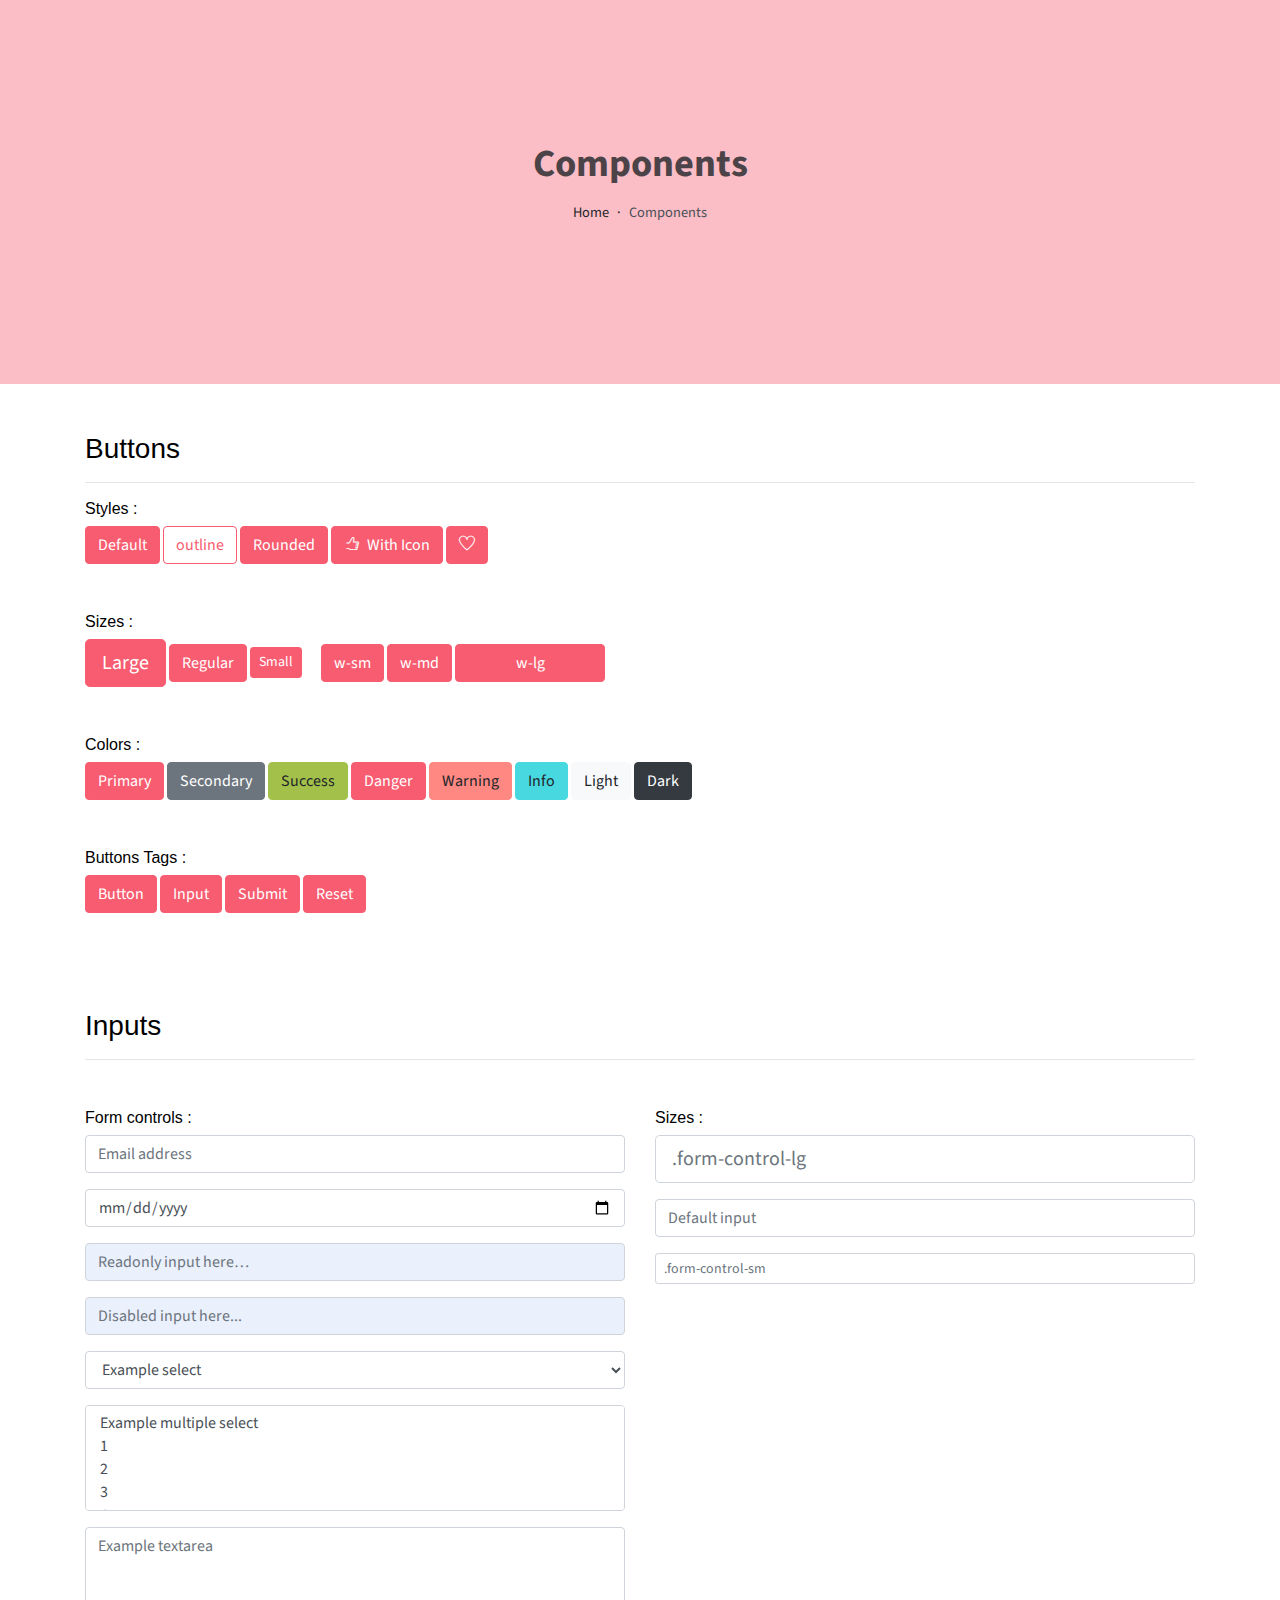
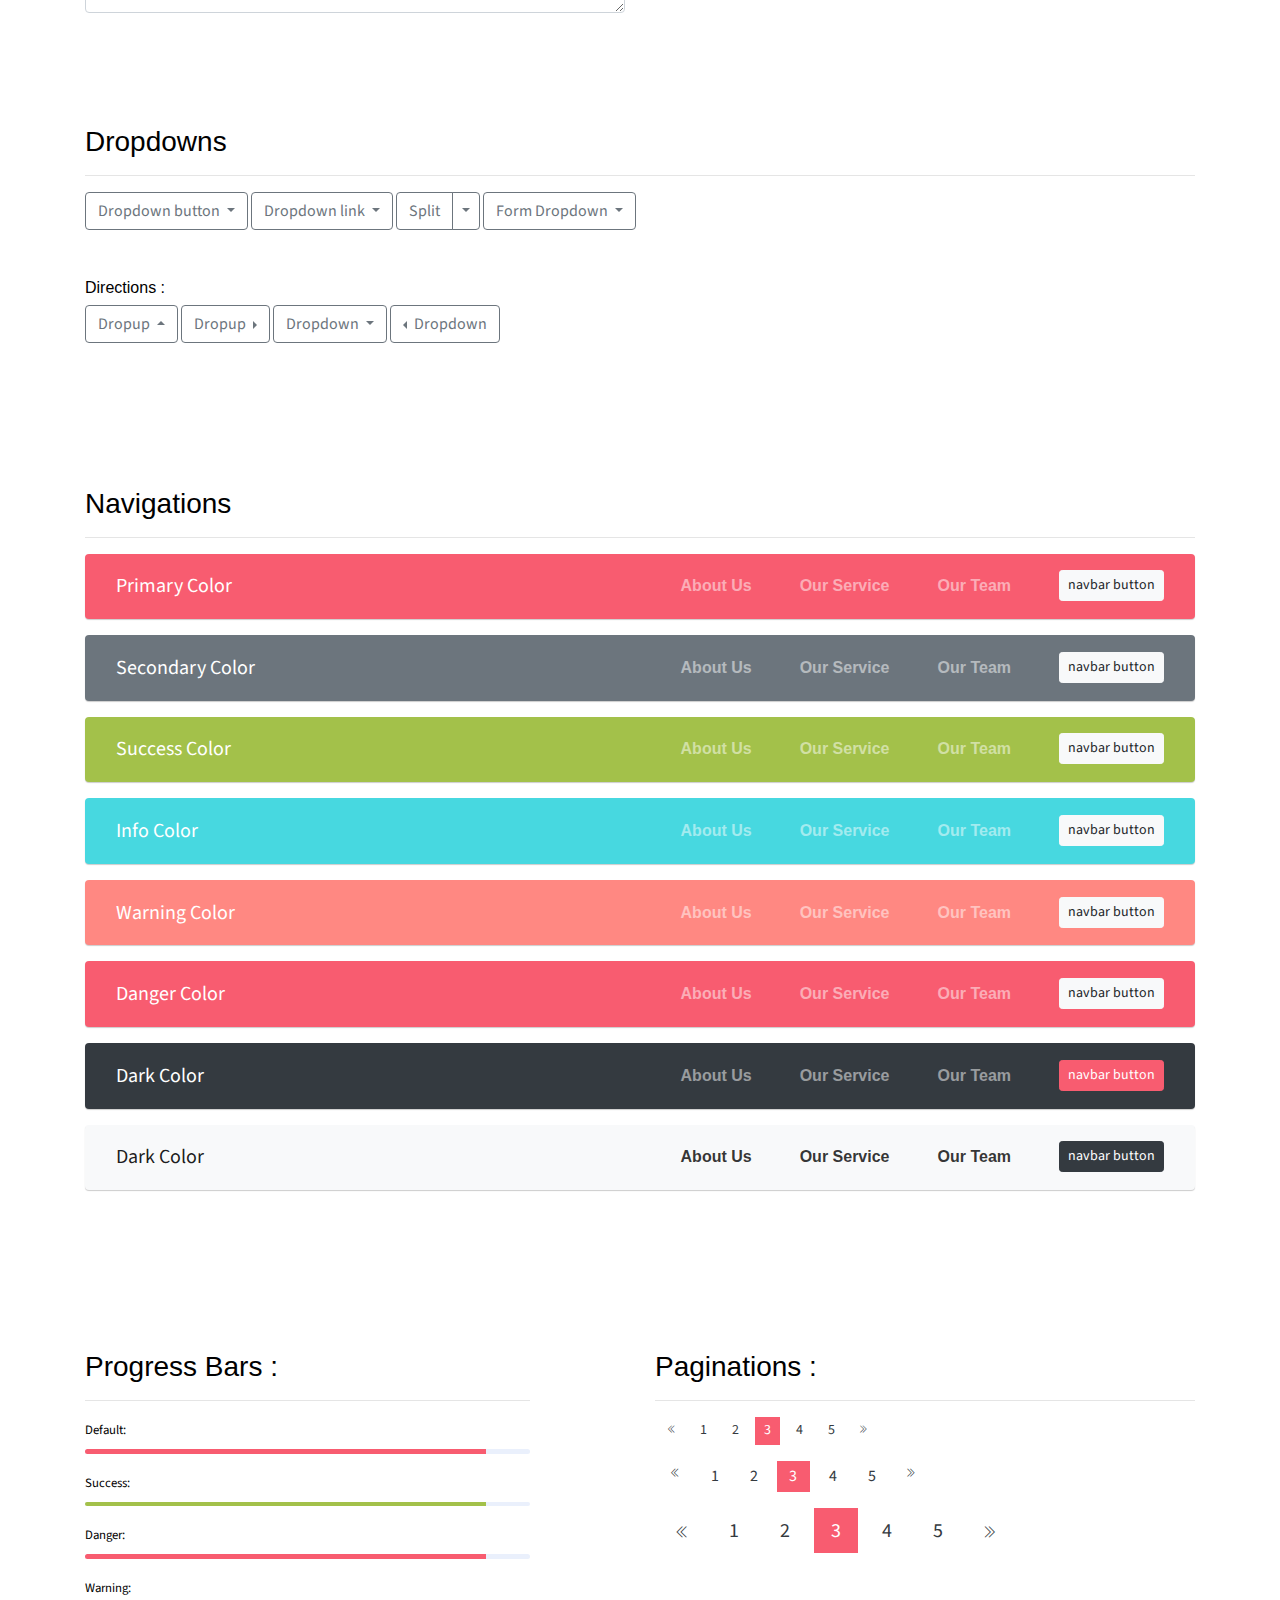
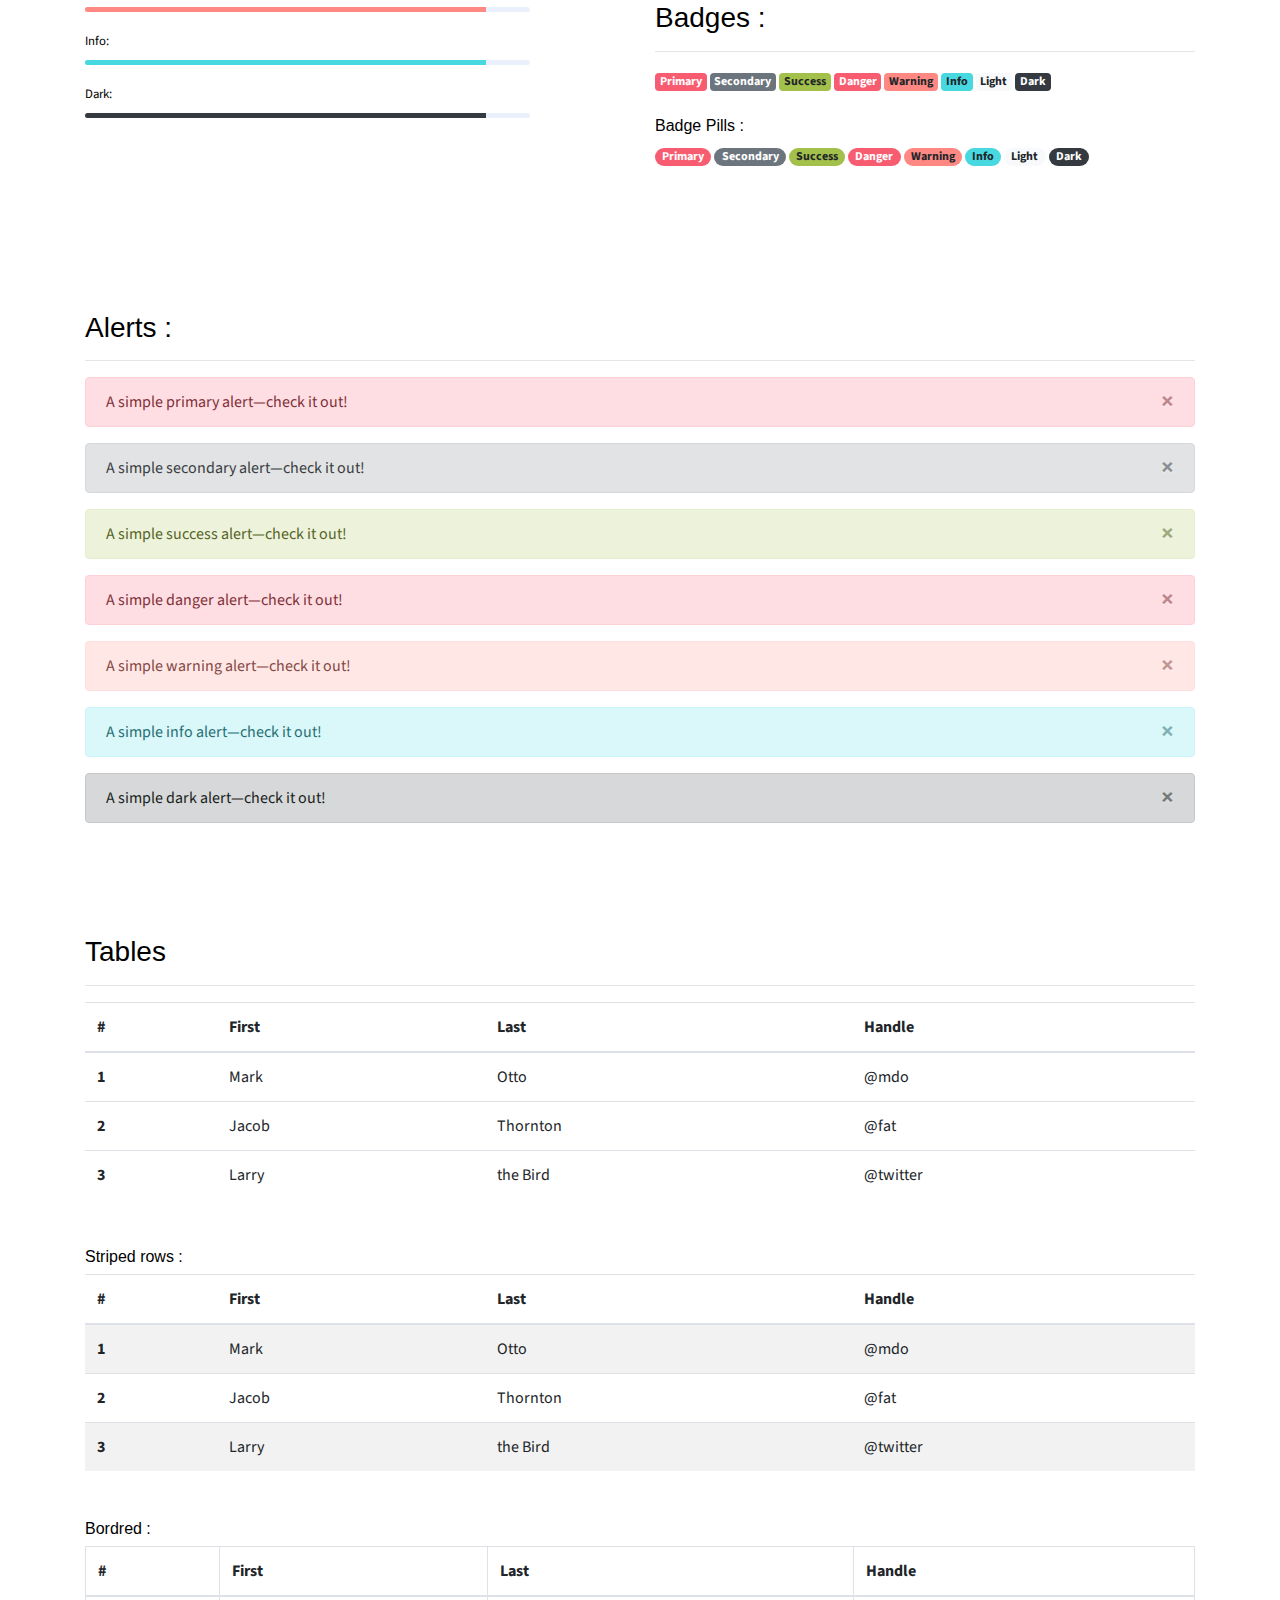
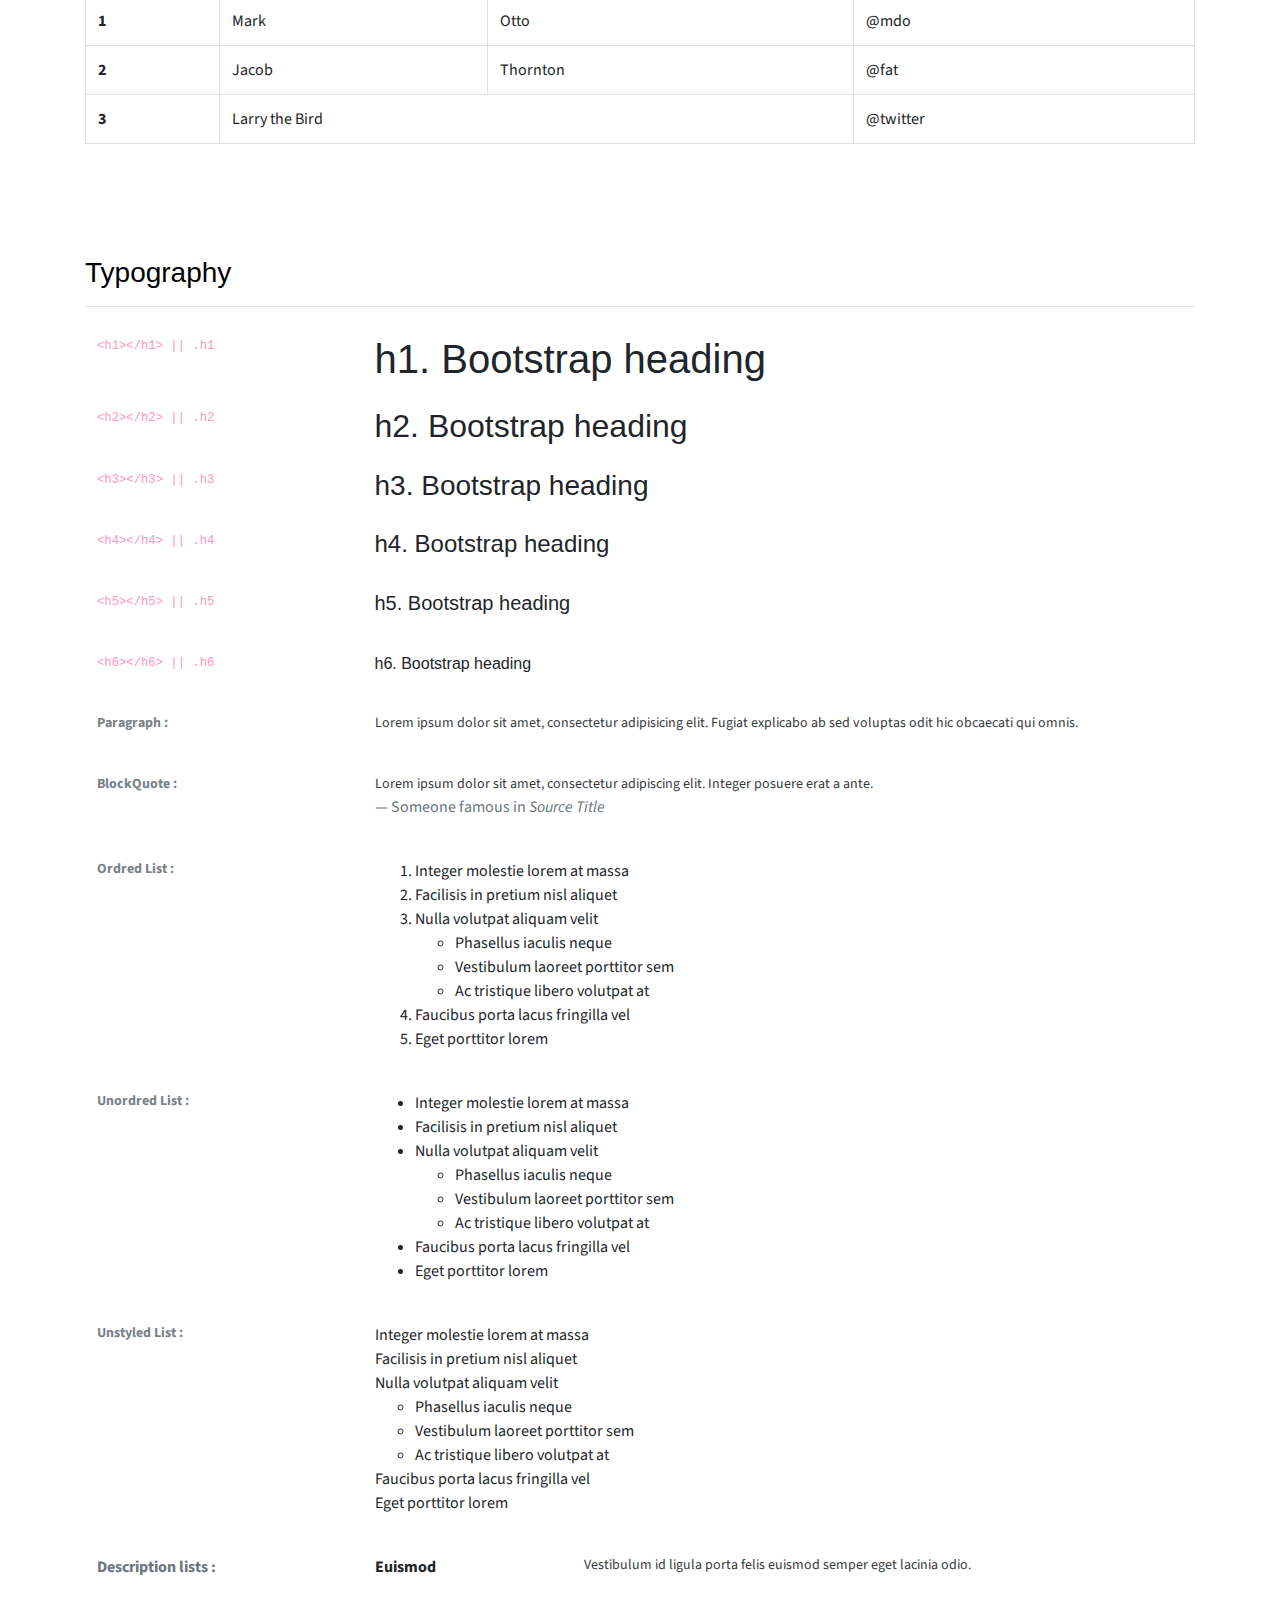
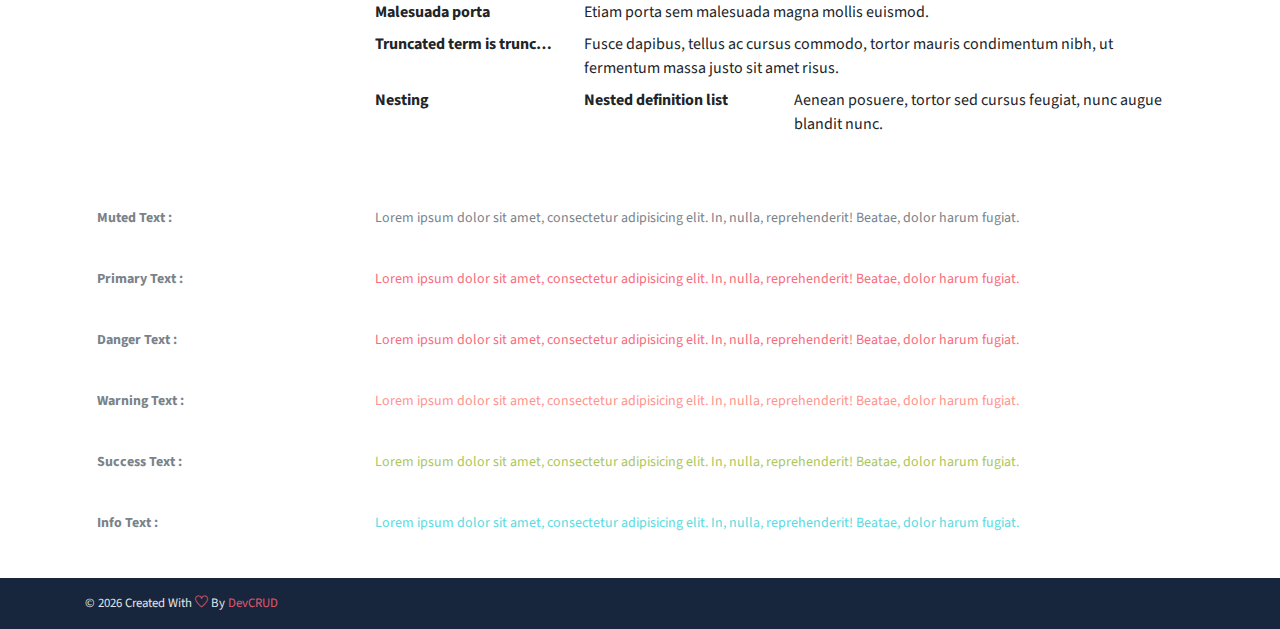
<file: components.html>
<!DOCTYPE html>
<html lang="en">
<head>
   <meta charset="utf-8">
   <meta name="viewport" content="width=device-width, initial-scale=1, shrink-to-fit=no">
   <meta name="description" content="Start your development with JohnDoe landing page.">
   <meta name="author" content="Devcrud">
   <title>JohnDoe Landing page | Components</title>
   <link rel="icon" href="assets/imgs/favicon.png" type="image/png">
   <!-- font icons -->
   <link rel="stylesheet" href="assets/vendors/themify-icons/css/themify-icons.css">
   <!-- Bootstrap + Steller  -->
   <link rel="stylesheet" href="assets/css/johndoe.css">
</head>
<body>

   <!-- Page Header -->
   <header class="header header-mini"> 
      <div class="header-title">Components</div> 
      <nav aria-label="breadcrumb">
         <ol class="breadcrumb">
            <li class="breadcrumb-item"><a href="/">Home</a></li>
            <li class="breadcrumb-item active" aria-current="page">Components</li>
         </ol>
      </nav>
   </header> <!-- End Of Page Header -->

   <!-- main content -->
   <div class="container">

      <!-- Buttons -->
      <h3 class="mt-5">Buttons</h3>
      <hr>
      <h6 class="section-secondary-title">Styles :</h6>
      <button class="btn btn-primary">Default</button>
      <button class="btn btn-outline-primary">outline</button>
      <button class="btn btn-primary rounded">Rounded</button>
      <button class="btn btn-primary rounded"><i class="ti-thumb-up pr-1"></i> With Icon</button>
      <button class="btn btn-primary circle"><i class="ti-heart"></i></button>

      <h6 class="section-secondary-title mt-5">Sizes :</h6>
      <button class="btn btn-primary btn-lg">Large</button>
      <button class="btn btn-primary ">Regular</button>
      <button class="btn btn-primary btn-sm">Small</button>
      <button class="btn btn-primary w-sm ml-3">w-sm</button>
      <button class="btn btn-primary w-md">w-md</button>
      <button class="btn btn-primary w-lg">w-lg</button>

      <h6 class="section-secondary-title mt-5">Colors :</h6>          
      <button type="button" class="btn btn-primary">Primary</button>
      <button type="button" class="btn btn-secondary">Secondary</button>
      <button type="button" class="btn btn-success">Success</button>
      <button type="button" class="btn btn-danger">Danger</button>
      <button type="button" class="btn btn-warning">Warning</button>
      <button type="button" class="btn btn-info">Info</button>
      <button type="button" class="btn btn-light">Light</button>
      <button type="button" class="btn btn-dark">Dark</button>

      <h6 class="section-secondary-title mt-5">Buttons Tags :</h6>
      <button class="btn btn-primary" type="submit">Button</button>
      <input class="btn btn-primary" type="button" value="Input">
      <input class="btn btn-primary" type="submit" value="Submit">
      <input class="btn btn-primary" type="reset" value="Reset">
      
      <!-- devider -->
      <div class="py-5"></div>

      <!-- Inputs -->
      <h3>Inputs</h3>
      <hr>
      <div class="row mt-5">
         <div class="col-md-6">
            <h6 class="section-secondary-title">Form controls :</h6>        
            <div class="form-group">
               <input type="email" class="form-control" id="exampleFormControlInput1" placeholder="Email address">
            </div>
            <div class="form-group">
               <input type="date" class="form-control" id="exampleFormControlInput1" placeholder="Date">
            </div>
            <div class="form-group">
               <input class="form-control" type="text" placeholder="Readonly input here…" readonly>
            </div>
            <div class="form-group">
               <input class="form-control" id="disabledInput" type="text" placeholder="Disabled input here..." disabled>
            </div>
            <div class="form-group">
               <select class="form-control" id="exampleFormControlSelect1">
                  <option>Example select</option>
                  <option>1</option>
                  <option>2</option>
                  <option>3</option>
                  <option>4</option>
                  <option>5</option>
               </select>
            </div>
            <div class="form-group">
               <select multiple class="form-control" id="exampleFormControlSelect2">
                  <option>Example multiple select</option>
                  <option>1</option>
                  <option>2</option>
                  <option>3</option>
                  <option>4</option>
                  <option>5</option>
               </select>
            </div>
            <div class="form-group">
               <textarea class="form-control" id="exampleFormControlTextarea1" rows="3" placeholder="Example textarea"></textarea>
            </div>
         </div>
         <div class="col-md-6">
            <h6 class="section-secondary-title">Sizes :</h6>    
            <div class="form-group">
               <input class="form-control form-control-lg" type="text" placeholder=".form-control-lg">             
            </div>
            <div class="form-group">
               <input class="form-control" type="text" placeholder="Default input">
            </div>
            <div class="form-group">
               <input class="form-control form-control-sm" type="text" placeholder=".form-control-sm"> 
            </div>
         </div>
      </div> <!-- end of inputs -->   

      <!-- devider -->
      <div class="py-5"></div>             

      <!-- Dropdowns -->
      <h3 class="components-section-title font-weight-normal">Dropdowns</h3>
      <hr>
      <div class="dropdown d-inline-block">
         <button class="btn btn-outline-secondary dropdown-toggle" type="button" id="dropdownMenuButton" data-toggle="dropdown" aria-haspopup="true" aria-expanded="false">
         Dropdown button
         </button>
         <div class="dropdown-menu" aria-labelledby="dropdownMenuButton">
         <a class="dropdown-item" href="#">Action</a>
         <a class="dropdown-item" href="#">Another action</a>
         <a class="dropdown-item" href="#">Something else here</a>
         </div>
      </div>
      <div class="dropdown d-inline-block">
         <a class="btn btn-outline-secondary dropdown-toggle" href="#" role="button" id="dropdownMenuLink" data-toggle="dropdown" aria-haspopup="true" aria-expanded="false">
            Dropdown link
         </a>
         <div class="dropdown-menu" aria-labelledby="dropdownMenuLink">
            <a class="dropdown-item" href="#">Action</a>
            <a class="dropdown-item" href="#">Another action</a>
            <a class="dropdown-item" href="#">Something else here</a>
         </div>
      </div>
      <div class="btn-group">
         <button type="button" class="btn btn-outline-secondary">Split</button>
         <button type="button" class="btn btn-outline-secondary dropdown-toggle dropdown-toggle-split" data-toggle="dropdown" aria-haspopup="true" aria-expanded="false">
         <span class="sr-only">Toggle Dropdown</span>
         </button>
         <div class="dropdown-menu">
            <a class="dropdown-item" href="#">Action</a>
            <a class="dropdown-item" href="#">Another action</a>
            <a class="dropdown-item" href="#">Something else here</a>
            <div class="dropdown-divider"></div>
            <a class="dropdown-item" href="#">Separated link</a>
         </div>
      </div>
      <div class="btn-group">
         <button class="btn btn-outline-secondary dropdown-toggle" type="button" id="dropdownMenuButton" data-toggle="dropdown" aria-haspopup="true" aria-expanded="false">
            Form Dropdown
         </button>
         <div class="dropdown-menu form">
            <form class="px-4 py-3">
               <div class="form-group">
                  <input type="email" class="form-control" id="exampleDropdownFormEmail1" placeholder="email@example.com">
               </div>
               <div class="form-group">
                  <input type="password" class="form-control" id="exampleDropdownFormPassword1" placeholder="Password">
               </div>
               <div class="form-check mb-3">
                  <input type="checkbox" class="form-check-input" id="dropdownCheck">
                  <label class="form-check-label" for="dropdownCheck">
                     Remember me
                  </label>
               </div>
               <button type="submit" class="btn btn-primary btn-block">Sign in</button>
            </form>
            <div class="dropdown-divider"></div>
            <a class="dropdown-item" href="#"><small>New around here? Sign up</small></a>
            <a class="dropdown-item" href="#"><small>Forgot password?</small></a>
         </div>
      </div>       
      <h6 class="section-secondary-title mt-5">Directions :</h6>  
      <div class="btn-group dropup">
         <button type="button" class="btn btn-outline-secondary dropdown-toggle" data-toggle="dropdown" aria-haspopup="true" aria-expanded="false">
            Dropup
         </button>
         <div class="dropdown-menu">
            <a class="dropdown-item" href="#">Action</a>
            <a class="dropdown-item" href="#">Another action</a>
            <a class="dropdown-item" href="#">Something else here</a>
            <div class="dropdown-divider"></div>
            <a class="dropdown-item" href="#">Separated link</a>
         </div>
      </div>
      <div class="btn-group dropright">
         <button type="button" class="btn btn-outline-secondary dropdown-toggle" data-toggle="dropdown" aria-haspopup="true" aria-expanded="false">
            Dropup
         </button>
         <div class="dropdown-menu">
            <a class="dropdown-item" href="#">Action</a>
            <a class="dropdown-item" href="#">Another action</a>
            <a class="dropdown-item" href="#">Something else here</a>
            <div class="dropdown-divider"></div>
            <a class="dropdown-item" href="#">Separated link</a>
         </div>
      </div>
      <div class="btn-group">
         <button type="button" class="btn btn-outline-secondary dropdown-toggle" data-toggle="dropdown" aria-haspopup="true" aria-expanded="false">
            Dropdown
         </button>
         <div class="dropdown-menu">
            <a class="dropdown-item" href="#">Action</a>
            <a class="dropdown-item" href="#">Another action</a>
            <a class="dropdown-item" href="#">Something else here</a>
            <div class="dropdown-divider"></div>
            <a class="dropdown-item" href="#">Separated link</a>
         </div>
      </div>
      <div class="btn-group dropleft">
         <button type="button" class="btn btn-outline-secondary dropdown-toggle" data-toggle="dropdown" aria-haspopup="true" aria-expanded="false">
            Dropdown
         </button>
         <div class="dropdown-menu">
            <a class="dropdown-item" href="#">Action</a>
            <a class="dropdown-item" href="#">Another action</a>
            <a class="dropdown-item" href="#">Something else here</a>
            <div class="dropdown-divider"></div>
            <a class="dropdown-item" href="#">Separated link</a>
         </div>
      </div> <!-- end of Dropdowns -->  

      <!-- devider -->
      <div class="py-5"></div>   

      <!-- navbars -->
      <h3 class="components-section-title font-weight-normal mt-5">Navigations</h3>
      <hr>
      <nav class="navbar navbar-expand-sm navbar-dark bg-primary rounded shadow mb-3">
         <div class="container">
            <a class="navbar-brand" href="#">Primary Color</a>
            <button class="navbar-toggler ml-auto" type="button" data-toggle="collapse" data-target="#navbarSupportedContent" aria-controls="navbarSupportedContent" aria-expanded="false" aria-label="Toggle navigation">
            <span class="navbar-toggler-icon"></span>
            </button>
            <div class="collapse navbar-collapse" id="navbarSupportedContent">
               <ul class="navbar-nav ml-auto"> 
                  <li class="nav-item">
                     <a class="nav-link" href="#about">About Us</a>
                  </li>
                  <li class="nav-item">
                     <a class="nav-link" href="#service">Our Service</a>
                  </li>
                  <li class="nav-item">
                     <a class="nav-link" href="#team">Our Team</a>
                  </li>
                  <li class="nav-item">
                     <a href="#book-table" class="ml-4 mt-1 btn btn-light btn-sm">navbar button</a>
                  </li>
               </ul>                       
            </div>
         </div>
      </nav>
      <nav class="navbar navbar-expand-sm navbar-dark bg-secondary rounded shadow mb-3">
         <div class="container">
            <a class="navbar-brand" href="#">Secondary Color</a>
            <button class="navbar-toggler ml-auto" type="button" data-toggle="collapse" data-target="#navbarSupportedContent" aria-controls="navbarSupportedContent" aria-expanded="false" aria-label="Toggle navigation">
            <span class="navbar-toggler-icon"></span>
            </button>
            <div class="collapse navbar-collapse" id="navbarSupportedContent">
               <ul class="navbar-nav ml-auto"> 
                  <li class="nav-item">
                     <a class="nav-link" href="#about">About Us</a>
                  </li>
                  <li class="nav-item">
                     <a class="nav-link" href="#service">Our Service</a>
                  </li>
                  <li class="nav-item">
                     <a class="nav-link" href="#team">Our Team</a>
                  </li>
                  <li class="nav-item">
                     <a href="#book-table" class="ml-4 mt-1 btn btn-light btn-sm">navbar button</a>
                  </li>
               </ul>                       
            </div>
         </div>
      </nav>
      <nav class="navbar navbar-expand-sm navbar-dark bg-success rounded shadow mb-3">
         <div class="container">
            <a class="navbar-brand" href="#">Success Color</a>
            <button class="navbar-toggler ml-auto" type="button" data-toggle="collapse" data-target="#navbarSupportedContent" aria-controls="navbarSupportedContent" aria-expanded="false" aria-label="Toggle navigation">
            <span class="navbar-toggler-icon"></span>
            </button>
            <div class="collapse navbar-collapse" id="navbarSupportedContent">
               <ul class="navbar-nav ml-auto"> 
                  <li class="nav-item">
                     <a class="nav-link" href="#about">About Us</a>
                  </li>
                  <li class="nav-item">
                     <a class="nav-link" href="#service">Our Service</a>
                  </li>
                  <li class="nav-item">
                     <a class="nav-link" href="#team">Our Team</a>
                  </li>
                  <li class="nav-item">
                     <a href="#book-table" class="ml-4 mt-1 btn btn-light btn-sm">navbar button</a>
                  </li>
               </ul>                       
            </div>
         </div>
      </nav>
      <nav class="navbar navbar-expand-sm navbar-dark bg-info rounded shadow mb-3">
         <div class="container">
            <a class="navbar-brand" href="#">Info Color</a>
            <button class="navbar-toggler ml-auto" type="button" data-toggle="collapse" data-target="#navbarSupportedContent" aria-controls="navbarSupportedContent" aria-expanded="false" aria-label="Toggle navigation">
            <span class="navbar-toggler-icon"></span>
            </button>
            <div class="collapse navbar-collapse" id="navbarSupportedContent">
               <ul class="navbar-nav ml-auto"> 
                  <li class="nav-item">
                     <a class="nav-link" href="#about">About Us</a>
                  </li>
                  <li class="nav-item">
                     <a class="nav-link" href="#service">Our Service</a>
                  </li>
                  <li class="nav-item">
                     <a class="nav-link" href="#team">Our Team</a>
                  </li>
                  <li class="nav-item">
                     <a href="#book-table" class="ml-4 mt-1 btn btn-light btn-sm">navbar button</a>
                  </li>
               </ul>                       
            </div>
         </div>
      </nav>
      <nav class="navbar navbar-expand-sm navbar-dark bg-warning rounded shadow mb-3">
         <div class="container">
            <a class="navbar-brand" href="#">Warning Color</a>
            <button class="navbar-toggler ml-auto" type="button" data-toggle="collapse" data-target="#navbarSupportedContent" aria-controls="navbarSupportedContent" aria-expanded="false" aria-label="Toggle navigation">
            <span class="navbar-toggler-icon"></span>
            </button>
            <div class="collapse navbar-collapse" id="navbarSupportedContent">
               <ul class="navbar-nav ml-auto"> 
                  <li class="nav-item">
                     <a class="nav-link" href="#about">About Us</a>
                  </li>
                  <li class="nav-item">
                     <a class="nav-link" href="#service">Our Service</a>
                  </li>
                  <li class="nav-item">
                     <a class="nav-link" href="#team">Our Team</a>
                  </li>
                  <li class="nav-item">
                     <a href="#book-table" class="ml-4 mt-1 btn btn-light btn-sm">navbar button</a>
                  </li>
               </ul>                       
            </div>
         </div>
      </nav>
      <nav class="navbar navbar-expand-sm navbar-dark bg-danger rounded shadow mb-3">
         <div class="container">
            <a class="navbar-brand" href="#">Danger Color</a>
            <button class="navbar-toggler ml-auto" type="button" data-toggle="collapse" data-target="#navbarSupportedContent" aria-controls="navbarSupportedContent" aria-expanded="false" aria-label="Toggle navigation">
            <span class="navbar-toggler-icon"></span>
            </button>
            <div class="collapse navbar-collapse" id="navbarSupportedContent">
               <ul class="navbar-nav ml-auto"> 
                  <li class="nav-item">
                     <a class="nav-link" href="#about">About Us</a>
                  </li>
                  <li class="nav-item">
                     <a class="nav-link" href="#service">Our Service</a>
                  </li>
                  <li class="nav-item">
                     <a class="nav-link" href="#team">Our Team</a>
                  </li>
                  <li class="nav-item">
                     <a href="#book-table" class="ml-4 mt-1 btn btn-light btn-sm">navbar button</a>
                  </li>
               </ul>                       
            </div>
         </div>
      </nav>
      <nav class="navbar navbar-expand-sm navbar-dark bg-dark rounded shadow mb-3">
         <div class="container">
            <a class="navbar-brand" href="#">Dark Color</a>
            <button class="navbar-toggler ml-auto" type="button" data-toggle="collapse" data-target="#navbarSupportedContent" aria-controls="navbarSupportedContent" aria-expanded="false" aria-label="Toggle navigation">
            <span class="navbar-toggler-icon"></span>
            </button>
            <div class="collapse navbar-collapse" id="navbarSupportedContent">
               <ul class="navbar-nav ml-auto"> 
                  <li class="nav-item">
                     <a class="nav-link" href="#about">About Us</a>
                  </li>
                  <li class="nav-item">
                     <a class="nav-link" href="#service">Our Service</a>
                  </li>
                  <li class="nav-item">
                     <a class="nav-link" href="#team">Our Team</a>
                  </li>
                  <li class="nav-item">
                     <a href="#book-table" class="ml-4 mt-1 btn btn-primary btn-sm">navbar button</a>
                  </li>
               </ul>                       
            </div>
         </div>
      </nav>
      <nav class="navbar navbar-expand-sm navbar-light bg-light rounded shadow mb-3">
         <div class="container">
            <a class="navbar-brand" href="#">Dark Color</a>
            <button class="navbar-toggler ml-auto" type="button" data-toggle="collapse" data-target="#navbarSupportedContent" aria-controls="navbarSupportedContent" aria-expanded="false" aria-label="Toggle navigation">
            <span class="navbar-toggler-icon"></span>
            </button>
            <div class="collapse navbar-collapse" id="navbarSupportedContent">
               <ul class="navbar-nav ml-auto"> 
                  <li class="nav-item">
                     <a class="nav-link" href="#about">About Us</a>
                  </li>
                  <li class="nav-item">
                     <a class="nav-link" href="#service">Our Service</a>
                  </li>
                  <li class="nav-item">
                     <a class="nav-link" href="#team">Our Team</a>
                  </li>
                  <li class="nav-item">
                     <a href="#book-table" class="ml-4 mt-1 btn btn-dark btn-sm">navbar button</a>
                  </li>
               </ul>                       
            </div>
         </div>
      </nav>
      <!-- End of navbars -->

      <!-- devider -->
      <div class="py-5"></div>   
      
      <!-- progress bars -->
      <div class="row justify-content-between">
         <div class="col-md-5">
            <h3 class="components-section-title font-weight-normal mt-5">Progress Bars :</h3>
            <hr>
            <small>Default: </small>
            <div class="progress mt-2 mb-3">
               <div class="progress-bar" role="progressbar" style="width: 90%" aria-valuenow="25" aria-valuemin="0" aria-valuemax="100"></div>
            </div>
            <small>Success:</small>
            <div class="progress mt-2 mb-3">
               <div class="progress-bar bg-success" role="progressbar" style="width: 90%" aria-valuenow="25" aria-valuemin="0" aria-valuemax="100"></div>
            </div>
            <small>Danger:</small>
            <div class="progress mt-2 mb-3">
               <div class="progress-bar bg-danger" role="progressbar" style="width: 90%" aria-valuenow="25" aria-valuemin="0" aria-valuemax="100"></div>
            </div>
            <small>Warning:</small>
            <div class="progress mt-2 mb-3">
               <div class="progress-bar bg-warning" role="progressbar" style="width: 90%" aria-valuenow="25" aria-valuemin="0" aria-valuemax="100"></div>
            </div>
            <small>Info:</small>
            <div class="progress mt-2 mb-3">
               <div class="progress-bar bg-info" role="progressbar" style="width: 90%" aria-valuenow="25" aria-valuemin="0" aria-valuemax="100"></div>
            </div>
            <small>Dark:</small>
            <div class="progress mt-2 mb-3">
               <div class="progress-bar bg-dark" role="progressbar" style="width: 90%" aria-valuenow="25" aria-valuemin="0" aria-valuemax="100"></div>
            </div>
         </div>
         <div class="col-md-6">
            <h3 class="components-section-title font-weight-normal mt-5">Paginations :</h3>
            <hr>
            <nav aria-label="Page navigation example">
               <ul class="pagination pagination-sm">
                  <li class="page-item"><a class="page-link" href="#"><i class="ti-angle-double-left"></i></a></li>
                  <li class="page-item"><a class="page-link" href="#">1</a></li>
                  <li class="page-item"><a class="page-link" href="#">2</a></li>
                  <li class="page-item active"><a class="page-link" href="#">3</a></li>
                  <li class="page-item"><a class="page-link" href="#">4</a></li>
                  <li class="page-item"><a class="page-link" href="#">5</a></li>
                  <li class="page-item"><a class="page-link" href="#"><i class="ti-angle-double-right"></i></a></li>
               </ul>
            </nav>
            <nav aria-label="Page navigation example">
               <ul class="pagination">
               <li class="page-item"><a class="page-link" href="#"><i class="ti-angle-double-left"></i></a></li>
                  <li class="page-item"><a class="page-link" href="#">1</a></li>
                  <li class="page-item"><a class="page-link" href="#">2</a></li>
                  <li class="page-item active"><a class="page-link" href="#">3</a></li>
                  <li class="page-item"><a class="page-link" href="#">4</a></li>
                  <li class="page-item"><a class="page-link" href="#">5</a></li>
                  <li class="page-item"><a class="page-link" href="#"><i class="ti-angle-double-right"></i></a></li>
               </ul>
            </nav>
            <nav aria-label="Page navigation example">
               <ul class="pagination pagination-lg">
                  <li class="page-item"><a class="page-link" href="#"><i class="ti-angle-double-left"></i></a></li>
                  <li class="page-item"><a class="page-link" href="#">1</a></li>
                  <li class="page-item"><a class="page-link" href="#">2</a></li>
                  <li class="page-item active"><a class="page-link" href="#">3</a></li>
                  <li class="page-item"><a class="page-link" href="#">4</a></li>
                  <li class="page-item"><a class="page-link" href="#">5</a></li>
                  <li class="page-item"><a class="page-link" href="#"><i class="ti-angle-double-right"></i></a></li>
               </ul>
            </nav>

            <!-- Badges -->
            <h3 class="components-section-title font-weight-normal mt-5">Badges :</h3>
            <hr>
            <span class="badge badge-primary">Primary</span>
            <span class="badge badge-secondary">Secondary</span>
            <span class="badge badge-success">Success</span>
            <span class="badge badge-danger">Danger</span>
            <span class="badge badge-warning">Warning</span>
            <span class="badge badge-info">Info</span>
            <span class="badge badge-light">Light</span>
            <span class="badge badge-dark">Dark</span>
            <h6 class="section-secondary-title mt-4 mb-2">Badge Pills :</h6>
            <span class="badge badge-pill badge-primary">Primary</span>
            <span class="badge badge-pill badge-secondary">Secondary</span>
            <span class="badge badge-pill badge-success">Success</span>
            <span class="badge badge-pill badge-danger">Danger</span>
            <span class="badge badge-pill badge-warning">Warning</span>
            <span class="badge badge-pill badge-info">Info</span>
            <span class="badge badge-pill badge-light">Light</span>
            <span class="badge badge-pill badge-dark">Dark</span>
         </div>
      </div> <!-- End of Progress bars -->

      <!-- devider -->
      <div class="py-5"></div>  

      <!-- Alerts -->
      <h3 class="components-section-title font-weight-normal mt-5">Alerts :</h3>
      <hr>
      <div class="alert alert-primary alert-dismissible fade show" role="alert">
         A simple primary alert—check it out!
         <button type="button" class="close" data-dismiss="alert" aria-label="Close">
            <span aria-hidden="true">&times;</span>
         </button>
      </div>
      <div class="alert alert-secondary alert-dismissible fade show" role="alert">
         A simple secondary alert—check it out!
         <button type="button" class="close" data-dismiss="alert" aria-label="Close">
            <span aria-hidden="true">&times;</span>
         </button>
      </div>
      <div class="alert alert-success alert-dismissible fade show" role="alert">
         A simple success alert—check it out!
         <button type="button" class="close" data-dismiss="alert" aria-label="Close">
            <span aria-hidden="true">&times;</span>
         </button>
      </div>
      <div class="alert alert-danger alert-dismissible fade show" role="alert">
         A simple danger alert—check it out!
         <button type="button" class="close" data-dismiss="alert" aria-label="Close">
            <span aria-hidden="true">&times;</span>
         </button>
      </div>
      <div class="alert alert-warning alert-dismissible fade show" role="alert">
         A simple warning alert—check it out!
         <button type="button" class="close" data-dismiss="alert" aria-label="Close">
            <span aria-hidden="true">&times;</span>
         </button>
      </div>
      <div class="alert alert-info alert-dismissible fade show" role="alert">
         A simple info alert—check it out!
         <button type="button" class="close" data-dismiss="alert" aria-label="Close">
            <span aria-hidden="true">&times;</span>
         </button>
      </div>
      <div class="alert alert-dark alert-dismissible fade show" role="alert">
         A simple dark alert—check it out!
         <button type="button" class="close" data-dismiss="alert" aria-label="Close">
            <span aria-hidden="true">&times;</span>
         </button>
      </div>
      <!-- end of alerts -->

      <!-- devider -->
      <div class="py-5"></div> 
   
      <!-- tables -->
      <h3 class="components-section-title">Tables</h3>
      <hr>
      <table class="table">
         <thead>
            <tr>
               <th scope="col">#</th>
               <th scope="col">First</th>
               <th scope="col">Last</th>
               <th scope="col">Handle</th>
            </tr>
         </thead>
         <tbody>
            <tr>
               <th scope="row">1</th>
               <td>Mark</td>
               <td>Otto</td>
               <td>@mdo</td>
            </tr>
            <tr>
               <th scope="row">2</th>
               <td>Jacob</td>
               <td>Thornton</td>
               <td>@fat</td>
            </tr>
            <tr>
               <th scope="row">3</th>
               <td>Larry</td>
               <td>the Bird</td>
               <td>@twitter</td>
            </tr>
         </tbody>
      </table>

      <h6 class="section-secondary-title mt-5">Striped rows :</h6>
      <table class="table table-striped">
         <thead>
            <tr>
               <th scope="col">#</th>
               <th scope="col">First</th>
               <th scope="col">Last</th>
               <th scope="col">Handle</th>
            </tr>
         </thead>
         <tbody>
            <tr>
               <th scope="row">1</th>
               <td>Mark</td>
               <td>Otto</td>
               <td>@mdo</td>
            </tr>
            <tr>
               <th scope="row">2</th>
               <td>Jacob</td>
               <td>Thornton</td>
               <td>@fat</td>
            </tr>
            <tr>
               <th scope="row">3</th>
               <td>Larry</td>
               <td>the Bird</td>
               <td>@twitter</td>
            </tr>
         </tbody>
      </table>

      <h6 class="section-secondary-title mt-5">Bordred :</h6>
      <table class="table table-bordered">
         <thead>
            <tr>
               <th scope="col">#</th>
               <th scope="col">First</th>
               <th scope="col">Last</th>
               <th scope="col">Handle</th>
            </tr>
         </thead>
         <tbody>
            <tr>
               <th scope="row">1</th>
               <td>Mark</td>
               <td>Otto</td>
               <td>@mdo</td>
            </tr>
            <tr>
               <th scope="row">2</th>
               <td>Jacob</td>
               <td>Thornton</td>
               <td>@fat</td>
            </tr>
            <tr>
               <th scope="row">3</th>
               <td colspan="2">Larry the Bird</td>
               <td>@twitter</td>
            </tr>
         </tbody>
      </table>
      <!-- end of tables -->

      <!-- devider -->
      <div class="py-5"></div> 

      <!-- typography -->
      <h3 class="components-section-title">Typography</h3>
      <hr>
     
      <table class="table table-borderless v-align-center">
         <tbody>
            <tr>
               <td>
                  <p><code class="highlighter-rouge">&lt;h1&gt;&lt;/h1&gt; || .h1</code></p>
               </td>
               <td class="w-75"><span class="h1">h1. Bootstrap heading</span></td>
            </tr>
            <tr>
               <td>
                  <p><code class="highlighter-rouge">&lt;h2&gt;&lt;/h2&gt; || .h2</code></p>
               </td>
               <td><span class="h2">h2. Bootstrap heading</span></td>
            </tr>
            <tr>
               <td>
                  <p><code class="highlighter-rouge">&lt;h3&gt;&lt;/h3&gt; || .h3</code></p>
               </td>
               <td><span class="h3">h3. Bootstrap heading</span></td>
            </tr>
            <tr>
               <td>
                  <p><code class="highlighter-rouge">&lt;h4&gt;&lt;/h4&gt; || .h4</code></p>
               </td>
               <td><span class="h4">h4. Bootstrap heading</span></td>
            </tr>
            <tr>
               <td>
                  <p><code class="highlighter-rouge">&lt;h5&gt;&lt;/h5&gt; || .h5</code></p>
               </td>
               <td><span class="h5">h5. Bootstrap heading</span></td>
            </tr>
            <tr>
               <td>
                  <p><code class="highlighter-rouge">&lt;h6&gt;&lt;/h6&gt; || .h6</code></p>
               </td>
               <td><span class="h6">h6. Bootstrap heading</span></td>
            </tr>
            <tr>
               <td>
                  <p class="font-weight-bold text-muted">Paragraph :</p>
               </td>
               <td><p>Lorem ipsum dolor sit amet, consectetur adipisicing elit. Fugiat explicabo ab sed voluptas odit hic obcaecati qui omnis.</p></td>
            </tr>
            <tr>
               <td>
                  <p class="font-weight-bold text-muted">BlockQuote :</p>
               </td>
               <td>
                  <blockquote class="blockquote">
                     <p class="mb-0">Lorem ipsum dolor sit amet, consectetur adipiscing elit. Integer posuere erat a ante.</p>
                     <footer class="blockquote-footer">Someone famous in <cite title="Source Title">Source Title</cite></footer>
                  </blockquote>
               </td>
            </tr>

            
            <tr>
               <td><p class="font-weight-bold text-muted">Ordred List :</p></td>
               <td>
                  <ol>
                     <li>Integer molestie lorem at massa</li>
                     <li>Facilisis in pretium nisl aliquet</li>
                     <li>Nulla volutpat aliquam velit
                        <ul>
                           <li>Phasellus iaculis neque</li>
                           <li>Vestibulum laoreet porttitor sem</li>
                           <li>Ac tristique libero volutpat at</li>
                        </ul>
                     </li>
                     <li>Faucibus porta lacus fringilla vel</li>
                     <li>Eget porttitor lorem</li>
                  </ol>
               </td>
            </tr>
            <tr>
               <td><p class="font-weight-bold text-muted">Unordred List :</p></td>
               <td>
                  <ul >
                     <li>Integer molestie lorem at massa</li>
                     <li>Facilisis in pretium nisl aliquet</li>
                     <li>Nulla volutpat aliquam velit
                        <ul>
                           <li>Phasellus iaculis neque</li>
                           <li>Vestibulum laoreet porttitor sem</li>
                           <li>Ac tristique libero volutpat at</li>
                        </ul>
                     </li>
                     <li>Faucibus porta lacus fringilla vel</li>
                     <li>Eget porttitor lorem</li>
                  </ul>
               </td>
            </tr>
            <tr>
               <td><p class="font-weight-bold text-muted">Unstyled List :</p></td>
               <td>
                  <ul class="list-unstyled">
                     <li>Integer molestie lorem at massa</li>
                     <li>Facilisis in pretium nisl aliquet</li>
                     <li>Nulla volutpat aliquam velit
                        <ul>
                           <li>Phasellus iaculis neque</li>
                           <li>Vestibulum laoreet porttitor sem</li>
                           <li>Ac tristique libero volutpat at</li>
                        </ul>
                     </li>
                     <li>Faucibus porta lacus fringilla vel</li>
                     <li>Eget porttitor lorem</li>
                  </ul>
               </td>
            </tr>
            <tr>
               <td class="font-weight-bold text-muted">Description lists : </td>
               <td>
                  <dl class="row">
                     <dt class="col-sm-3">Euismod</dt>
                     <dd class="col-sm-9">
                        <p>Vestibulum id ligula porta felis euismod semper eget lacinia odio.</p>
                     </dd>

                     <dt class="col-sm-3">Malesuada porta</dt>
                     <dd class="col-sm-9">Etiam porta sem malesuada magna mollis euismod.</dd>

                     <dt class="col-sm-3 text-truncate">Truncated term is truncated</dt>
                     <dd class="col-sm-9">Fusce dapibus, tellus ac cursus commodo, tortor mauris condimentum nibh, ut fermentum massa justo sit amet risus.</dd>

                     <dt class="col-sm-3">Nesting</dt>
                     <dd class="col-sm-9">
                        <dl class="row">
                           <dt class="col-sm-4">Nested definition list</dt>
                           <dd class="col-sm-8">Aenean posuere, tortor sed cursus feugiat, nunc augue blandit nunc.</dd>
                        </dl>
                     </dd>
                  </dl>
               </td>
            </tr>
            <tr>
               <td>
                  <p class="font-weight-bold text-muted">Muted Text :</p>
               </td>
               <td>
                  <p class="text-muted">Lorem ipsum dolor sit amet, consectetur adipisicing elit. In, nulla, reprehenderit! Beatae, dolor harum fugiat.</p>
               </td>
            </tr>
            <tr>
               <td>
                  <p class="font-weight-bold text-muted">Primary Text :</p>
               </td>
               <td>
                  <p class="text-primary">Lorem ipsum dolor sit amet, consectetur adipisicing elit. In, nulla, reprehenderit! Beatae, dolor harum fugiat.</p>
               </td>
            </tr>
            <tr>
               <td>
                  <p class="font-weight-bold text-muted">Danger Text :</p>
               </td>
               <td>
                  <p class="text-danger">Lorem ipsum dolor sit amet, consectetur adipisicing elit. In, nulla, reprehenderit! Beatae, dolor harum fugiat.</p>
               </td>
            </tr>
            <tr>
               <td>
                  <p class="font-weight-bold text-muted">Warning Text :</p>
               </td>
               <td>
                  <p class="text-warning">Lorem ipsum dolor sit amet, consectetur adipisicing elit. In, nulla, reprehenderit! Beatae, dolor harum fugiat.</p>
               </td>
            </tr>
            <tr>
               <td>
                  <p class="font-weight-bold text-muted">Success Text :</p>
               </td>
               <td>
                  <p class="text-success">Lorem ipsum dolor sit amet, consectetur adipisicing elit. In, nulla, reprehenderit! Beatae, dolor harum fugiat.</p>
               </td>
            </tr>
            <tr>
               <td>
                  <p class="font-weight-bold text-muted">Info Text :</p>
               </td>
               <td>
                  <p class="text-info">Lorem ipsum dolor sit amet, consectetur adipisicing elit. In, nulla, reprehenderit! Beatae, dolor harum fugiat.</p>
               </td>
            </tr>
         </tbody>
      </table>
   </div>
   <!-- end of typography -->

   <!-- Page Footer -->
   <footer class="footer py-3">
        <div class="container">
            <p class="small mb-0 text-light">
                &copy; <script>document.write(new Date().getFullYear())</script> Created With <i class="ti-heart text-danger"></i> By <a href="http://devcrud.com" target="_blank"><span class="text-danger" title="Bootstrap 4 Themes and Dashboards">DevCRUD</span></a> 
            </p>
        </div>
    </footer>
   <!-- End of Page Footer -->  
   
   <!-- core  -->
   <script src="assets/vendors/jquery/jquery-3.4.1.js"></script>
   <script src="assets/vendors/bootstrap/bootstrap.bundle.js"></script>

</body>
</html>
</file>
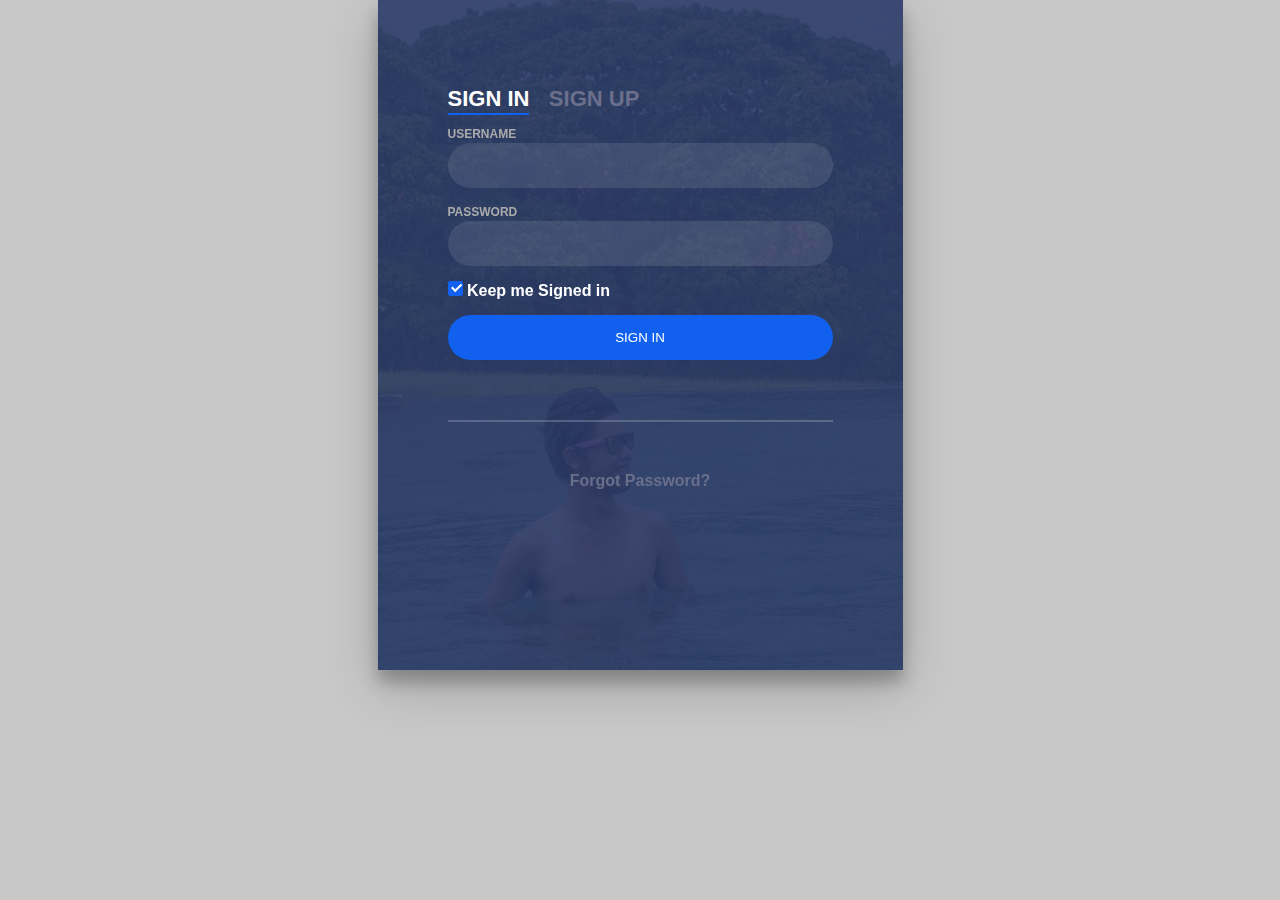
<file: login/login.html>
<!DOCTYPE html>
<html lang="en">
<head>
    <meta charset="UTF-8">
    <meta http-equiv="X-UA-Compatible" content="IE=edge">
    <meta name="viewport" content="width=device-width, initial-scale=1.0">
    <link rel="stylesheet" href="style.css">
    <title>Welcome</title>

</head>
<body>
    <div class="login-wrap">
        <div class="login-html">
            <input id="tab-1" type="radio" name="tab" class="sign-in" checked><label for="tab-1" class="tab">Sign In</label>
            <input id="tab-2" type="radio" name="tab" class="sign-up"><label for="tab-2" class="tab">Sign Up</label>
            <div class="login-form">
                <div class="sign-in-htm">
                    <div class="group">
                        <label for="user" class="label">Username</label>
                        <input id="user" type="text" class="input">
                    </div>
                    <div class="group">
                        <label for="pass" class="label">Password</label>
                        <input id="pass" type="password" class="input" data-type="password">
                    </div>
                    <div class="group">
                        <input id="check" type="checkbox" class="check" checked>
                        <label for="check"><span class="icon"></span> Keep me Signed in</label>
                    </div>
                    <div class="group">
                        <input type="submit" class="button" value="Sign In" onclick="signin()">
                    </div>
                    <div class="hr"></div>
                    <div class="foot-lnk">
                        <a href="#forgot">Forgot Password?</a>
                    </div>
                </div>
                <div class="sign-up-htm">
                    <div class="group">
                        <label for="firstname" class="label">First Name</label>
                        <input id="firstname" type="text" class="input">
                    </div>
                    <div class="group">
                        <label for="lastname" class="label">Last Name</label>
                        <input id="lastname" type="text" class="input">
                    </div>
                    <div class="group">
                        <label for="password" class="label">Password</label>
                        <input id="password" type="password" class="input" data-type="password">
                    </div>
                   
                    <div class="group">
                        <label for="email" class="label">Email Address</label>
                        <input id="email" type="text" class="input">
                    </div>
                    <div class="group">
                        <button onclick="register()">Register</button>
                    </div>
                    <div class="hr"></div>
                    <div class="foot-lnk">
                        <label for="tab-1">Already Member?</a>
                    </div>
                </div>
            </div>
        </div>
    </div>
</body>


</html>
</file>
<file: assets/vendors/themify-icons/css/themify-icons.css>
@font-face {
	font-family: 'themify';
	src:url("../fonts/themify.eot?-fvbane");
	src:url("../fonts/themify.eot?#iefix-fvbane") format("embedded-opentype"),
		url("../fonts/themify.woff?-fvbane") format("woff"),
		url("../fonts/themify.ttf?-fvbane") format("truetype"),
		url("../fonts/themify.svg?-fvbane#themify") format("svg");
	font-weight: normal;
	font-style: normal;
}

[class^="ti-"], [class*=" ti-"] {
	font-family: 'themify';
	speak: none;
	font-style: normal;
	font-weight: normal;
	font-variant: normal;
	text-transform: none;
	line-height: 1;

	/* Better Font Rendering =========== */
	-webkit-font-smoothing: antialiased;
	-moz-osx-font-smoothing: grayscale;
}

.ti-wand:before {
	content: "\e600";
}
.ti-volume:before {
	content: "\e601";
}
.ti-user:before {
	content: "\e602";
}
.ti-unlock:before {
	content: "\e603";
}
.ti-unlink:before {
	content: "\e604";
}
.ti-trash:before {
	content: "\e605";
}
.ti-thought:before {
	content: "\e606";
}
.ti-target:before {
	content: "\e607";
}
.ti-tag:before {
	content: "\e608";
}
.ti-tablet:before {
	content: "\e609";
}
.ti-star:before {
	content: "\e60a";
}
.ti-spray:before {
	content: "\e60b";
}
.ti-signal:before {
	content: "\e60c";
}
.ti-shopping-cart:before {
	content: "\e60d";
}
.ti-shopping-cart-full:before {
	content: "\e60e";
}
.ti-settings:before {
	content: "\e60f";
}
.ti-search:before {
	content: "\e610";
}
.ti-zoom-in:before {
	content: "\e611";
}
.ti-zoom-out:before {
	content: "\e612";
}
.ti-cut:before {
	content: "\e613";
}
.ti-ruler:before {
	content: "\e614";
}
.ti-ruler-pencil:before {
	content: "\e615";
}
.ti-ruler-alt:before {
	content: "\e616";
}
.ti-bookmark:before {
	content: "\e617";
}
.ti-bookmark-alt:before {
	content: "\e618";
}
.ti-reload:before {
	content: "\e619";
}
.ti-plus:before {
	content: "\e61a";
}
.ti-pin:before {
	content: "\e61b";
}
.ti-pencil:before {
	content: "\e61c";
}
.ti-pencil-alt:before {
	content: "\e61d";
}
.ti-paint-roller:before {
	content: "\e61e";
}
.ti-paint-bucket:before {
	content: "\e61f";
}
.ti-na:before {
	content: "\e620";
}
.ti-mobile:before {
	content: "\e621";
}
.ti-minus:before {
	content: "\e622";
}
.ti-medall:before {
	content: "\e623";
}
.ti-medall-alt:before {
	content: "\e624";
}
.ti-marker:before {
	content: "\e625";
}
.ti-marker-alt:before {
	content: "\e626";
}
.ti-arrow-up:before {
	content: "\e627";
}
.ti-arrow-right:before {
	content: "\e628";
}
.ti-arrow-left:before {
	content: "\e629";
}
.ti-arrow-down:before {
	content: "\e62a";
}
.ti-lock:before {
	content: "\e62b";
}
.ti-location-arrow:before {
	content: "\e62c";
}
.ti-link:before {
	content: "\e62d";
}
.ti-layout:before {
	content: "\e62e";
}
.ti-layers:before {
	content: "\e62f";
}
.ti-layers-alt:before {
	content: "\e630";
}
.ti-key:before {
	content: "\e631";
}
.ti-import:before {
	content: "\e632";
}
.ti-image:before {
	content: "\e633";
}
.ti-heart:before {
	content: "\e634";
}
.ti-heart-broken:before {
	content: "\e635";
}
.ti-hand-stop:before {
	content: "\e636";
}
.ti-hand-open:before {
	content: "\e637";
}
.ti-hand-drag:before {
	content: "\e638";
}
.ti-folder:before {
	content: "\e639";
}
.ti-flag:before {
	content: "\e63a";
}
.ti-flag-alt:before {
	content: "\e63b";
}
.ti-flag-alt-2:before {
	content: "\e63c";
}
.ti-eye:before {
	content: "\e63d";
}
.ti-export:before {
	content: "\e63e";
}
.ti-exchange-vertical:before {
	content: "\e63f";
}
.ti-desktop:before {
	content: "\e640";
}
.ti-cup:before {
	content: "\e641";
}
.ti-crown:before {
	content: "\e642";
}
.ti-comments:before {
	content: "\e643";
}
.ti-comment:before {
	content: "\e644";
}
.ti-comment-alt:before {
	content: "\e645";
}
.ti-close:before {
	content: "\e646";
}
.ti-clip:before {
	content: "\e647";
}
.ti-angle-up:before {
	content: "\e648";
}
.ti-angle-right:before {
	content: "\e649";
}
.ti-angle-left:before {
	content: "\e64a";
}
.ti-angle-down:before {
	content: "\e64b";
}
.ti-check:before {
	content: "\e64c";
}
.ti-check-box:before {
	content: "\e64d";
}
.ti-camera:before {
	content: "\e64e";
}
.ti-announcement:before {
	content: "\e64f";
}
.ti-brush:before {
	content: "\e650";
}
.ti-briefcase:before {
	content: "\e651";
}
.ti-bolt:before {
	content: "\e652";
}
.ti-bolt-alt:before {
	content: "\e653";
}
.ti-blackboard:before {
	content: "\e654";
}
.ti-bag:before {
	content: "\e655";
}
.ti-move:before {
	content: "\e656";
}
.ti-arrows-vertical:before {
	content: "\e657";
}
.ti-arrows-horizontal:before {
	content: "\e658";
}
.ti-fullscreen:before {
	content: "\e659";
}
.ti-arrow-top-right:before {
	content: "\e65a";
}
.ti-arrow-top-left:before {
	content: "\e65b";
}
.ti-arrow-circle-up:before {
	content: "\e65c";
}
.ti-arrow-circle-right:before {
	content: "\e65d";
}
.ti-arrow-circle-left:before {
	content: "\e65e";
}
.ti-arrow-circle-down:before {
	content: "\e65f";
}
.ti-angle-double-up:before {
	content: "\e660";
}
.ti-angle-double-right:before {
	content: "\e661";
}
.ti-angle-double-left:before {
	content: "\e662";
}
.ti-angle-double-down:before {
	content: "\e663";
}
.ti-zip:before {
	content: "\e664";
}
.ti-world:before {
	content: "\e665";
}
.ti-wheelchair:before {
	content: "\e666";
}
.ti-view-list:before {
	content: "\e667";
}
.ti-view-list-alt:before {
	content: "\e668";
}
.ti-view-grid:before {
	content: "\e669";
}
.ti-uppercase:before {
	content: "\e66a";
}
.ti-upload:before {
	content: "\e66b";
}
.ti-underline:before {
	content: "\e66c";
}
.ti-truck:before {
	content: "\e66d";
}
.ti-timer:before {
	content: "\e66e";
}
.ti-ticket:before {
	content: "\e66f";
}
.ti-thumb-up:before {
	content: "\e670";
}
.ti-thumb-down:before {
	content: "\e671";
}
.ti-text:before {
	content: "\e672";
}
.ti-stats-up:before {
	content: "\e673";
}
.ti-stats-down:before {
	content: "\e674";
}
.ti-split-v:before {
	content: "\e675";
}
.ti-split-h:before {
	content: "\e676";
}
.ti-smallcap:before {
	content: "\e677";
}
.ti-shine:before {
	content: "\e678";
}
.ti-shift-right:before {
	content: "\e679";
}
.ti-shift-left:before {
	content: "\e67a";
}
.ti-shield:before {
	content: "\e67b";
}
.ti-notepad:before {
	content: "\e67c";
}
.ti-server:before {
	content: "\e67d";
}
.ti-quote-right:before {
	content: "\e67e";
}
.ti-quote-left:before {
	content: "\e67f";
}
.ti-pulse:before {
	content: "\e680";
}
.ti-printer:before {
	content: "\e681";
}
.ti-power-off:before {
	content: "\e682";
}
.ti-plug:before {
	content: "\e683";
}
.ti-pie-chart:before {
	content: "\e684";
}
.ti-paragraph:before {
	content: "\e685";
}
.ti-panel:before {
	content: "\e686";
}
.ti-package:before {
	content: "\e687";
}
.ti-music:before {
	content: "\e688";
}
.ti-music-alt:before {
	content: "\e689";
}
.ti-mouse:before {
	content: "\e68a";
}
.ti-mouse-alt:before {
	content: "\e68b";
}
.ti-money:before {
	content: "\e68c";
}
.ti-microphone:before {
	content: "\e68d";
}
.ti-menu:before {
	content: "\e68e";
}
.ti-menu-alt:before {
	content: "\e68f";
}
.ti-map:before {
	content: "\e690";
}
.ti-map-alt:before {
	content: "\e691";
}
.ti-loop:before {
	content: "\e692";
}
.ti-location-pin:before {
	content: "\e693";
}
.ti-list:before {
	content: "\e694";
}
.ti-light-bulb:before {
	content: "\e695";
}
.ti-Italic:before {
	content: "\e696";
}
.ti-info:before {
	content: "\e697";
}
.ti-infinite:before {
	content: "\e698";
}
.ti-id-badge:before {
	content: "\e699";
}
.ti-hummer:before {
	content: "\e69a";
}
.ti-home:before {
	content: "\e69b";
}
.ti-help:before {
	content: "\e69c";
}
.ti-headphone:before {
	content: "\e69d";
}
.ti-harddrives:before {
	content: "\e69e";
}
.ti-harddrive:before {
	content: "\e69f";
}
.ti-gift:before {
	content: "\e6a0";
}
.ti-game:before {
	content: "\e6a1";
}
.ti-filter:before {
	content: "\e6a2";
}
.ti-files:before {
	content: "\e6a3";
}
.ti-file:before {
	content: "\e6a4";
}
.ti-eraser:before {
	content: "\e6a5";
}
.ti-envelope:before {
	content: "\e6a6";
}
.ti-download:before {
	content: "\e6a7";
}
.ti-direction:before {
	content: "\e6a8";
}
.ti-direction-alt:before {
	content: "\e6a9";
}
.ti-dashboard:before {
	content: "\e6aa";
}
.ti-control-stop:before {
	content: "\e6ab";
}
.ti-control-shuffle:before {
	content: "\e6ac";
}
.ti-control-play:before {
	content: "\e6ad";
}
.ti-control-pause:before {
	content: "\e6ae";
}
.ti-control-forward:before {
	content: "\e6af";
}
.ti-control-backward:before {
	content: "\e6b0";
}
.ti-cloud:before {
	content: "\e6b1";
}
.ti-cloud-up:before {
	content: "\e6b2";
}
.ti-cloud-down:before {
	content: "\e6b3";
}
.ti-clipboard:before {
	content: "\e6b4";
}
.ti-car:before {
	content: "\e6b5";
}
.ti-calendar:before {
	content: "\e6b6";
}
.ti-book:before {
	content: "\e6b7";
}
.ti-bell:before {
	content: "\e6b8";
}
.ti-basketball:before {
	content: "\e6b9";
}
.ti-bar-chart:before {
	content: "\e6ba";
}
.ti-bar-chart-alt:before {
	content: "\e6bb";
}
.ti-back-right:before {
	content: "\e6bc";
}
.ti-back-left:before {
	content: "\e6bd";
}
.ti-arrows-corner:before {
	content: "\e6be";
}
.ti-archive:before {
	content: "\e6bf";
}
.ti-anchor:before {
	content: "\e6c0";
}
.ti-align-right:before {
	content: "\e6c1";
}
.ti-align-left:before {
	content: "\e6c2";
}
.ti-align-justify:before {
	content: "\e6c3";
}
.ti-align-center:before {
	content: "\e6c4";
}
.ti-alert:before {
	content: "\e6c5";
}
.ti-alarm-clock:before {
	content: "\e6c6";
}
.ti-agenda:before {
	content: "\e6c7";
}
.ti-write:before {
	content: "\e6c8";
}
.ti-window:before {
	content: "\e6c9";
}
.ti-widgetized:before {
	content: "\e6ca";
}
.ti-widget:before {
	content: "\e6cb";
}
.ti-widget-alt:before {
	content: "\e6cc";
}
.ti-wallet:before {
	content: "\e6cd";
}
.ti-video-clapper:before {
	content: "\e6ce";
}
.ti-video-camera:before {
	content: "\e6cf";
}
.ti-vector:before {
	content: "\e6d0";
}
.ti-themify-logo:before {
	content: "\e6d1";
}
.ti-themify-favicon:before {
	content: "\e6d2";
}
.ti-themify-favicon-alt:before {
	content: "\e6d3";
}
.ti-support:before {
	content: "\e6d4";
}
.ti-stamp:before {
	content: "\e6d5";
}
.ti-split-v-alt:before {
	content: "\e6d6";
}
.ti-slice:before {
	content: "\e6d7";
}
.ti-shortcode:before {
	content: "\e6d8";
}
.ti-shift-right-alt:before {
	content: "\e6d9";
}
.ti-shift-left-alt:before {
	content: "\e6da";
}
.ti-ruler-alt-2:before {
	content: "\e6db";
}
.ti-receipt:before {
	content: "\e6dc";
}
.ti-pin2:before {
	content: "\e6dd";
}
.ti-pin-alt:before {
	content: "\e6de";
}
.ti-pencil-alt2:before {
	content: "\e6df";
}
.ti-palette:before {
	content: "\e6e0";
}
.ti-more:before {
	content: "\e6e1";
}
.ti-more-alt:before {
	content: "\e6e2";
}
.ti-microphone-alt:before {
	content: "\e6e3";
}
.ti-magnet:before {
	content: "\e6e4";
}
.ti-line-double:before {
	content: "\e6e5";
}
.ti-line-dotted:before {
	content: "\e6e6";
}
.ti-line-dashed:before {
	content: "\e6e7";
}
.ti-layout-width-full:before {
	content: "\e6e8";
}
.ti-layout-width-default:before {
	content: "\e6e9";
}
.ti-layout-width-default-alt:before {
	content: "\e6ea";
}
.ti-layout-tab:before {
	content: "\e6eb";
}
.ti-layout-tab-window:before {
	content: "\e6ec";
}
.ti-layout-tab-v:before {
	content: "\e6ed";
}
.ti-layout-tab-min:before {
	content: "\e6ee";
}
.ti-layout-slider:before {
	content: "\e6ef";
}
.ti-layout-slider-alt:before {
	content: "\e6f0";
}
.ti-layout-sidebar-right:before {
	content: "\e6f1";
}
.ti-layout-sidebar-none:before {
	content: "\e6f2";
}
.ti-layout-sidebar-left:before {
	content: "\e6f3";
}
.ti-layout-placeholder:before {
	content: "\e6f4";
}
.ti-layout-menu:before {
	content: "\e6f5";
}
.ti-layout-menu-v:before {
	content: "\e6f6";
}
.ti-layout-menu-separated:before {
	content: "\e6f7";
}
.ti-layout-menu-full:before {
	content: "\e6f8";
}
.ti-layout-media-right-alt:before {
	content: "\e6f9";
}
.ti-layout-media-right:before {
	content: "\e6fa";
}
.ti-layout-media-overlay:before {
	content: "\e6fb";
}
.ti-layout-media-overlay-alt:before {
	content: "\e6fc";
}
.ti-layout-media-overlay-alt-2:before {
	content: "\e6fd";
}
.ti-layout-media-left-alt:before {
	content: "\e6fe";
}
.ti-layout-media-left:before {
	content: "\e6ff";
}
.ti-layout-media-center-alt:before {
	content: "\e700";
}
.ti-layout-media-center:before {
	content: "\e701";
}
.ti-layout-list-thumb:before {
	content: "\e702";
}
.ti-layout-list-thumb-alt:before {
	content: "\e703";
}
.ti-layout-list-post:before {
	content: "\e704";
}
.ti-layout-list-large-image:before {
	content: "\e705";
}
.ti-layout-line-solid:before {
	content: "\e706";
}
.ti-layout-grid4:before {
	content: "\e707";
}
.ti-layout-grid3:before {
	content: "\e708";
}
.ti-layout-grid2:before {
	content: "\e709";
}
.ti-layout-grid2-thumb:before {
	content: "\e70a";
}
.ti-layout-cta-right:before {
	content: "\e70b";
}
.ti-layout-cta-left:before {
	content: "\e70c";
}
.ti-layout-cta-center:before {
	content: "\e70d";
}
.ti-layout-cta-btn-right:before {
	content: "\e70e";
}
.ti-layout-cta-btn-left:before {
	content: "\e70f";
}
.ti-layout-column4:before {
	content: "\e710";
}
.ti-layout-column3:before {
	content: "\e711";
}
.ti-layout-column2:before {
	content: "\e712";
}
.ti-layout-accordion-separated:before {
	content: "\e713";
}
.ti-layout-accordion-merged:before {
	content: "\e714";
}
.ti-layout-accordion-list:before {
	content: "\e715";
}
.ti-ink-pen:before {
	content: "\e716";
}
.ti-info-alt:before {
	content: "\e717";
}
.ti-help-alt:before {
	content: "\e718";
}
.ti-headphone-alt:before {
	content: "\e719";
}
.ti-hand-point-up:before {
	content: "\e71a";
}
.ti-hand-point-right:before {
	content: "\e71b";
}
.ti-hand-point-left:before {
	content: "\e71c";
}
.ti-hand-point-down:before {
	content: "\e71d";
}
.ti-gallery:before {
	content: "\e71e";
}
.ti-face-smile:before {
	content: "\e71f";
}
.ti-face-sad:before {
	content: "\e720";
}
.ti-credit-card:before {
	content: "\e721";
}
.ti-control-skip-forward:before {
	content: "\e722";
}
.ti-control-skip-backward:before {
	content: "\e723";
}
.ti-control-record:before {
	content: "\e724";
}
.ti-control-eject:before {
	content: "\e725";
}
.ti-comments-smiley:before {
	content: "\e726";
}
.ti-brush-alt:before {
	content: "\e727";
}
.ti-youtube:before {
	content: "\e728";
}
.ti-vimeo:before {
	content: "\e729";
}
.ti-twitter:before {
	content: "\e72a";
}
.ti-time:before {
	content: "\e72b";
}
.ti-tumblr:before {
	content: "\e72c";
}
.ti-skype:before {
	content: "\e72d";
}
.ti-share:before {
	content: "\e72e";
}
.ti-share-alt:before {
	content: "\e72f";
}
.ti-rocket:before {
	content: "\e730";
}
.ti-pinterest:before {
	content: "\e731";
}
.ti-new-window:before {
	content: "\e732";
}
.ti-microsoft:before {
	content: "\e733";
}
.ti-list-ol:before {
	content: "\e734";
}
.ti-linkedin:before {
	content: "\e735";
}
.ti-layout-sidebar-2:before {
	content: "\e736";
}
.ti-layout-grid4-alt:before {
	content: "\e737";
}
.ti-layout-grid3-alt:before {
	content: "\e738";
}
.ti-layout-grid2-alt:before {
	content: "\e739";
}
.ti-layout-column4-alt:before {
	content: "\e73a";
}
.ti-layout-column3-alt:before {
	content: "\e73b";
}
.ti-layout-column2-alt:before {
	content: "\e73c";
}
.ti-instagram:before {
	content: "\e73d";
}
.ti-google:before {
	content: "\e73e";
}
.ti-github:before {
	content: "\e73f";
}
.ti-flickr:before {
	content: "\e740";
}
.ti-facebook:before {
	content: "\e741";
}
.ti-dropbox:before {
	content: "\e742";
}
.ti-dribbble:before {
	content: "\e743";
}
.ti-apple:before {
	content: "\e744";
}
.ti-android:before {
	content: "\e745";
}
.ti-save:before {
	content: "\e746";
}
.ti-save-alt:before {
	content: "\e747";
}
.ti-yahoo:before {
	content: "\e748";
}
.ti-wordpress:before {
	content: "\e749";
}
.ti-vimeo-alt:before {
	content: "\e74a";
}
.ti-twitter-alt:before {
	content: "\e74b";
}
.ti-tumblr-alt:before {
	content: "\e74c";
}
.ti-trello:before {
	content: "\e74d";
}
.ti-stack-overflow:before {
	content: "\e74e";
}
.ti-soundcloud:before {
	content: "\e74f";
}
.ti-sharethis:before {
	content: "\e750";
}
.ti-sharethis-alt:before {
	content: "\e751";
}
.ti-reddit:before {
	content: "\e752";
}
.ti-pinterest-alt:before {
	content: "\e753";
}
.ti-microsoft-alt:before {
	content: "\e754";
}
.ti-linux:before {
	content: "\e755";
}
.ti-jsfiddle:before {
	content: "\e756";
}
.ti-joomla:before {
	content: "\e757";
}
.ti-html5:before {
	content: "\e758";
}
.ti-flickr-alt:before {
	content: "\e759";
}
.ti-email:before {
	content: "\e75a";
}
.ti-drupal:before {
	content: "\e75b";
}
.ti-dropbox-alt:before {
	content: "\e75c";
}
.ti-css3:before {
	content: "\e75d";
}
.ti-rss:before {
	content: "\e75e";
}
.ti-rss-alt:before {
	content: "\e75f";
}
</file>
<file: assets/css/johndoe.css>
@charset "UTF-8";
@import url("https://fonts.googleapis.com/css?family=Source+Sans+Pro:200,200i,300,300i,400,400i,600,600i,700,700i,900,900i&display=swap");
:root {
  --blue: #79A9F5;
  --indigo: #C45F90;
  --purple: #A16AE8;
  --pink: #FC8BC0;
  --red: #F85C70;
  --orange: #FF8882;
  --yellow: #FAD02C;
  --green: #A3C14A;
  --teal: #20c997;
  --cyan: #47D8E0;
  --white: #fff;
  --gray: #6c757d;
  --gray-dark: #343a40;
  --primary: #F85C70;
  --dark: #575757 ;
  --secondary: #6c757d;
  --success: #A3C14A;
  --info: #47D8E0;
  --warning: #FF8882;
  --danger: #F85C70;
  --light: #f8f9fa;
  --dark: #343a40;
  --breakpoint-xs: 0;
  --breakpoint-sm: 576px;
  --breakpoint-md: 768px;
  --breakpoint-lg: 992px;
  --breakpoint-xl: 1200px;
  --font-family-sans-serif: "Source Sans Pro", sans-serif;
  --font-family-monospace: SFMono-Regular, Menlo, Monaco, Consolas, "Liberation Mono", "Courier New", monospace;
}

*,
*::before,
*::after {
  box-sizing: border-box;
}

html {
  font-family: sans-serif;
  line-height: 1.15;
  -webkit-text-size-adjust: 100%;
  -webkit-tap-highlight-color: rgba(0, 0, 0, 0);
}

article, aside, figcaption, figure, footer, header, hgroup, main, nav, section {
  display: block;
}

body {
  margin: 0;
  font-family: "Source Sans Pro", sans-serif;
  font-size: 1rem;
  font-weight: 400;
  line-height: 1.5;
  color: #000000;
  text-align: left;
  background-color: #fff;
}
.darkmode{
  background-color: black;
  color: white;
}
[tabindex="-1"]:focus {
  outline: 0 !important;
}

hr {
  box-sizing: content-box;
  height: 0;
  overflow: visible;
}

h1, h2, h3, h4, h5, h6 {
  margin-top: 0;
  margin-bottom: 0.5rem;
}

p {
  margin-top: 0;
  margin-bottom: 1rem;
}

abbr[title],
abbr[data-original-title] {
  text-decoration: underline;
  -webkit-text-decoration: underline dotted;
          text-decoration: underline dotted;
  cursor: help;
  border-bottom: 0;
  -webkit-text-decoration-skip-ink: none;
          text-decoration-skip-ink: none;
}

address {
  margin-bottom: 1rem;
  font-style: normal;
  line-height: inherit;
}

ol,
ul,
dl {
  margin-top: 0;
  margin-bottom: 1rem;
}

ol ol,
ul ul,
ol ul,
ul ol {
  margin-bottom: 0;
}

dt {
  font-weight: 700;
}

dd {
  margin-bottom: .5rem;
  margin-left: 0;
}

blockquote {
  margin: 0 0 1rem;
}

b,
strong {
  font-weight: bolder;
}

small {
  font-size: 80%;
}

sub,
sup {
  position: relative;
  font-size: 75%;
  line-height: 0;
  vertical-align: baseline;
}

sub {
  bottom: -.25em;
}

sup {
  top: -.5em;
}

a {
  color: #F85C70;
  text-decoration: none;
  background-color: transparent;
}

a:hover {
  color: #f51330;
  text-decoration: none;
}

a:not([href]):not([tabindex]) {
  color: inherit;
  text-decoration: none;
}

a:not([href]):not([tabindex]):hover, a:not([href]):not([tabindex]):focus {
  color: inherit;
  text-decoration: none;
}

a:not([href]):not([tabindex]):focus {
  outline: 0;
}

pre,
code,
kbd,
samp {
  font-family: SFMono-Regular, Menlo, Monaco, Consolas, "Liberation Mono", "Courier New", monospace;
  font-size: 1em;
}

pre {
  margin-top: 0;
  margin-bottom: 1rem;
  overflow: auto;
}

figure {
  margin: 0 0 1rem;
}

img {
  vertical-align: middle;
  border-style: none;
}

svg {
  overflow: hidden;
  vertical-align: middle;
}

table {
  border-collapse: collapse;
}

caption {
  padding-top: 0.75rem;
  padding-bottom: 0.75rem;
  color: #6c757d;
  text-align: left;
  caption-side: bottom;
}

th {
  text-align: inherit;
}

label {
  display: inline-block;
  margin-bottom: 0.5rem;
}

button {
  border-radius: 0;
}

button:focus {
  outline: 1px dotted;
  outline: 5px auto -webkit-focus-ring-color;
}

input,
button,
select,
optgroup,
textarea {
  margin: 0;
  font-family: inherit;
  font-size: inherit;
  line-height: inherit;
}

button,
input {
  overflow: visible;
}

button,
select {
  text-transform: none;
}

select {
  word-wrap: normal;
}

button,
[type="button"],
[type="reset"],
[type="submit"] {
  -webkit-appearance: button;
}

button:not(:disabled),
[type="button"]:not(:disabled),
[type="reset"]:not(:disabled),
[type="submit"]:not(:disabled) {
  cursor: pointer;
}

button::-moz-focus-inner,
[type="button"]::-moz-focus-inner,
[type="reset"]::-moz-focus-inner,
[type="submit"]::-moz-focus-inner {
  padding: 0;
  border-style: none;
}

input[type="radio"],
input[type="checkbox"] {
  box-sizing: border-box;
  padding: 0;
}

input[type="date"],
input[type="time"],
input[type="datetime-local"],
input[type="month"] {
  -webkit-appearance: listbox;
}

textarea {
  overflow: auto;
  resize: vertical;
}

fieldset {
  min-width: 0;
  padding: 0;
  margin: 0;
  border: 0;
}

legend {
  display: block;
  width: 100%;
  max-width: 100%;
  padding: 0;
  margin-bottom: .5rem;
  font-size: 1.5rem;
  line-height: inherit;
  color: inherit;
  white-space: normal;
}

progress {
  vertical-align: baseline;
}

[type="number"]::-webkit-inner-spin-button,
[type="number"]::-webkit-outer-spin-button {
  height: auto;
}

[type="search"] {
  outline-offset: -2px;
  -webkit-appearance: none;
}

[type="search"]::-webkit-search-decoration {
  -webkit-appearance: none;
}

::-webkit-file-upload-button {
  font: inherit;
  -webkit-appearance: button;
}

output {
  display: inline-block;
}

summary {
  display: list-item;
  cursor: pointer;
}

template {
  display: none;
}

[hidden] {
  display: none !important;
}

h1, h2, h3, h4, h5, h6,
.h1, .h2, .h3, .h4, .h5, .h6 {
  margin-bottom: 0.5rem;
  font-family: "Dosis", sans-serif;
  font-weight: 500;
  line-height: 1.2;
}

h1, .h1 {
  font-size: 2.5rem;
}

h2, .h2 {
  font-size: 2rem;
}

h3, .h3 {
  font-size: 1.75rem;
}

h4, .h4 {
  font-size: 1.5rem;
}

h5, .h5 {
  font-size: 1.25rem;
}

h6, .h6 {
  font-size: 1rem;
}

.lead {
  font-size: 1.25rem;
  font-weight: 300;
}

.display-1 {
  font-size: 6rem;
  font-weight: 300;
  line-height: 1.2;
}

.display-2 {
  font-size: 5.5rem;
  font-weight: 300;
  line-height: 1.2;
}

.display-3 {
  font-size: 4.5rem;
  font-weight: 300;
  line-height: 1.2;
}

.display-4 {
  font-size: 3.5rem;
  font-weight: 300;
  line-height: 1.2;
}

hr {
  margin-top: 1rem;
  margin-bottom: 1rem;
  border: 0;
  border-top: 1px solid rgba(0, 0, 0, 0.1);
}

small,
.small {
  font-size: 80%;
  font-weight: 400;
}

mark,
.mark {
  padding: 0.2em;
  background-color: #fcf8e3;
}

.list-unstyled {
  padding-left: 0;
  list-style: none;
}

.list-inline {
  padding-left: 0;
  list-style: none;
}

.list-inline-item {
  display: inline-block;
}

.list-inline-item:not(:last-child) {
  margin-right: 0.5rem;
}

.initialism {
  font-size: 90%;
  text-transform: uppercase;
}

.blockquote {
  margin-bottom: 1rem;
  font-size: 1.25rem;
}

.blockquote-footer {
  display: block;
  font-size: 80%;
  color: #6c757d;
}

.blockquote-footer::before {
  content: "\2014\00A0";
}

.img-fluid {
  max-width: 100%;
  height: auto;
}

.img-thumbnail {
  padding: 0.25rem;
  background-color: #fff;
  border: 1px solid #dee2e6;
  border-radius: 0.25rem;
  max-width: 100%;
  height: auto;
}

.figure {
  display: inline-block;
}

.figure-img {
  margin-bottom: 0.5rem;
  line-height: 1;
}

.figure-caption {
  font-size: 90%;
  color: #6c757d;
}

code {
  font-size: 87.5%;
  color: #FC8BC0;
  word-break: break-word;
}

a > code {
  color: inherit;
}

kbd {
  padding: 0.2rem 0.4rem;
  font-size: 87.5%;
  color: #fff;
  background-color: #212529;
  border-radius: 0.2rem;
}

kbd kbd {
  padding: 0;
  font-size: 100%;
  font-weight: 700;
}

pre {
  display: block;
  font-size: 87.5%;
  color: #212529;
}

pre code {
  font-size: inherit;
  color: inherit;
  word-break: normal;
}

.pre-scrollable {
  max-height: 340px;
  overflow-y: scroll;
}

.container {
  width: 100%;
  padding-right: 15px;
  padding-left: 15px;
  margin-right: auto;
  margin-left: auto;
}

@media (min-width: 576px) {
  .container {
    max-width: 540px;
  }
}

@media (min-width: 768px) {
  .container {
    max-width: 720px;
  }
}

@media (min-width: 992px) {
  .container {
    max-width: 960px;
  }
}

@media (min-width: 1200px) {
  .container {
    max-width: 1140px;
  }
}

.container-fluid {
  width: 100%;
  padding-right: 15px;
  padding-left: 15px;
  margin-right: auto;
  margin-left: auto;
}

.row {
  display: -webkit-box;
  display: -webkit-flex;
  display: -ms-flexbox;
  display: flex;
  -webkit-flex-wrap: wrap;
      -ms-flex-wrap: wrap;
          flex-wrap: wrap;
  margin-right: -15px;
  margin-left: -15px;
}

.no-gutters {
  margin-right: 0;
  margin-left: 0;
}

.no-gutters > .col,
.no-gutters > [class*="col-"] {
  padding-right: 0;
  padding-left: 0;
}

.col-1, .col-2, .col-3, .col-4, .col-5, .col-6, .col-7, .col-8, .col-9, .col-10, .col-11, .col-12, .col,
.col-auto, .col-sm-1, .col-sm-2, .col-sm-3, .col-sm-4, .col-sm-5, .col-sm-6, .col-sm-7, .col-sm-8, .col-sm-9, .col-sm-10, .col-sm-11, .col-sm-12, .col-sm,
.col-sm-auto, .col-md-1, .col-md-2, .col-md-3, .col-md-4, .col-md-5, .col-md-6, .col-md-7, .col-md-8, .col-md-9, .col-md-10, .col-md-11, .col-md-12, .col-md,
.col-md-auto, .col-lg-1, .col-lg-2, .col-lg-3, .col-lg-4, .col-lg-5, .col-lg-6, .col-lg-7, .col-lg-8, .col-lg-9, .col-lg-10, .col-lg-11, .col-lg-12, .col-lg,
.col-lg-auto, .col-xl-1, .col-xl-2, .col-xl-3, .col-xl-4, .col-xl-5, .col-xl-6, .col-xl-7, .col-xl-8, .col-xl-9, .col-xl-10, .col-xl-11, .col-xl-12, .col-xl,
.col-xl-auto {
  position: relative;
  width: 100%;
  padding-right: 15px;
  padding-left: 15px;
}

.col {
  -webkit-flex-basis: 0;
      -ms-flex-preferred-size: 0;
          flex-basis: 0;
  -webkit-box-flex: 1;
  -webkit-flex-grow: 1;
      -ms-flex-positive: 1;
          flex-grow: 1;
  max-width: 100%;
}

.col-auto {
  -webkit-box-flex: 0;
  -webkit-flex: 0 0 auto;
      -ms-flex: 0 0 auto;
          flex: 0 0 auto;
  width: auto;
  max-width: 100%;
}

.col-1 {
  -webkit-box-flex: 0;
  -webkit-flex: 0 0 8.33333%;
      -ms-flex: 0 0 8.33333%;
          flex: 0 0 8.33333%;
  max-width: 8.33333%;
}

.col-2 {
  -webkit-box-flex: 0;
  -webkit-flex: 0 0 16.66667%;
      -ms-flex: 0 0 16.66667%;
          flex: 0 0 16.66667%;
  max-width: 16.66667%;
}

.col-3 {
  -webkit-box-flex: 0;
  -webkit-flex: 0 0 25%;
      -ms-flex: 0 0 25%;
          flex: 0 0 25%;
  max-width: 25%;
}

.col-4 {
  -webkit-box-flex: 0;
  -webkit-flex: 0 0 33.33333%;
      -ms-flex: 0 0 33.33333%;
          flex: 0 0 33.33333%;
  max-width: 33.33333%;
}

.col-5 {
  -webkit-box-flex: 0;
  -webkit-flex: 0 0 41.66667%;
      -ms-flex: 0 0 41.66667%;
          flex: 0 0 41.66667%;
  max-width: 41.66667%;
}

.col-6 {
  -webkit-box-flex: 0;
  -webkit-flex: 0 0 50%;
      -ms-flex: 0 0 50%;
          flex: 0 0 50%;
  max-width: 50%;
}

.col-7 {
  -webkit-box-flex: 0;
  -webkit-flex: 0 0 58.33333%;
      -ms-flex: 0 0 58.33333%;
          flex: 0 0 58.33333%;
  max-width: 58.33333%;
}

.col-8 {
  -webkit-box-flex: 0;
  -webkit-flex: 0 0 66.66667%;
      -ms-flex: 0 0 66.66667%;
          flex: 0 0 66.66667%;
  max-width: 66.66667%;
}

.col-9 {
  -webkit-box-flex: 0;
  -webkit-flex: 0 0 75%;
      -ms-flex: 0 0 75%;
          flex: 0 0 75%;
  max-width: 75%;
}

.col-10 {
  -webkit-box-flex: 0;
  -webkit-flex: 0 0 83.33333%;
      -ms-flex: 0 0 83.33333%;
          flex: 0 0 83.33333%;
  max-width: 83.33333%;
}

.col-11 {
  -webkit-box-flex: 0;
  -webkit-flex: 0 0 91.66667%;
      -ms-flex: 0 0 91.66667%;
          flex: 0 0 91.66667%;
  max-width: 91.66667%;
}

.col-12 {
  -webkit-box-flex: 0;
  -webkit-flex: 0 0 100%;
      -ms-flex: 0 0 100%;
          flex: 0 0 100%;
  max-width: 100%;
}

.order-first {
  -webkit-box-ordinal-group: 0;
  -webkit-order: -1;
      -ms-flex-order: -1;
          order: -1;
}

.order-last {
  -webkit-box-ordinal-group: 14;
  -webkit-order: 13;
      -ms-flex-order: 13;
          order: 13;
}

.order-0 {
  -webkit-box-ordinal-group: 1;
  -webkit-order: 0;
      -ms-flex-order: 0;
          order: 0;
}

.order-1 {
  -webkit-box-ordinal-group: 2;
  -webkit-order: 1;
      -ms-flex-order: 1;
          order: 1;
}

.order-2 {
  -webkit-box-ordinal-group: 3;
  -webkit-order: 2;
      -ms-flex-order: 2;
          order: 2;
}

.order-3 {
  -webkit-box-ordinal-group: 4;
  -webkit-order: 3;
      -ms-flex-order: 3;
          order: 3;
}

.order-4 {
  -webkit-box-ordinal-group: 5;
  -webkit-order: 4;
      -ms-flex-order: 4;
          order: 4;
}

.order-5 {
  -webkit-box-ordinal-group: 6;
  -webkit-order: 5;
      -ms-flex-order: 5;
          order: 5;
}

.order-6 {
  -webkit-box-ordinal-group: 7;
  -webkit-order: 6;
      -ms-flex-order: 6;
          order: 6;
}

.order-7 {
  -webkit-box-ordinal-group: 8;
  -webkit-order: 7;
      -ms-flex-order: 7;
          order: 7;
}

.order-8 {
  -webkit-box-ordinal-group: 9;
  -webkit-order: 8;
      -ms-flex-order: 8;
          order: 8;
}

.order-9 {
  -webkit-box-ordinal-group: 10;
  -webkit-order: 9;
      -ms-flex-order: 9;
          order: 9;
}

.order-10 {
  -webkit-box-ordinal-group: 11;
  -webkit-order: 10;
      -ms-flex-order: 10;
          order: 10;
}

.order-11 {
  -webkit-box-ordinal-group: 12;
  -webkit-order: 11;
      -ms-flex-order: 11;
          order: 11;
}

.order-12 {
  -webkit-box-ordinal-group: 13;
  -webkit-order: 12;
      -ms-flex-order: 12;
          order: 12;
}

.offset-1 {
  margin-left: 8.33333%;
}

.offset-2 {
  margin-left: 16.66667%;
}

.offset-3 {
  margin-left: 25%;
}

.offset-4 {
  margin-left: 33.33333%;
}

.offset-5 {
  margin-left: 41.66667%;
}

.offset-6 {
  margin-left: 50%;
}

.offset-7 {
  margin-left: 58.33333%;
}

.offset-8 {
  margin-left: 66.66667%;
}

.offset-9 {
  margin-left: 75%;
}

.offset-10 {
  margin-left: 83.33333%;
}

.offset-11 {
  margin-left: 91.66667%;
}

@media (min-width: 576px) {
  .col-sm {
    -webkit-flex-basis: 0;
        -ms-flex-preferred-size: 0;
            flex-basis: 0;
    -webkit-box-flex: 1;
    -webkit-flex-grow: 1;
        -ms-flex-positive: 1;
            flex-grow: 1;
    max-width: 100%;
  }
  .col-sm-auto {
    -webkit-box-flex: 0;
    -webkit-flex: 0 0 auto;
        -ms-flex: 0 0 auto;
            flex: 0 0 auto;
    width: auto;
    max-width: 100%;
  }
  .col-sm-1 {
    -webkit-box-flex: 0;
    -webkit-flex: 0 0 8.33333%;
        -ms-flex: 0 0 8.33333%;
            flex: 0 0 8.33333%;
    max-width: 8.33333%;
  }
  .col-sm-2 {
    -webkit-box-flex: 0;
    -webkit-flex: 0 0 16.66667%;
        -ms-flex: 0 0 16.66667%;
            flex: 0 0 16.66667%;
    max-width: 16.66667%;
  }
  .col-sm-3 {
    -webkit-box-flex: 0;
    -webkit-flex: 0 0 25%;
        -ms-flex: 0 0 25%;
            flex: 0 0 25%;
    max-width: 25%;
  }
  .col-sm-4 {
    -webkit-box-flex: 0;
    -webkit-flex: 0 0 33.33333%;
        -ms-flex: 0 0 33.33333%;
            flex: 0 0 33.33333%;
    max-width: 33.33333%;
  }
  .col-sm-5 {
    -webkit-box-flex: 0;
    -webkit-flex: 0 0 41.66667%;
        -ms-flex: 0 0 41.66667%;
            flex: 0 0 41.66667%;
    max-width: 41.66667%;
  }
  .col-sm-6 {
    -webkit-box-flex: 0;
    -webkit-flex: 0 0 50%;
        -ms-flex: 0 0 50%;
            flex: 0 0 50%;
    max-width: 50%;
  }
  .col-sm-7 {
    -webkit-box-flex: 0;
    -webkit-flex: 0 0 58.33333%;
        -ms-flex: 0 0 58.33333%;
            flex: 0 0 58.33333%;
    max-width: 58.33333%;
  }
  .col-sm-8 {
    -webkit-box-flex: 0;
    -webkit-flex: 0 0 66.66667%;
        -ms-flex: 0 0 66.66667%;
            flex: 0 0 66.66667%;
    max-width: 66.66667%;
  }
  .col-sm-9 {
    -webkit-box-flex: 0;
    -webkit-flex: 0 0 75%;
        -ms-flex: 0 0 75%;
            flex: 0 0 75%;
    max-width: 75%;
  }
  .col-sm-10 {
    -webkit-box-flex: 0;
    -webkit-flex: 0 0 83.33333%;
        -ms-flex: 0 0 83.33333%;
            flex: 0 0 83.33333%;
    max-width: 83.33333%;
  }
  .col-sm-11 {
    -webkit-box-flex: 0;
    -webkit-flex: 0 0 91.66667%;
        -ms-flex: 0 0 91.66667%;
            flex: 0 0 91.66667%;
    max-width: 91.66667%;
  }
  .col-sm-12 {
    -webkit-box-flex: 0;
    -webkit-flex: 0 0 100%;
        -ms-flex: 0 0 100%;
            flex: 0 0 100%;
    max-width: 100%;
  }
  .order-sm-first {
    -webkit-box-ordinal-group: 0;
    -webkit-order: -1;
        -ms-flex-order: -1;
            order: -1;
  }
  .order-sm-last {
    -webkit-box-ordinal-group: 14;
    -webkit-order: 13;
        -ms-flex-order: 13;
            order: 13;
  }
  .order-sm-0 {
    -webkit-box-ordinal-group: 1;
    -webkit-order: 0;
        -ms-flex-order: 0;
            order: 0;
  }
  .order-sm-1 {
    -webkit-box-ordinal-group: 2;
    -webkit-order: 1;
        -ms-flex-order: 1;
            order: 1;
  }
  .order-sm-2 {
    -webkit-box-ordinal-group: 3;
    -webkit-order: 2;
        -ms-flex-order: 2;
            order: 2;
  }
  .order-sm-3 {
    -webkit-box-ordinal-group: 4;
    -webkit-order: 3;
        -ms-flex-order: 3;
            order: 3;
  }
  .order-sm-4 {
    -webkit-box-ordinal-group: 5;
    -webkit-order: 4;
        -ms-flex-order: 4;
            order: 4;
  }
  .order-sm-5 {
    -webkit-box-ordinal-group: 6;
    -webkit-order: 5;
        -ms-flex-order: 5;
            order: 5;
  }
  .order-sm-6 {
    -webkit-box-ordinal-group: 7;
    -webkit-order: 6;
        -ms-flex-order: 6;
            order: 6;
  }
  .order-sm-7 {
    -webkit-box-ordinal-group: 8;
    -webkit-order: 7;
        -ms-flex-order: 7;
            order: 7;
  }
  .order-sm-8 {
    -webkit-box-ordinal-group: 9;
    -webkit-order: 8;
        -ms-flex-order: 8;
            order: 8;
  }
  .order-sm-9 {
    -webkit-box-ordinal-group: 10;
    -webkit-order: 9;
        -ms-flex-order: 9;
            order: 9;
  }
  .order-sm-10 {
    -webkit-box-ordinal-group: 11;
    -webkit-order: 10;
        -ms-flex-order: 10;
            order: 10;
  }
  .order-sm-11 {
    -webkit-box-ordinal-group: 12;
    -webkit-order: 11;
        -ms-flex-order: 11;
            order: 11;
  }
  .order-sm-12 {
    -webkit-box-ordinal-group: 13;
    -webkit-order: 12;
        -ms-flex-order: 12;
            order: 12;
  }
  .offset-sm-0 {
    margin-left: 0;
  }
  .offset-sm-1 {
    margin-left: 8.33333%;
  }
  .offset-sm-2 {
    margin-left: 16.66667%;
  }
  .offset-sm-3 {
    margin-left: 25%;
  }
  .offset-sm-4 {
    margin-left: 33.33333%;
  }
  .offset-sm-5 {
    margin-left: 41.66667%;
  }
  .offset-sm-6 {
    margin-left: 50%;
  }
  .offset-sm-7 {
    margin-left: 58.33333%;
  }
  .offset-sm-8 {
    margin-left: 66.66667%;
  }
  .offset-sm-9 {
    margin-left: 75%;
  }
  .offset-sm-10 {
    margin-left: 83.33333%;
  }
  .offset-sm-11 {
    margin-left: 91.66667%;
  }
}

@media (min-width: 768px) {
  .col-md {
    -webkit-flex-basis: 0;
        -ms-flex-preferred-size: 0;
            flex-basis: 0;
    -webkit-box-flex: 1;
    -webkit-flex-grow: 1;
        -ms-flex-positive: 1;
            flex-grow: 1;
    max-width: 100%;
  }
  .col-md-auto {
    -webkit-box-flex: 0;
    -webkit-flex: 0 0 auto;
        -ms-flex: 0 0 auto;
            flex: 0 0 auto;
    width: auto;
    max-width: 100%;
  }
  .col-md-1 {
    -webkit-box-flex: 0;
    -webkit-flex: 0 0 8.33333%;
        -ms-flex: 0 0 8.33333%;
            flex: 0 0 8.33333%;
    max-width: 8.33333%;
  }
  .col-md-2 {
    -webkit-box-flex: 0;
    -webkit-flex: 0 0 16.66667%;
        -ms-flex: 0 0 16.66667%;
            flex: 0 0 16.66667%;
    max-width: 16.66667%;
  }
  .col-md-3 {
    -webkit-box-flex: 0;
    -webkit-flex: 0 0 25%;
        -ms-flex: 0 0 25%;
            flex: 0 0 25%;
    max-width: 25%;
  }
  .col-md-4 {
    -webkit-box-flex: 0;
    -webkit-flex: 0 0 33.33333%;
        -ms-flex: 0 0 33.33333%;
            flex: 0 0 33.33333%;
    max-width: 33.33333%;
  }
  .col-md-5 {
    -webkit-box-flex: 0;
    -webkit-flex: 0 0 41.66667%;
        -ms-flex: 0 0 41.66667%;
            flex: 0 0 41.66667%;
    max-width: 41.66667%;
  }
  .col-md-6 {
    -webkit-box-flex: 0;
    -webkit-flex: 0 0 50%;
        -ms-flex: 0 0 50%;
            flex: 0 0 50%;
    max-width: 50%;
  }
  .col-md-7 {
    -webkit-box-flex: 0;
    -webkit-flex: 0 0 58.33333%;
        -ms-flex: 0 0 58.33333%;
            flex: 0 0 58.33333%;
    max-width: 58.33333%;
  }
  .col-md-8 {
    -webkit-box-flex: 0;
    -webkit-flex: 0 0 66.66667%;
        -ms-flex: 0 0 66.66667%;
            flex: 0 0 66.66667%;
    max-width: 66.66667%;
  }
  .col-md-9 {
    -webkit-box-flex: 0;
    -webkit-flex: 0 0 75%;
        -ms-flex: 0 0 75%;
            flex: 0 0 75%;
    max-width: 75%;
  }
  .col-md-10 {
    -webkit-box-flex: 0;
    -webkit-flex: 0 0 83.33333%;
        -ms-flex: 0 0 83.33333%;
            flex: 0 0 83.33333%;
    max-width: 83.33333%;
  }
  .col-md-11 {
    -webkit-box-flex: 0;
    -webkit-flex: 0 0 91.66667%;
        -ms-flex: 0 0 91.66667%;
            flex: 0 0 91.66667%;
    max-width: 91.66667%;
  }
  .col-md-12 {
    -webkit-box-flex: 0;
    -webkit-flex: 0 0 100%;
        -ms-flex: 0 0 100%;
            flex: 0 0 100%;
    max-width: 100%;
  }
  .order-md-first {
    -webkit-box-ordinal-group: 0;
    -webkit-order: -1;
        -ms-flex-order: -1;
            order: -1;
  }
  .order-md-last {
    -webkit-box-ordinal-group: 14;
    -webkit-order: 13;
        -ms-flex-order: 13;
            order: 13;
  }
  .order-md-0 {
    -webkit-box-ordinal-group: 1;
    -webkit-order: 0;
        -ms-flex-order: 0;
            order: 0;
  }
  .order-md-1 {
    -webkit-box-ordinal-group: 2;
    -webkit-order: 1;
        -ms-flex-order: 1;
            order: 1;
  }
  .order-md-2 {
    -webkit-box-ordinal-group: 3;
    -webkit-order: 2;
        -ms-flex-order: 2;
            order: 2;
  }
  .order-md-3 {
    -webkit-box-ordinal-group: 4;
    -webkit-order: 3;
        -ms-flex-order: 3;
            order: 3;
  }
  .order-md-4 {
    -webkit-box-ordinal-group: 5;
    -webkit-order: 4;
        -ms-flex-order: 4;
            order: 4;
  }
  .order-md-5 {
    -webkit-box-ordinal-group: 6;
    -webkit-order: 5;
        -ms-flex-order: 5;
            order: 5;
  }
  .order-md-6 {
    -webkit-box-ordinal-group: 7;
    -webkit-order: 6;
        -ms-flex-order: 6;
            order: 6;
  }
  .order-md-7 {
    -webkit-box-ordinal-group: 8;
    -webkit-order: 7;
        -ms-flex-order: 7;
            order: 7;
  }
  .order-md-8 {
    -webkit-box-ordinal-group: 9;
    -webkit-order: 8;
        -ms-flex-order: 8;
            order: 8;
  }
  .order-md-9 {
    -webkit-box-ordinal-group: 10;
    -webkit-order: 9;
        -ms-flex-order: 9;
            order: 9;
  }
  .order-md-10 {
    -webkit-box-ordinal-group: 11;
    -webkit-order: 10;
        -ms-flex-order: 10;
            order: 10;
  }
  .order-md-11 {
    -webkit-box-ordinal-group: 12;
    -webkit-order: 11;
        -ms-flex-order: 11;
            order: 11;
  }
  .order-md-12 {
    -webkit-box-ordinal-group: 13;
    -webkit-order: 12;
        -ms-flex-order: 12;
            order: 12;
  }
  .offset-md-0 {
    margin-left: 0;
  }
  .offset-md-1 {
    margin-left: 8.33333%;
  }
  .offset-md-2 {
    margin-left: 16.66667%;
  }
  .offset-md-3 {
    margin-left: 25%;
  }
  .offset-md-4 {
    margin-left: 33.33333%;
  }
  .offset-md-5 {
    margin-left: 41.66667%;
  }
  .offset-md-6 {
    margin-left: 50%;
  }
  .offset-md-7 {
    margin-left: 58.33333%;
  }
  .offset-md-8 {
    margin-left: 66.66667%;
  }
  .offset-md-9 {
    margin-left: 75%;
  }
  .offset-md-10 {
    margin-left: 83.33333%;
  }
  .offset-md-11 {
    margin-left: 91.66667%;
  }
}

@media (min-width: 992px) {
  .col-lg {
    -webkit-flex-basis: 0;
        -ms-flex-preferred-size: 0;
            flex-basis: 0;
    -webkit-box-flex: 1;
    -webkit-flex-grow: 1;
        -ms-flex-positive: 1;
            flex-grow: 1;
    max-width: 100%;
  }
  .col-lg-auto {
    -webkit-box-flex: 0;
    -webkit-flex: 0 0 auto;
        -ms-flex: 0 0 auto;
            flex: 0 0 auto;
    width: auto;
    max-width: 100%;
  }
  .col-lg-1 {
    -webkit-box-flex: 0;
    -webkit-flex: 0 0 8.33333%;
        -ms-flex: 0 0 8.33333%;
            flex: 0 0 8.33333%;
    max-width: 8.33333%;
  }
  .col-lg-2 {
    -webkit-box-flex: 0;
    -webkit-flex: 0 0 16.66667%;
        -ms-flex: 0 0 16.66667%;
            flex: 0 0 16.66667%;
    max-width: 16.66667%;
  }
  .col-lg-3 {
    -webkit-box-flex: 0;
    -webkit-flex: 0 0 25%;
        -ms-flex: 0 0 25%;
            flex: 0 0 25%;
    max-width: 25%;
  }
  .col-lg-4 {
    -webkit-box-flex: 0;
    -webkit-flex: 0 0 33.33333%;
        -ms-flex: 0 0 33.33333%;
            flex: 0 0 33.33333%;
    max-width: 33.33333%;
  }
  .col-lg-5 {
    -webkit-box-flex: 0;
    -webkit-flex: 0 0 41.66667%;
        -ms-flex: 0 0 41.66667%;
            flex: 0 0 41.66667%;
    max-width: 41.66667%;
  }
  .col-lg-6 {
    -webkit-box-flex: 0;
    -webkit-flex: 0 0 50%;
        -ms-flex: 0 0 50%;
            flex: 0 0 50%;
    max-width: 50%;
  }
  .col-lg-7 {
    -webkit-box-flex: 0;
    -webkit-flex: 0 0 58.33333%;
        -ms-flex: 0 0 58.33333%;
            flex: 0 0 58.33333%;
    max-width: 58.33333%;
  }
  .col-lg-8 {
    -webkit-box-flex: 0;
    -webkit-flex: 0 0 66.66667%;
        -ms-flex: 0 0 66.66667%;
            flex: 0 0 66.66667%;
    max-width: 66.66667%;
  }
  .col-lg-9 {
    -webkit-box-flex: 0;
    -webkit-flex: 0 0 75%;
        -ms-flex: 0 0 75%;
            flex: 0 0 75%;
    max-width: 75%;
  }
  .col-lg-10 {
    -webkit-box-flex: 0;
    -webkit-flex: 0 0 83.33333%;
        -ms-flex: 0 0 83.33333%;
            flex: 0 0 83.33333%;
    max-width: 83.33333%;
  }
  .col-lg-11 {
    -webkit-box-flex: 0;
    -webkit-flex: 0 0 91.66667%;
        -ms-flex: 0 0 91.66667%;
            flex: 0 0 91.66667%;
    max-width: 91.66667%;
  }
  .col-lg-12 {
    -webkit-box-flex: 0;
    -webkit-flex: 0 0 100%;
        -ms-flex: 0 0 100%;
            flex: 0 0 100%;
    max-width: 100%;
  }
  .order-lg-first {
    -webkit-box-ordinal-group: 0;
    -webkit-order: -1;
        -ms-flex-order: -1;
            order: -1;
  }
  .order-lg-last {
    -webkit-box-ordinal-group: 14;
    -webkit-order: 13;
        -ms-flex-order: 13;
            order: 13;
  }
  .order-lg-0 {
    -webkit-box-ordinal-group: 1;
    -webkit-order: 0;
        -ms-flex-order: 0;
            order: 0;
  }
  .order-lg-1 {
    -webkit-box-ordinal-group: 2;
    -webkit-order: 1;
        -ms-flex-order: 1;
            order: 1;
  }
  .order-lg-2 {
    -webkit-box-ordinal-group: 3;
    -webkit-order: 2;
        -ms-flex-order: 2;
            order: 2;
  }
  .order-lg-3 {
    -webkit-box-ordinal-group: 4;
    -webkit-order: 3;
        -ms-flex-order: 3;
            order: 3;
  }
  .order-lg-4 {
    -webkit-box-ordinal-group: 5;
    -webkit-order: 4;
        -ms-flex-order: 4;
            order: 4;
  }
  .order-lg-5 {
    -webkit-box-ordinal-group: 6;
    -webkit-order: 5;
        -ms-flex-order: 5;
            order: 5;
  }
  .order-lg-6 {
    -webkit-box-ordinal-group: 7;
    -webkit-order: 6;
        -ms-flex-order: 6;
            order: 6;
  }
  .order-lg-7 {
    -webkit-box-ordinal-group: 8;
    -webkit-order: 7;
        -ms-flex-order: 7;
            order: 7;
  }
  .order-lg-8 {
    -webkit-box-ordinal-group: 9;
    -webkit-order: 8;
        -ms-flex-order: 8;
            order: 8;
  }
  .order-lg-9 {
    -webkit-box-ordinal-group: 10;
    -webkit-order: 9;
        -ms-flex-order: 9;
            order: 9;
  }
  .order-lg-10 {
    -webkit-box-ordinal-group: 11;
    -webkit-order: 10;
        -ms-flex-order: 10;
            order: 10;
  }
  .order-lg-11 {
    -webkit-box-ordinal-group: 12;
    -webkit-order: 11;
        -ms-flex-order: 11;
            order: 11;
  }
  .order-lg-12 {
    -webkit-box-ordinal-group: 13;
    -webkit-order: 12;
        -ms-flex-order: 12;
            order: 12;
  }
  .offset-lg-0 {
    margin-left: 0;
  }
  .offset-lg-1 {
    margin-left: 8.33333%;
  }
  .offset-lg-2 {
    margin-left: 16.66667%;
  }
  .offset-lg-3 {
    margin-left: 25%;
  }
  .offset-lg-4 {
    margin-left: 33.33333%;
  }
  .offset-lg-5 {
    margin-left: 41.66667%;
  }
  .offset-lg-6 {
    margin-left: 50%;
  }
  .offset-lg-7 {
    margin-left: 58.33333%;
  }
  .offset-lg-8 {
    margin-left: 66.66667%;
  }
  .offset-lg-9 {
    margin-left: 75%;
  }
  .offset-lg-10 {
    margin-left: 83.33333%;
  }
  .offset-lg-11 {
    margin-left: 91.66667%;
  }
}

@media (min-width: 1200px) {
  .col-xl {
    -webkit-flex-basis: 0;
        -ms-flex-preferred-size: 0;
            flex-basis: 0;
    -webkit-box-flex: 1;
    -webkit-flex-grow: 1;
        -ms-flex-positive: 1;
            flex-grow: 1;
    max-width: 100%;
  }
  .col-xl-auto {
    -webkit-box-flex: 0;
    -webkit-flex: 0 0 auto;
        -ms-flex: 0 0 auto;
            flex: 0 0 auto;
    width: auto;
    max-width: 100%;
  }
  .col-xl-1 {
    -webkit-box-flex: 0;
    -webkit-flex: 0 0 8.33333%;
        -ms-flex: 0 0 8.33333%;
            flex: 0 0 8.33333%;
    max-width: 8.33333%;
  }
  .col-xl-2 {
    -webkit-box-flex: 0;
    -webkit-flex: 0 0 16.66667%;
        -ms-flex: 0 0 16.66667%;
            flex: 0 0 16.66667%;
    max-width: 16.66667%;
  }
  .col-xl-3 {
    -webkit-box-flex: 0;
    -webkit-flex: 0 0 25%;
        -ms-flex: 0 0 25%;
            flex: 0 0 25%;
    max-width: 25%;
  }
  .col-xl-4 {
    -webkit-box-flex: 0;
    -webkit-flex: 0 0 33.33333%;
        -ms-flex: 0 0 33.33333%;
            flex: 0 0 33.33333%;
    max-width: 33.33333%;
  }
  .col-xl-5 {
    -webkit-box-flex: 0;
    -webkit-flex: 0 0 41.66667%;
        -ms-flex: 0 0 41.66667%;
            flex: 0 0 41.66667%;
    max-width: 41.66667%;
  }
  .col-xl-6 {
    -webkit-box-flex: 0;
    -webkit-flex: 0 0 50%;
        -ms-flex: 0 0 50%;
            flex: 0 0 50%;
    max-width: 50%;
  }
  .col-xl-7 {
    -webkit-box-flex: 0;
    -webkit-flex: 0 0 58.33333%;
        -ms-flex: 0 0 58.33333%;
            flex: 0 0 58.33333%;
    max-width: 58.33333%;
  }
  .col-xl-8 {
    -webkit-box-flex: 0;
    -webkit-flex: 0 0 66.66667%;
        -ms-flex: 0 0 66.66667%;
            flex: 0 0 66.66667%;
    max-width: 66.66667%;
  }
  .col-xl-9 {
    -webkit-box-flex: 0;
    -webkit-flex: 0 0 75%;
        -ms-flex: 0 0 75%;
            flex: 0 0 75%;
    max-width: 75%;
  }
  .col-xl-10 {
    -webkit-box-flex: 0;
    -webkit-flex: 0 0 83.33333%;
        -ms-flex: 0 0 83.33333%;
            flex: 0 0 83.33333%;
    max-width: 83.33333%;
  }
  .col-xl-11 {
    -webkit-box-flex: 0;
    -webkit-flex: 0 0 91.66667%;
        -ms-flex: 0 0 91.66667%;
            flex: 0 0 91.66667%;
    max-width: 91.66667%;
  }
  .col-xl-12 {
    -webkit-box-flex: 0;
    -webkit-flex: 0 0 100%;
        -ms-flex: 0 0 100%;
            flex: 0 0 100%;
    max-width: 100%;
  }
  .order-xl-first {
    -webkit-box-ordinal-group: 0;
    -webkit-order: -1;
        -ms-flex-order: -1;
            order: -1;
  }
  .order-xl-last {
    -webkit-box-ordinal-group: 14;
    -webkit-order: 13;
        -ms-flex-order: 13;
            order: 13;
  }
  .order-xl-0 {
    -webkit-box-ordinal-group: 1;
    -webkit-order: 0;
        -ms-flex-order: 0;
            order: 0;
  }
  .order-xl-1 {
    -webkit-box-ordinal-group: 2;
    -webkit-order: 1;
        -ms-flex-order: 1;
            order: 1;
  }
  .order-xl-2 {
    -webkit-box-ordinal-group: 3;
    -webkit-order: 2;
        -ms-flex-order: 2;
            order: 2;
  }
  .order-xl-3 {
    -webkit-box-ordinal-group: 4;
    -webkit-order: 3;
        -ms-flex-order: 3;
            order: 3;
  }
  .order-xl-4 {
    -webkit-box-ordinal-group: 5;
    -webkit-order: 4;
        -ms-flex-order: 4;
            order: 4;
  }
  .order-xl-5 {
    -webkit-box-ordinal-group: 6;
    -webkit-order: 5;
        -ms-flex-order: 5;
            order: 5;
  }
  .order-xl-6 {
    -webkit-box-ordinal-group: 7;
    -webkit-order: 6;
        -ms-flex-order: 6;
            order: 6;
  }
  .order-xl-7 {
    -webkit-box-ordinal-group: 8;
    -webkit-order: 7;
        -ms-flex-order: 7;
            order: 7;
  }
  .order-xl-8 {
    -webkit-box-ordinal-group: 9;
    -webkit-order: 8;
        -ms-flex-order: 8;
            order: 8;
  }
  .order-xl-9 {
    -webkit-box-ordinal-group: 10;
    -webkit-order: 9;
        -ms-flex-order: 9;
            order: 9;
  }
  .order-xl-10 {
    -webkit-box-ordinal-group: 11;
    -webkit-order: 10;
        -ms-flex-order: 10;
            order: 10;
  }
  .order-xl-11 {
    -webkit-box-ordinal-group: 12;
    -webkit-order: 11;
        -ms-flex-order: 11;
            order: 11;
  }
  .order-xl-12 {
    -webkit-box-ordinal-group: 13;
    -webkit-order: 12;
        -ms-flex-order: 12;
            order: 12;
  }
  .offset-xl-0 {
    margin-left: 0;
  }
  .offset-xl-1 {
    margin-left: 8.33333%;
  }
  .offset-xl-2 {
    margin-left: 16.66667%;
  }
  .offset-xl-3 {
    margin-left: 25%;
  }
  .offset-xl-4 {
    margin-left: 33.33333%;
  }
  .offset-xl-5 {
    margin-left: 41.66667%;
  }
  .offset-xl-6 {
    margin-left: 50%;
  }
  .offset-xl-7 {
    margin-left: 58.33333%;
  }
  .offset-xl-8 {
    margin-left: 66.66667%;
  }
  .offset-xl-9 {
    margin-left: 75%;
  }
  .offset-xl-10 {
    margin-left: 83.33333%;
  }
  .offset-xl-11 {
    margin-left: 91.66667%;
  }
}

.table {
  width: 100%;
  margin-bottom: 1rem;
  color: #212529;
}

.table th,
.table td {
  padding: 0.75rem;
  vertical-align: top;
  border-top: 1px solid #dee2e6;
}

.table thead th {
  vertical-align: bottom;
  border-bottom: 2px solid #dee2e6;
}

.table tbody + tbody {
  border-top: 2px solid #dee2e6;
}

.table-sm th,
.table-sm td {
  padding: 0.3rem;
}

.table-bordered {
  border: 1px solid #dee2e6;
}

.table-bordered th,
.table-bordered td {
  border: 1px solid #dee2e6;
}

.table-bordered thead th,
.table-bordered thead td {
  border-bottom-width: 2px;
}

.table-borderless th,
.table-borderless td,
.table-borderless thead th,
.table-borderless tbody + tbody {
  border: 0;
}

.table-striped tbody tr:nth-of-type(odd) {
  background-color: rgba(0, 0, 0, 0.05);
}

.table-hover tbody tr:hover {
  color: #212529;
  background-color: rgba(0, 0, 0, 0.075);
}

.table-primary,
.table-primary > th,
.table-primary > td {
  background-color: #fdd1d7;
}

.table-primary th,
.table-primary td,
.table-primary thead th,
.table-primary tbody + tbody {
  border-color: #fbaab5;
}

.table-hover .table-primary:hover {
  background-color: #fcb9c2;
}

.table-hover .table-primary:hover > td,
.table-hover .table-primary:hover > th {
  background-color: #fcb9c2;
}

.table-secondary,
.table-secondary > th,
.table-secondary > td {
  background-color: #d6d8db;
}

.table-secondary th,
.table-secondary td,
.table-secondary thead th,
.table-secondary tbody + tbody {
  border-color: #b3b7bb;
}

.table-hover .table-secondary:hover {
  background-color: #c8cbcf;
}

.table-hover .table-secondary:hover > td,
.table-hover .table-secondary:hover > th {
  background-color: #c8cbcf;
}

.table-success,
.table-success > th,
.table-success > td {
  background-color: #e5eecc;
}

.table-success th,
.table-success td,
.table-success thead th,
.table-success tbody + tbody {
  border-color: #cfdfa1;
}

.table-hover .table-success:hover {
  background-color: #dbe8b9;
}

.table-hover .table-success:hover > td,
.table-hover .table-success:hover > th {
  background-color: #dbe8b9;
}

.table-info,
.table-info > th,
.table-info > td {
  background-color: #cbf4f6;
}

.table-info th,
.table-info td,
.table-info thead th,
.table-info tbody + tbody {
  border-color: #9febef;
}

.table-hover .table-info:hover {
  background-color: #b5eff2;
}

.table-hover .table-info:hover > td,
.table-hover .table-info:hover > th {
  background-color: #b5eff2;
}

.table-warning,
.table-warning > th,
.table-warning > td {
  background-color: #ffdedc;
}

.table-warning th,
.table-warning td,
.table-warning thead th,
.table-warning tbody + tbody {
  border-color: #ffc1be;
}

.table-hover .table-warning:hover {
  background-color: #ffc6c3;
}

.table-hover .table-warning:hover > td,
.table-hover .table-warning:hover > th {
  background-color: #ffc6c3;
}

.table-danger,
.table-danger > th,
.table-danger > td {
  background-color: #fdd1d7;
}

.table-danger th,
.table-danger td,
.table-danger thead th,
.table-danger tbody + tbody {
  border-color: #fbaab5;
}

.table-hover .table-danger:hover {
  background-color: #fcb9c2;
}

.table-hover .table-danger:hover > td,
.table-hover .table-danger:hover > th {
  background-color: #fcb9c2;
}

.table-light,
.table-light > th,
.table-light > td {
  background-color: #fdfdfe;
}

.table-light th,
.table-light td,
.table-light thead th,
.table-light tbody + tbody {
  border-color: #fbfcfc;
}

.table-hover .table-light:hover {
  background-color: #ececf6;
}

.table-hover .table-light:hover > td,
.table-hover .table-light:hover > th {
  background-color: #ececf6;
}

.table-dark,
.table-dark > th,
.table-dark > td {
  background-color: #c6c8ca;
}

.table-dark th,
.table-dark td,
.table-dark thead th,
.table-dark tbody + tbody {
  border-color: #95999c;
}

.table-hover .table-dark:hover {
  background-color: #b9bbbe;
}

.table-hover .table-dark:hover > td,
.table-hover .table-dark:hover > th {
  background-color: #b9bbbe;
}

.table-active,
.table-active > th,
.table-active > td {
  background-color: rgba(0, 0, 0, 0.075);
}

.table-hover .table-active:hover {
  background-color: rgba(0, 0, 0, 0.075);
}

.table-hover .table-active:hover > td,
.table-hover .table-active:hover > th {
  background-color: rgba(0, 0, 0, 0.075);
}

.table .thead-dark th {
  color: #fff;
  background-color: #343a40;
  border-color: #454d55;
}

.table .thead-light th {
  color: #495057;
  background-color: #eaf0fc;
  border-color: #dee2e6;
}

.table-dark {
  color: #fff;
  background-color: #343a40;
}

.table-dark th,
.table-dark td,
.table-dark thead th {
  border-color: #454d55;
}

.table-dark.table-bordered {
  border: 0;
}

.table-dark.table-striped tbody tr:nth-of-type(odd) {
  background-color: rgba(255, 255, 255, 0.05);
}

.table-dark.table-hover tbody tr:hover {
  color: #fff;
  background-color: rgba(255, 255, 255, 0.075);
}

@media (max-width: 575.98px) {
  .table-responsive-sm {
    display: block;
    width: 100%;
    overflow-x: auto;
    -webkit-overflow-scrolling: touch;
  }
  .table-responsive-sm > .table-bordered {
    border: 0;
  }
}

@media (max-width: 767.98px) {
  .table-responsive-md {
    display: block;
    width: 100%;
    overflow-x: auto;
    -webkit-overflow-scrolling: touch;
  }
  .table-responsive-md > .table-bordered {
    border: 0;
  }
}

@media (max-width: 991.98px) {
  .table-responsive-lg {
    display: block;
    width: 100%;
    overflow-x: auto;
    -webkit-overflow-scrolling: touch;
  }
  .table-responsive-lg > .table-bordered {
    border: 0;
  }
}

@media (max-width: 1199.98px) {
  .table-responsive-xl {
    display: block;
    width: 100%;
    overflow-x: auto;
    -webkit-overflow-scrolling: touch;
  }
  .table-responsive-xl > .table-bordered {
    border: 0;
  }
}

.table-responsive {
  display: block;
  width: 100%;
  overflow-x: auto;
  -webkit-overflow-scrolling: touch;
}

.table-responsive > .table-bordered {
  border: 0;
}

.form-control {
  display: block;
  width: 100%;
  height: calc(1.5em + 0.75rem + 2px);
  padding: 0.375rem 0.75rem;
  font-size: 1rem;
  font-weight: 400;
  line-height: 1.5;
  color: #495057;
  background-color: #fff;
  background-clip: padding-box;
  border: 1px solid #ced4da;
  border-radius: 0.25rem;
  -webkit-transition: border-color 0.15s ease-in-out, box-shadow 0.15s ease-in-out;
  transition: border-color 0.15s ease-in-out, box-shadow 0.15s ease-in-out;
}

@media (prefers-reduced-motion: reduce) {
  .form-control {
    -webkit-transition: none;
    transition: none;
  }
}

.form-control::-ms-expand {
  background-color: transparent;
  border: 0;
}

.form-control:focus {
  color: #495057;
  background-color: #fff;
  border-color: #fdd6db;
  outline: 0;
  box-shadow: 0 0 0 0.2rem rgba(248, 92, 112, 0.25);
}

.form-control::-webkit-input-placeholder {
  color: #6c757d;
  opacity: 1;
}

.form-control::-moz-placeholder {
  color: #6c757d;
  opacity: 1;
}

.form-control:-ms-input-placeholder {
  color: #6c757d;
  opacity: 1;
}

.form-control::-ms-input-placeholder {
  color: #6c757d;
  opacity: 1;
}

.form-control::placeholder {
  color: #6c757d;
  opacity: 1;
}

.form-control:disabled, .form-control[readonly] {
  background-color: #eaf0fc;
  opacity: 1;
}

select.form-control:focus::-ms-value {
  color: #495057;
  background-color: #fff;
}

.form-control-file,
.form-control-range {
  display: block;
  width: 100%;
}

.col-form-label {
  padding-top: calc(0.375rem + 1px);
  padding-bottom: calc(0.375rem + 1px);
  margin-bottom: 0;
  font-size: inherit;
  line-height: 1.5;
}

.col-form-label-lg {
  padding-top: calc(0.5rem + 1px);
  padding-bottom: calc(0.5rem + 1px);
  font-size: 1.25rem;
  line-height: 1.5;
}

.col-form-label-sm {
  padding-top: calc(0.25rem + 1px);
  padding-bottom: calc(0.25rem + 1px);
  font-size: 0.875rem;
  line-height: 1.5;
}

.form-control-plaintext {
  display: block;
  width: 100%;
  padding-top: 0.375rem;
  padding-bottom: 0.375rem;
  margin-bottom: 0;
  line-height: 1.5;
  color: #212529;
  background-color: transparent;
  border: solid transparent;
  border-width: 1px 0;
}

.form-control-plaintext.form-control-sm, .form-control-plaintext.form-control-lg {
  padding-right: 0;
  padding-left: 0;
}

.form-control-sm {
  height: calc(1.5em + 0.5rem + 2px);
  padding: 0.25rem 0.5rem;
  font-size: 0.875rem;
  line-height: 1.5;
  border-radius: 0.2rem;
}

.form-control-lg {
  height: calc(1.5em + 1rem + 2px);
  padding: 0.5rem 1rem;
  font-size: 1.25rem;
  line-height: 1.5;
  border-radius: 0.3rem;
}

select.form-control[size], select.form-control[multiple] {
  height: auto;
}

textarea.form-control {
  height: auto;
}

.form-group {
  margin-bottom: 1rem;
}

.form-text {
  display: block;
  margin-top: 0.25rem;
}

.form-row {
  display: -webkit-box;
  display: -webkit-flex;
  display: -ms-flexbox;
  display: flex;
  -webkit-flex-wrap: wrap;
      -ms-flex-wrap: wrap;
          flex-wrap: wrap;
  margin-right: -5px;
  margin-left: -5px;
}

.form-row > .col,
.form-row > [class*="col-"] {
  padding-right: 5px;
  padding-left: 5px;
}

.form-check {
  position: relative;
  display: block;
  padding-left: 1.25rem;
}

.form-check-input {
  position: absolute;
  margin-top: 0.3rem;
  margin-left: -1.25rem;
}

.form-check-input:disabled ~ .form-check-label {
  color: #6c757d;
}

.form-check-label {
  margin-bottom: 0;
}

.form-check-inline {
  display: -webkit-inline-box;
  display: -webkit-inline-flex;
  display: -ms-inline-flexbox;
  display: inline-flex;
  -webkit-box-align: center;
  -webkit-align-items: center;
      -ms-flex-align: center;
          align-items: center;
  padding-left: 0;
  margin-right: 0.75rem;
}

.form-check-inline .form-check-input {
  position: static;
  margin-top: 0;
  margin-right: 0.3125rem;
  margin-left: 0;
}

.valid-feedback {
  display: none;
  width: 100%;
  margin-top: 0.25rem;
  font-size: 80%;
  color: #A3C14A;
}

.valid-tooltip {
  position: absolute;
  top: 100%;
  z-index: 5;
  display: none;
  max-width: 100%;
  padding: 0.25rem 0.5rem;
  margin-top: .1rem;
  font-size: 0.875rem;
  line-height: 1.5;
  color: #212529;
  background-color: rgba(163, 193, 74, 0.9);
  border-radius: 0.25rem;
}

.was-validated .form-control:valid, .form-control.is-valid {
  border-color: #A3C14A;
  padding-right: calc(1.5em + 0.75rem);
  background-image: url("data:image/svg+xml,%3csvg xmlns='http://www.w3.org/2000/svg' viewBox='0 0 8 8'%3e%3cpath fill='%23A3C14A' d='M2.3 6.73L.6 4.53c-.4-1.04.46-1.4 1.1-.8l1.1 1.4 3.4-3.8c.6-.63 1.6-.27 1.2.7l-4 4.6c-.43.5-.8.4-1.1.1z'/%3e%3c/svg%3e");
  background-repeat: no-repeat;
  background-position: center right calc(0.375em + 0.1875rem);
  background-size: calc(0.75em + 0.375rem) calc(0.75em + 0.375rem);
}

.was-validated .form-control:valid:focus, .form-control.is-valid:focus {
  border-color: #A3C14A;
  box-shadow: 0 0 0 0.2rem rgba(163, 193, 74, 0.25);
}

.was-validated .form-control:valid ~ .valid-feedback,
.was-validated .form-control:valid ~ .valid-tooltip, .form-control.is-valid ~ .valid-feedback,
.form-control.is-valid ~ .valid-tooltip {
  display: block;
}

.was-validated textarea.form-control:valid, textarea.form-control.is-valid {
  padding-right: calc(1.5em + 0.75rem);
  background-position: top calc(0.375em + 0.1875rem) right calc(0.375em + 0.1875rem);
}

.was-validated .custom-select:valid, .custom-select.is-valid {
  border-color: #A3C14A;
  padding-right: calc((1em + 0.75rem) * 3 / 4 + 1.75rem);
  background: url("data:image/svg+xml,%3csvg xmlns='http://www.w3.org/2000/svg' viewBox='0 0 4 5'%3e%3cpath fill='%23343a40' d='M2 0L0 2h4zm0 5L0 3h4z'/%3e%3c/svg%3e") no-repeat right 0.75rem center/8px 10px, url("data:image/svg+xml,%3csvg xmlns='http://www.w3.org/2000/svg' viewBox='0 0 8 8'%3e%3cpath fill='%23A3C14A' d='M2.3 6.73L.6 4.53c-.4-1.04.46-1.4 1.1-.8l1.1 1.4 3.4-3.8c.6-.63 1.6-.27 1.2.7l-4 4.6c-.43.5-.8.4-1.1.1z'/%3e%3c/svg%3e") #fff no-repeat center right 1.75rem/calc(0.75em + 0.375rem) calc(0.75em + 0.375rem);
}

.was-validated .custom-select:valid:focus, .custom-select.is-valid:focus {
  border-color: #A3C14A;
  box-shadow: 0 0 0 0.2rem rgba(163, 193, 74, 0.25);
}

.was-validated .custom-select:valid ~ .valid-feedback,
.was-validated .custom-select:valid ~ .valid-tooltip, .custom-select.is-valid ~ .valid-feedback,
.custom-select.is-valid ~ .valid-tooltip {
  display: block;
}

.was-validated .form-control-file:valid ~ .valid-feedback,
.was-validated .form-control-file:valid ~ .valid-tooltip, .form-control-file.is-valid ~ .valid-feedback,
.form-control-file.is-valid ~ .valid-tooltip {
  display: block;
}

.was-validated .form-check-input:valid ~ .form-check-label, .form-check-input.is-valid ~ .form-check-label {
  color: #A3C14A;
}

.was-validated .form-check-input:valid ~ .valid-feedback,
.was-validated .form-check-input:valid ~ .valid-tooltip, .form-check-input.is-valid ~ .valid-feedback,
.form-check-input.is-valid ~ .valid-tooltip {
  display: block;
}

.was-validated .custom-control-input:valid ~ .custom-control-label, .custom-control-input.is-valid ~ .custom-control-label {
  color: #A3C14A;
}

.was-validated .custom-control-input:valid ~ .custom-control-label::before, .custom-control-input.is-valid ~ .custom-control-label::before {
  border-color: #A3C14A;
}

.was-validated .custom-control-input:valid ~ .valid-feedback,
.was-validated .custom-control-input:valid ~ .valid-tooltip, .custom-control-input.is-valid ~ .valid-feedback,
.custom-control-input.is-valid ~ .valid-tooltip {
  display: block;
}

.was-validated .custom-control-input:valid:checked ~ .custom-control-label::before, .custom-control-input.is-valid:checked ~ .custom-control-label::before {
  border-color: #b6ce70;
  background-color: #b6ce70;
}

.was-validated .custom-control-input:valid:focus ~ .custom-control-label::before, .custom-control-input.is-valid:focus ~ .custom-control-label::before {
  box-shadow: 0 0 0 0.2rem rgba(163, 193, 74, 0.25);
}

.was-validated .custom-control-input:valid:focus:not(:checked) ~ .custom-control-label::before, .custom-control-input.is-valid:focus:not(:checked) ~ .custom-control-label::before {
  border-color: #A3C14A;
}

.was-validated .custom-file-input:valid ~ .custom-file-label, .custom-file-input.is-valid ~ .custom-file-label {
  border-color: #A3C14A;
}

.was-validated .custom-file-input:valid ~ .valid-feedback,
.was-validated .custom-file-input:valid ~ .valid-tooltip, .custom-file-input.is-valid ~ .valid-feedback,
.custom-file-input.is-valid ~ .valid-tooltip {
  display: block;
}

.was-validated .custom-file-input:valid:focus ~ .custom-file-label, .custom-file-input.is-valid:focus ~ .custom-file-label {
  border-color: #A3C14A;
  box-shadow: 0 0 0 0.2rem rgba(163, 193, 74, 0.25);
}

.invalid-feedback {
  display: none;
  width: 100%;
  margin-top: 0.25rem;
  font-size: 80%;
  color: #F85C70;
}

.invalid-tooltip {
  position: absolute;
  top: 100%;
  z-index: 5;
  display: none;
  max-width: 100%;
  padding: 0.25rem 0.5rem;
  margin-top: .1rem;
  font-size: 0.875rem;
  line-height: 1.5;
  color: #fff;
  background-color: rgba(248, 92, 112, 0.9);
  border-radius: 0.25rem;
}

.was-validated .form-control:invalid, .form-control.is-invalid {
  border-color: #F85C70;
  padding-right: calc(1.5em + 0.75rem);
  background-image: url("data:image/svg+xml,%3csvg xmlns='http://www.w3.org/2000/svg' fill='%23F85C70' viewBox='-2 -2 7 7'%3e%3cpath stroke='%23F85C70' d='M0 0l3 3m0-3L0 3'/%3e%3ccircle r='.5'/%3e%3ccircle cx='3' r='.5'/%3e%3ccircle cy='3' r='.5'/%3e%3ccircle cx='3' cy='3' r='.5'/%3e%3c/svg%3E");
  background-repeat: no-repeat;
  background-position: center right calc(0.375em + 0.1875rem);
  background-size: calc(0.75em + 0.375rem) calc(0.75em + 0.375rem);
}

.was-validated .form-control:invalid:focus, .form-control.is-invalid:focus {
  border-color: #F85C70;
  box-shadow: 0 0 0 0.2rem rgba(248, 92, 112, 0.25);
}

.was-validated .form-control:invalid ~ .invalid-feedback,
.was-validated .form-control:invalid ~ .invalid-tooltip, .form-control.is-invalid ~ .invalid-feedback,
.form-control.is-invalid ~ .invalid-tooltip {
  display: block;
}

.was-validated textarea.form-control:invalid, textarea.form-control.is-invalid {
  padding-right: calc(1.5em + 0.75rem);
  background-position: top calc(0.375em + 0.1875rem) right calc(0.375em + 0.1875rem);
}

.was-validated .custom-select:invalid, .custom-select.is-invalid {
  border-color: #F85C70;
  padding-right: calc((1em + 0.75rem) * 3 / 4 + 1.75rem);
  background: url("data:image/svg+xml,%3csvg xmlns='http://www.w3.org/2000/svg' viewBox='0 0 4 5'%3e%3cpath fill='%23343a40' d='M2 0L0 2h4zm0 5L0 3h4z'/%3e%3c/svg%3e") no-repeat right 0.75rem center/8px 10px, url("data:image/svg+xml,%3csvg xmlns='http://www.w3.org/2000/svg' fill='%23F85C70' viewBox='-2 -2 7 7'%3e%3cpath stroke='%23F85C70' d='M0 0l3 3m0-3L0 3'/%3e%3ccircle r='.5'/%3e%3ccircle cx='3' r='.5'/%3e%3ccircle cy='3' r='.5'/%3e%3ccircle cx='3' cy='3' r='.5'/%3e%3c/svg%3E") #fff no-repeat center right 1.75rem/calc(0.75em + 0.375rem) calc(0.75em + 0.375rem);
}

.was-validated .custom-select:invalid:focus, .custom-select.is-invalid:focus {
  border-color: #F85C70;
  box-shadow: 0 0 0 0.2rem rgba(248, 92, 112, 0.25);
}

.was-validated .custom-select:invalid ~ .invalid-feedback,
.was-validated .custom-select:invalid ~ .invalid-tooltip, .custom-select.is-invalid ~ .invalid-feedback,
.custom-select.is-invalid ~ .invalid-tooltip {
  display: block;
}

.was-validated .form-control-file:invalid ~ .invalid-feedback,
.was-validated .form-control-file:invalid ~ .invalid-tooltip, .form-control-file.is-invalid ~ .invalid-feedback,
.form-control-file.is-invalid ~ .invalid-tooltip {
  display: block;
}

.was-validated .form-check-input:invalid ~ .form-check-label, .form-check-input.is-invalid ~ .form-check-label {
  color: #F85C70;
}

.was-validated .form-check-input:invalid ~ .invalid-feedback,
.was-validated .form-check-input:invalid ~ .invalid-tooltip, .form-check-input.is-invalid ~ .invalid-feedback,
.form-check-input.is-invalid ~ .invalid-tooltip {
  display: block;
}

.was-validated .custom-control-input:invalid ~ .custom-control-label, .custom-control-input.is-invalid ~ .custom-control-label {
  color: #F85C70;
}

.was-validated .custom-control-input:invalid ~ .custom-control-label::before, .custom-control-input.is-invalid ~ .custom-control-label::before {
  border-color: #F85C70;
}

.was-validated .custom-control-input:invalid ~ .invalid-feedback,
.was-validated .custom-control-input:invalid ~ .invalid-tooltip, .custom-control-input.is-invalid ~ .invalid-feedback,
.custom-control-input.is-invalid ~ .invalid-tooltip {
  display: block;
}

.was-validated .custom-control-input:invalid:checked ~ .custom-control-label::before, .custom-control-input.is-invalid:checked ~ .custom-control-label::before {
  border-color: #fa8d9b;
  background-color: #fa8d9b;
}

.was-validated .custom-control-input:invalid:focus ~ .custom-control-label::before, .custom-control-input.is-invalid:focus ~ .custom-control-label::before {
  box-shadow: 0 0 0 0.2rem rgba(248, 92, 112, 0.25);
}

.was-validated .custom-control-input:invalid:focus:not(:checked) ~ .custom-control-label::before, .custom-control-input.is-invalid:focus:not(:checked) ~ .custom-control-label::before {
  border-color: #F85C70;
}

.was-validated .custom-file-input:invalid ~ .custom-file-label, .custom-file-input.is-invalid ~ .custom-file-label {
  border-color: #F85C70;
}

.was-validated .custom-file-input:invalid ~ .invalid-feedback,
.was-validated .custom-file-input:invalid ~ .invalid-tooltip, .custom-file-input.is-invalid ~ .invalid-feedback,
.custom-file-input.is-invalid ~ .invalid-tooltip {
  display: block;
}

.was-validated .custom-file-input:invalid:focus ~ .custom-file-label, .custom-file-input.is-invalid:focus ~ .custom-file-label {
  border-color: #F85C70;
  box-shadow: 0 0 0 0.2rem rgba(248, 92, 112, 0.25);
}

.form-inline {
  display: -webkit-box;
  display: -webkit-flex;
  display: -ms-flexbox;
  display: flex;
  -webkit-box-orient: horizontal;
  -webkit-box-direction: normal;
  -webkit-flex-flow: row wrap;
      -ms-flex-flow: row wrap;
          flex-flow: row wrap;
  -webkit-box-align: center;
  -webkit-align-items: center;
      -ms-flex-align: center;
          align-items: center;
}

.form-inline .form-check {
  width: 100%;
}

@media (min-width: 576px) {
  .form-inline label {
    display: -webkit-box;
    display: -webkit-flex;
    display: -ms-flexbox;
    display: flex;
    -webkit-box-align: center;
    -webkit-align-items: center;
        -ms-flex-align: center;
            align-items: center;
    -webkit-box-pack: center;
    -webkit-justify-content: center;
        -ms-flex-pack: center;
            justify-content: center;
    margin-bottom: 0;
  }
  .form-inline .form-group {
    display: -webkit-box;
    display: -webkit-flex;
    display: -ms-flexbox;
    display: flex;
    -webkit-box-flex: 0;
    -webkit-flex: 0 0 auto;
        -ms-flex: 0 0 auto;
            flex: 0 0 auto;
    -webkit-box-orient: horizontal;
    -webkit-box-direction: normal;
    -webkit-flex-flow: row wrap;
        -ms-flex-flow: row wrap;
            flex-flow: row wrap;
    -webkit-box-align: center;
    -webkit-align-items: center;
        -ms-flex-align: center;
            align-items: center;
    margin-bottom: 0;
  }
  .form-inline .form-control {
    display: inline-block;
    width: auto;
    vertical-align: middle;
  }
  .form-inline .form-control-plaintext {
    display: inline-block;
  }
  .form-inline .input-group,
  .form-inline .custom-select {
    width: auto;
  }
  .form-inline .form-check {
    display: -webkit-box;
    display: -webkit-flex;
    display: -ms-flexbox;
    display: flex;
    -webkit-box-align: center;
    -webkit-align-items: center;
        -ms-flex-align: center;
            align-items: center;
    -webkit-box-pack: center;
    -webkit-justify-content: center;
        -ms-flex-pack: center;
            justify-content: center;
    width: auto;
    padding-left: 0;
  }
  .form-inline .form-check-input {
    position: relative;
    -webkit-flex-shrink: 0;
        -ms-flex-negative: 0;
            flex-shrink: 0;
    margin-top: 0;
    margin-right: 0.25rem;
    margin-left: 0;
  }
  .form-inline .custom-control {
    -webkit-box-align: center;
    -webkit-align-items: center;
        -ms-flex-align: center;
            align-items: center;
    -webkit-box-pack: center;
    -webkit-justify-content: center;
        -ms-flex-pack: center;
            justify-content: center;
  }
  .form-inline .custom-control-label {
    margin-bottom: 0;
  }
}

.btn {
  display: inline-block;
  font-weight: 400;
  color: #212529;
  text-align: center;
  vertical-align: middle;
  -webkit-user-select: none;
     -moz-user-select: none;
      -ms-user-select: none;
          user-select: none;
  background-color: transparent;
  border: 1px solid transparent;
  padding: 0.375rem 0.75rem;
  font-size: 1rem;
  line-height: 1.5;
  border-radius: 0.25rem;
  -webkit-transition: color 0.15s ease-in-out, background-color 0.15s ease-in-out, border-color 0.15s ease-in-out, box-shadow 0.15s ease-in-out;
  transition: color 0.15s ease-in-out, background-color 0.15s ease-in-out, border-color 0.15s ease-in-out, box-shadow 0.15s ease-in-out;
}

@media (prefers-reduced-motion: reduce) {
  .btn {
    -webkit-transition: none;
    transition: none;
  }
}

.btn:hover {
  color: #212529;
  text-decoration: none;
}

.btn:focus, .btn.focus {
  outline: 0;
  box-shadow: 0 0 0 0.2rem rgba(248, 92, 112, 0.25);
}

.btn.disabled, .btn:disabled {
  opacity: 0.65;
}

a.btn.disabled,
fieldset:disabled a.btn {
  pointer-events: none;
}

.btn-primary {
  color: #fff;
  background-color: #F85C70;
  border-color: #F85C70;
}

.btn-primary:hover {
  color: #fff;
  background-color: #f63750;
  border-color: #f62b45;
}

.btn-primary:focus, .btn-primary.focus {
  box-shadow: 0 0 0 0.2rem rgba(249, 116, 133, 0.5);
}

.btn-primary.disabled, .btn-primary:disabled {
  color: #fff;
  background-color: #F85C70;
  border-color: #F85C70;
}

.btn-primary:not(:disabled):not(.disabled):active, .btn-primary:not(:disabled):not(.disabled).active,
.show > .btn-primary.dropdown-toggle {
  color: #fff;
  background-color: #f62b45;
  border-color: #f51f3a;
}

.btn-primary:not(:disabled):not(.disabled):active:focus, .btn-primary:not(:disabled):not(.disabled).active:focus,
.show > .btn-primary.dropdown-toggle:focus {
  box-shadow: 0 0 0 0.2rem rgba(249, 116, 133, 0.5);
}

.btn-secondary {
  color: #fff;
  background-color: #6c757d;
  border-color: #6c757d;
}

.btn-secondary:hover {
  color: #fff;
  background-color: #5a6268;
  border-color: #545b62;
}

.btn-secondary:focus, .btn-secondary.focus {
  box-shadow: 0 0 0 0.2rem rgba(130, 138, 145, 0.5);
}

.btn-secondary.disabled, .btn-secondary:disabled {
  color: #fff;
  background-color: #6c757d;
  border-color: #6c757d;
}

.btn-secondary:not(:disabled):not(.disabled):active, .btn-secondary:not(:disabled):not(.disabled).active,
.show > .btn-secondary.dropdown-toggle {
  color: #fff;
  background-color: #545b62;
  border-color: #4e555b;
}

.btn-secondary:not(:disabled):not(.disabled):active:focus, .btn-secondary:not(:disabled):not(.disabled).active:focus,
.show > .btn-secondary.dropdown-toggle:focus {
  box-shadow: 0 0 0 0.2rem rgba(130, 138, 145, 0.5);
}

.btn-success {
  color: #212529;
  background-color: #A3C14A;
  border-color: #A3C14A;
}

.btn-success:hover {
  color: #fff;
  background-color: #8eaa3a;
  border-color: #86a137;
}

.btn-success:focus, .btn-success.focus {
  box-shadow: 0 0 0 0.2rem rgba(144, 170, 69, 0.5);
}

.btn-success.disabled, .btn-success:disabled {
  color: #212529;
  background-color: #A3C14A;
  border-color: #A3C14A;
}

.btn-success:not(:disabled):not(.disabled):active, .btn-success:not(:disabled):not(.disabled).active,
.show > .btn-success.dropdown-toggle {
  color: #fff;
  background-color: #86a137;
  border-color: #7e9734;
}

.btn-success:not(:disabled):not(.disabled):active:focus, .btn-success:not(:disabled):not(.disabled).active:focus,
.show > .btn-success.dropdown-toggle:focus {
  box-shadow: 0 0 0 0.2rem rgba(144, 170, 69, 0.5);
}

.btn-info {
  color: #212529;
  background-color: #47D8E0;
  border-color: #47D8E0;
}

.btn-info:hover {
  color: #212529;
  background-color: #26d1da;
  border-color: #23c8d1;
}

.btn-info:focus, .btn-info.focus {
  box-shadow: 0 0 0 0.2rem rgba(65, 189, 197, 0.5);
}

.btn-info.disabled, .btn-info:disabled {
  color: #212529;
  background-color: #47D8E0;
  border-color: #47D8E0;
}

.btn-info:not(:disabled):not(.disabled):active, .btn-info:not(:disabled):not(.disabled).active,
.show > .btn-info.dropdown-toggle {
  color: #212529;
  background-color: #23c8d1;
  border-color: #21bdc6;
}

.btn-info:not(:disabled):not(.disabled):active:focus, .btn-info:not(:disabled):not(.disabled).active:focus,
.show > .btn-info.dropdown-toggle:focus {
  box-shadow: 0 0 0 0.2rem rgba(65, 189, 197, 0.5);
}

.btn-warning {
  color: #212529;
  background-color: #FF8882;
  border-color: #FF8882;
}

.btn-warning:hover {
  color: #fff;
  background-color: #ff645c;
  border-color: #ff574f;
}

.btn-warning:focus, .btn-warning.focus {
  box-shadow: 0 0 0 0.2rem rgba(222, 121, 117, 0.5);
}

.btn-warning.disabled, .btn-warning:disabled {
  color: #212529;
  background-color: #FF8882;
  border-color: #FF8882;
}

.btn-warning:not(:disabled):not(.disabled):active, .btn-warning:not(:disabled):not(.disabled).active,
.show > .btn-warning.dropdown-toggle {
  color: #fff;
  background-color: #ff574f;
  border-color: #ff4b42;
}

.btn-warning:not(:disabled):not(.disabled):active:focus, .btn-warning:not(:disabled):not(.disabled).active:focus,
.show > .btn-warning.dropdown-toggle:focus {
  box-shadow: 0 0 0 0.2rem rgba(222, 121, 117, 0.5);
}

.btn-danger {
  color: #fff;
  background-color: #F85C70;
  border-color: #F85C70;
}

.btn-danger:hover {
  color: #fff;
  background-color: #f63750;
  border-color: #f62b45;
}

.btn-danger:focus, .btn-danger.focus {
  box-shadow: 0 0 0 0.2rem rgba(249, 116, 133, 0.5);
}

.btn-danger.disabled, .btn-danger:disabled {
  color: #fff;
  background-color: #F85C70;
  border-color: #F85C70;
}

.btn-danger:not(:disabled):not(.disabled):active, .btn-danger:not(:disabled):not(.disabled).active,
.show > .btn-danger.dropdown-toggle {
  color: #fff;
  background-color: #f62b45;
  border-color: #f51f3a;
}

.btn-danger:not(:disabled):not(.disabled):active:focus, .btn-danger:not(:disabled):not(.disabled).active:focus,
.show > .btn-danger.dropdown-toggle:focus {
  box-shadow: 0 0 0 0.2rem rgba(249, 116, 133, 0.5);
}

.btn-light {
  color: #212529;
  background-color: #f8f9fa;
  border-color: #f8f9fa;
}

.btn-light:hover {
  color: #212529;
  background-color: #e2e6ea;
  border-color: #dae0e5;
}

.btn-light:focus, .btn-light.focus {
  box-shadow: 0 0 0 0.2rem rgba(216, 217, 219, 0.5);
}

.btn-light.disabled, .btn-light:disabled {
  color: #212529;
  background-color: #f8f9fa;
  border-color: #f8f9fa;
}

.btn-light:not(:disabled):not(.disabled):active, .btn-light:not(:disabled):not(.disabled).active,
.show > .btn-light.dropdown-toggle {
  color: #212529;
  background-color: #dae0e5;
  border-color: #d3d9df;
}

.btn-light:not(:disabled):not(.disabled):active:focus, .btn-light:not(:disabled):not(.disabled).active:focus,
.show > .btn-light.dropdown-toggle:focus {
  box-shadow: 0 0 0 0.2rem rgba(216, 217, 219, 0.5);
}

.btn-dark {
  color: #fff;
  background-color: #343a40;
  border-color: #343a40;
}

.btn-dark:hover {
  color: #fff;
  background-color: #23272b;
  border-color: #1d2124;
}

.btn-dark:focus, .btn-dark.focus {
  box-shadow: 0 0 0 0.2rem rgba(82, 88, 93, 0.5);
}

.btn-dark.disabled, .btn-dark:disabled {
  color: #fff;
  background-color: #343a40;
  border-color: #343a40;
}

.btn-dark:not(:disabled):not(.disabled):active, .btn-dark:not(:disabled):not(.disabled).active,
.show > .btn-dark.dropdown-toggle {
  color: #fff;
  background-color: #1d2124;
  border-color: #171a1d;
}

.btn-dark:not(:disabled):not(.disabled):active:focus, .btn-dark:not(:disabled):not(.disabled).active:focus,
.show > .btn-dark.dropdown-toggle:focus {
  box-shadow: 0 0 0 0.2rem rgba(82, 88, 93, 0.5);
}

.btn-outline-primary {
  color: #F85C70;
  border-color: #F85C70;
}

.btn-outline-primary:hover {
  color: #fff;
  background-color: #F85C70;
  border-color: #F85C70;
}

.btn-outline-primary:focus, .btn-outline-primary.focus {
  box-shadow: 0 0 0 0.2rem rgba(248, 92, 112, 0.5);
}

.btn-outline-primary.disabled, .btn-outline-primary:disabled {
  color: #F85C70;
  background-color: transparent;
}

.btn-outline-primary:not(:disabled):not(.disabled):active, .btn-outline-primary:not(:disabled):not(.disabled).active,
.show > .btn-outline-primary.dropdown-toggle {
  color: #fff;
  background-color: #F85C70;
  border-color: #F85C70;
}

.btn-outline-primary:not(:disabled):not(.disabled):active:focus, .btn-outline-primary:not(:disabled):not(.disabled).active:focus,
.show > .btn-outline-primary.dropdown-toggle:focus {
  box-shadow: 0 0 0 0.2rem rgba(248, 92, 112, 0.5);
}

.btn-outline-secondary {
  color: #6c757d;
  border-color: #6c757d;
}

.btn-outline-secondary:hover {
  color: #fff;
  background-color: #6c757d;
  border-color: #6c757d;
}

.btn-outline-secondary:focus, .btn-outline-secondary.focus {
  box-shadow: 0 0 0 0.2rem rgba(108, 117, 125, 0.5);
}

.btn-outline-secondary.disabled, .btn-outline-secondary:disabled {
  color: #6c757d;
  background-color: transparent;
}

.btn-outline-secondary:not(:disabled):not(.disabled):active, .btn-outline-secondary:not(:disabled):not(.disabled).active,
.show > .btn-outline-secondary.dropdown-toggle {
  color: #fff;
  background-color: #6c757d;
  border-color: #6c757d;
}

.btn-outline-secondary:not(:disabled):not(.disabled):active:focus, .btn-outline-secondary:not(:disabled):not(.disabled).active:focus,
.show > .btn-outline-secondary.dropdown-toggle:focus {
  box-shadow: 0 0 0 0.2rem rgba(108, 117, 125, 0.5);
}

.btn-outline-success {
  color: #A3C14A;
  border-color: #A3C14A;
}

.btn-outline-success:hover {
  color: #212529;
  background-color: #A3C14A;
  border-color: #A3C14A;
}

.btn-outline-success:focus, .btn-outline-success.focus {
  box-shadow: 0 0 0 0.2rem rgba(163, 193, 74, 0.5);
}

.btn-outline-success.disabled, .btn-outline-success:disabled {
  color: #A3C14A;
  background-color: transparent;
}

.btn-outline-success:not(:disabled):not(.disabled):active, .btn-outline-success:not(:disabled):not(.disabled).active,
.show > .btn-outline-success.dropdown-toggle {
  color: #212529;
  background-color: #A3C14A;
  border-color: #A3C14A;
}

.btn-outline-success:not(:disabled):not(.disabled):active:focus, .btn-outline-success:not(:disabled):not(.disabled).active:focus,
.show > .btn-outline-success.dropdown-toggle:focus {
  box-shadow: 0 0 0 0.2rem rgba(163, 193, 74, 0.5);
}

.btn-outline-info {
  color: #47D8E0;
  border-color: #47D8E0;
}

.btn-outline-info:hover {
  color: #212529;
  background-color: #47D8E0;
  border-color: #47D8E0;
}

.btn-outline-info:focus, .btn-outline-info.focus {
  box-shadow: 0 0 0 0.2rem rgba(71, 216, 224, 0.5);
}

.btn-outline-info.disabled, .btn-outline-info:disabled {
  color: #47D8E0;
  background-color: transparent;
}

.btn-outline-info:not(:disabled):not(.disabled):active, .btn-outline-info:not(:disabled):not(.disabled).active,
.show > .btn-outline-info.dropdown-toggle {
  color: #212529;
  background-color: #47D8E0;
  border-color: #47D8E0;
}

.btn-outline-info:not(:disabled):not(.disabled):active:focus, .btn-outline-info:not(:disabled):not(.disabled).active:focus,
.show > .btn-outline-info.dropdown-toggle:focus {
  box-shadow: 0 0 0 0.2rem rgba(71, 216, 224, 0.5);
}

.btn-outline-warning {
  color: #FF8882;
  border-color: #FF8882;
}

.btn-outline-warning:hover {
  color: #212529;
  background-color: #FF8882;
  border-color: #FF8882;
}

.btn-outline-warning:focus, .btn-outline-warning.focus {
  box-shadow: 0 0 0 0.2rem rgba(255, 136, 130, 0.5);
}

.btn-outline-warning.disabled, .btn-outline-warning:disabled {
  color: #FF8882;
  background-color: transparent;
}

.btn-outline-warning:not(:disabled):not(.disabled):active, .btn-outline-warning:not(:disabled):not(.disabled).active,
.show > .btn-outline-warning.dropdown-toggle {
  color: #212529;
  background-color: #FF8882;
  border-color: #FF8882;
}

.btn-outline-warning:not(:disabled):not(.disabled):active:focus, .btn-outline-warning:not(:disabled):not(.disabled).active:focus,
.show > .btn-outline-warning.dropdown-toggle:focus {
  box-shadow: 0 0 0 0.2rem rgba(255, 136, 130, 0.5);
}

.btn-outline-danger {
  color: #F85C70;
  border-color: #F85C70;
}

.btn-outline-danger:hover {
  color: #fff;
  background-color: #F85C70;
  border-color: #F85C70;
}

.btn-outline-danger:focus, .btn-outline-danger.focus {
  box-shadow: 0 0 0 0.2rem rgba(248, 92, 112, 0.5);
}

.btn-outline-danger.disabled, .btn-outline-danger:disabled {
  color: #F85C70;
  background-color: transparent;
}

.btn-outline-danger:not(:disabled):not(.disabled):active, .btn-outline-danger:not(:disabled):not(.disabled).active,
.show > .btn-outline-danger.dropdown-toggle {
  color: #fff;
  background-color: #F85C70;
  border-color: #F85C70;
}

.btn-outline-danger:not(:disabled):not(.disabled):active:focus, .btn-outline-danger:not(:disabled):not(.disabled).active:focus,
.show > .btn-outline-danger.dropdown-toggle:focus {
  box-shadow: 0 0 0 0.2rem rgba(248, 92, 112, 0.5);
}

.btn-outline-light {
  color: #f8f9fa;
  border-color: #f8f9fa;
}

.btn-outline-light:hover {
  color: #212529;
  background-color: #f8f9fa;
  border-color: #f8f9fa;
}

.btn-outline-light:focus, .btn-outline-light.focus {
  box-shadow: 0 0 0 0.2rem rgba(248, 249, 250, 0.5);
}

.btn-outline-light.disabled, .btn-outline-light:disabled {
  color: #f8f9fa;
  background-color: transparent;
}

.btn-outline-light:not(:disabled):not(.disabled):active, .btn-outline-light:not(:disabled):not(.disabled).active,
.show > .btn-outline-light.dropdown-toggle {
  color: #212529;
  background-color: #f8f9fa;
  border-color: #f8f9fa;
}

.btn-outline-light:not(:disabled):not(.disabled):active:focus, .btn-outline-light:not(:disabled):not(.disabled).active:focus,
.show > .btn-outline-light.dropdown-toggle:focus {
  box-shadow: 0 0 0 0.2rem rgba(248, 249, 250, 0.5);
}

.btn-outline-dark {
  color: #343a40;
  border-color: #343a40;
}

.btn-outline-dark:hover {
  color: #fff;
  background-color: #343a40;
  border-color: #343a40;
}

.btn-outline-dark:focus, .btn-outline-dark.focus {
  box-shadow: 0 0 0 0.2rem rgba(52, 58, 64, 0.5);
}

.btn-outline-dark.disabled, .btn-outline-dark:disabled {
  color: #343a40;
  background-color: transparent;
}

.btn-outline-dark:not(:disabled):not(.disabled):active, .btn-outline-dark:not(:disabled):not(.disabled).active,
.show > .btn-outline-dark.dropdown-toggle {
  color: #fff;
  background-color: #343a40;
  border-color: #343a40;
}

.btn-outline-dark:not(:disabled):not(.disabled):active:focus, .btn-outline-dark:not(:disabled):not(.disabled).active:focus,
.show > .btn-outline-dark.dropdown-toggle:focus {
  box-shadow: 0 0 0 0.2rem rgba(52, 58, 64, 0.5);
}

.btn-link {
  font-weight: 400;
  color: #F85C70;
  text-decoration: none;
}

.btn-link:hover {
  color: #f51330;
  text-decoration: none;
}

.btn-link:focus, .btn-link.focus {
  text-decoration: none;
  box-shadow: none;
}

.btn-link:disabled, .btn-link.disabled {
  color: #6c757d;
  pointer-events: none;
}

.btn-lg, .btn-group-lg > .btn {
  padding: 0.5rem 1rem;
  font-size: 1.25rem;
  line-height: 1.5;
  border-radius: 0.3rem;
}

.btn-sm, .btn-group-sm > .btn {
  padding: 0.25rem 0.5rem;
  font-size: 0.875rem;
  line-height: 1.5;
  border-radius: 0.2rem;
}

.btn-block {
  display: block;
  width: 100%;
}

.btn-block + .btn-block {
  margin-top: 0.5rem;
}

input[type="submit"].btn-block,
input[type="reset"].btn-block,
input[type="button"].btn-block {
  width: 100%;
}

.fade {
  -webkit-transition: opacity 0.15s linear;
  transition: opacity 0.15s linear;
}

@media (prefers-reduced-motion: reduce) {
  .fade {
    -webkit-transition: none;
    transition: none;
  }
}

.fade:not(.show) {
  opacity: 0;
}

.collapse:not(.show) {
  display: none;
}

.collapsing {
  position: relative;
  height: 0;
  overflow: hidden;
  -webkit-transition: height 0.35s ease;
  transition: height 0.35s ease;
}

@media (prefers-reduced-motion: reduce) {
  .collapsing {
    -webkit-transition: none;
    transition: none;
  }
}

.dropup,
.dropright,
.dropdown,
.dropleft {
  position: relative;
}

.dropdown-toggle {
  white-space: nowrap;
}

.dropdown-toggle::after {
  display: inline-block;
  margin-left: 0.255em;
  vertical-align: 0.255em;
  content: "";
  border-top: 0.3em solid;
  border-right: 0.3em solid transparent;
  border-bottom: 0;
  border-left: 0.3em solid transparent;
}

.dropdown-toggle:empty::after {
  margin-left: 0;
}

.dropdown-menu {
  position: absolute;
  top: 100%;
  left: 0;
  z-index: 1000;
  display: none;
  float: left;
  min-width: 10rem;
  padding: 0.5rem 0;
  margin: 0.125rem 0 0;
  font-size: 1rem;
  color: #212529;
  text-align: left;
  list-style: none;
  background-color: #fff;
  background-clip: padding-box;
  border: 1px solid rgba(0, 0, 0, 0.15);
  border-radius: 0.25rem;
}

.dropdown-menu-left {
  right: auto;
  left: 0;
}

.dropdown-menu-right {
  right: 0;
  left: auto;
}

@media (min-width: 576px) {
  .dropdown-menu-sm-left {
    right: auto;
    left: 0;
  }
  .dropdown-menu-sm-right {
    right: 0;
    left: auto;
  }
}

@media (min-width: 768px) {
  .dropdown-menu-md-left {
    right: auto;
    left: 0;
  }
  .dropdown-menu-md-right {
    right: 0;
    left: auto;
  }
}

@media (min-width: 992px) {
  .dropdown-menu-lg-left {
    right: auto;
    left: 0;
  }
  .dropdown-menu-lg-right {
    right: 0;
    left: auto;
  }
}

@media (min-width: 1200px) {
  .dropdown-menu-xl-left {
    right: auto;
    left: 0;
  }
  .dropdown-menu-xl-right {
    right: 0;
    left: auto;
  }
}

.dropup .dropdown-menu {
  top: auto;
  bottom: 100%;
  margin-top: 0;
  margin-bottom: 0.125rem;
}

.dropup .dropdown-toggle::after {
  display: inline-block;
  margin-left: 0.255em;
  vertical-align: 0.255em;
  content: "";
  border-top: 0;
  border-right: 0.3em solid transparent;
  border-bottom: 0.3em solid;
  border-left: 0.3em solid transparent;
}

.dropup .dropdown-toggle:empty::after {
  margin-left: 0;
}

.dropright .dropdown-menu {
  top: 0;
  right: auto;
  left: 100%;
  margin-top: 0;
  margin-left: 0.125rem;
}

.dropright .dropdown-toggle::after {
  display: inline-block;
  margin-left: 0.255em;
  vertical-align: 0.255em;
  content: "";
  border-top: 0.3em solid transparent;
  border-right: 0;
  border-bottom: 0.3em solid transparent;
  border-left: 0.3em solid;
}

.dropright .dropdown-toggle:empty::after {
  margin-left: 0;
}

.dropright .dropdown-toggle::after {
  vertical-align: 0;
}

.dropleft .dropdown-menu {
  top: 0;
  right: 100%;
  left: auto;
  margin-top: 0;
  margin-right: 0.125rem;
}

.dropleft .dropdown-toggle::after {
  display: inline-block;
  margin-left: 0.255em;
  vertical-align: 0.255em;
  content: "";
}

.dropleft .dropdown-toggle::after {
  display: none;
}

.dropleft .dropdown-toggle::before {
  display: inline-block;
  margin-right: 0.255em;
  vertical-align: 0.255em;
  content: "";
  border-top: 0.3em solid transparent;
  border-right: 0.3em solid;
  border-bottom: 0.3em solid transparent;
}

.dropleft .dropdown-toggle:empty::after {
  margin-left: 0;
}

.dropleft .dropdown-toggle::before {
  vertical-align: 0;
}

.dropdown-menu[x-placement^="top"], .dropdown-menu[x-placement^="right"], .dropdown-menu[x-placement^="bottom"], .dropdown-menu[x-placement^="left"] {
  right: auto;
  bottom: auto;
}

.dropdown-divider {
  height: 0;
  margin: 0.5rem 0;
  overflow: hidden;
  border-top: 1px solid #eaf0fc;
}

.dropdown-item {
  display: block;
  width: 100%;
  padding: 0.25rem 1.5rem;
  clear: both;
  font-weight: 400;
  color: #212529;
  text-align: inherit;
  white-space: nowrap;
  background-color: transparent;
  border: 0;
}

.dropdown-item:hover, .dropdown-item:focus {
  color: #16181b;
  text-decoration: none;
  background-color: #f8f9fa;
}

.dropdown-item.active, .dropdown-item:active {
  color: #fff;
  text-decoration: none;
  background-color: #F85C70;
}

.dropdown-item.disabled, .dropdown-item:disabled {
  color: #6c757d;
  pointer-events: none;
  background-color: transparent;
}

.dropdown-menu.show {
  display: block;
}

.dropdown-header {
  display: block;
  padding: 0.5rem 1.5rem;
  margin-bottom: 0;
  font-size: 0.875rem;
  color: #6c757d;
  white-space: nowrap;
}

.dropdown-item-text {
  display: block;
  padding: 0.25rem 1.5rem;
  color: #212529;
}

.btn-group,
.btn-group-vertical {
  position: relative;
  display: -webkit-inline-box;
  display: -webkit-inline-flex;
  display: -ms-inline-flexbox;
  display: inline-flex;
  vertical-align: middle;
}

.btn-group > .btn,
.btn-group-vertical > .btn {
  position: relative;
  -webkit-box-flex: 1;
  -webkit-flex: 1 1 auto;
      -ms-flex: 1 1 auto;
          flex: 1 1 auto;
}

.btn-group > .btn:hover,
.btn-group-vertical > .btn:hover {
  z-index: 1;
}

.btn-group > .btn:focus, .btn-group > .btn:active, .btn-group > .btn.active,
.btn-group-vertical > .btn:focus,
.btn-group-vertical > .btn:active,
.btn-group-vertical > .btn.active {
  z-index: 1;
}

.btn-toolbar {
  display: -webkit-box;
  display: -webkit-flex;
  display: -ms-flexbox;
  display: flex;
  -webkit-flex-wrap: wrap;
      -ms-flex-wrap: wrap;
          flex-wrap: wrap;
  -webkit-box-pack: start;
  -webkit-justify-content: flex-start;
      -ms-flex-pack: start;
          justify-content: flex-start;
}

.btn-toolbar .input-group {
  width: auto;
}

.btn-group > .btn:not(:first-child),
.btn-group > .btn-group:not(:first-child) {
  margin-left: -1px;
}

.btn-group > .btn:not(:last-child):not(.dropdown-toggle),
.btn-group > .btn-group:not(:last-child) > .btn {
  border-top-right-radius: 0;
  border-bottom-right-radius: 0;
}

.btn-group > .btn:not(:first-child),
.btn-group > .btn-group:not(:first-child) > .btn {
  border-top-left-radius: 0;
  border-bottom-left-radius: 0;
}

.dropdown-toggle-split {
  padding-right: 0.5625rem;
  padding-left: 0.5625rem;
}

.dropdown-toggle-split::after,
.dropup .dropdown-toggle-split::after,
.dropright .dropdown-toggle-split::after {
  margin-left: 0;
}

.dropleft .dropdown-toggle-split::before {
  margin-right: 0;
}

.btn-sm + .dropdown-toggle-split, .btn-group-sm > .btn + .dropdown-toggle-split {
  padding-right: 0.375rem;
  padding-left: 0.375rem;
}

.btn-lg + .dropdown-toggle-split, .btn-group-lg > .btn + .dropdown-toggle-split {
  padding-right: 0.75rem;
  padding-left: 0.75rem;
}

.btn-group-vertical {
  -webkit-box-orient: vertical;
  -webkit-box-direction: normal;
  -webkit-flex-direction: column;
      -ms-flex-direction: column;
          flex-direction: column;
  -webkit-box-align: start;
  -webkit-align-items: flex-start;
      -ms-flex-align: start;
          align-items: flex-start;
  -webkit-box-pack: center;
  -webkit-justify-content: center;
      -ms-flex-pack: center;
          justify-content: center;
}

.btn-group-vertical > .btn,
.btn-group-vertical > .btn-group {
  width: 100%;
}

.btn-group-vertical > .btn:not(:first-child),
.btn-group-vertical > .btn-group:not(:first-child) {
  margin-top: -1px;
}

.btn-group-vertical > .btn:not(:last-child):not(.dropdown-toggle),
.btn-group-vertical > .btn-group:not(:last-child) > .btn {
  border-bottom-right-radius: 0;
  border-bottom-left-radius: 0;
}

.btn-group-vertical > .btn:not(:first-child),
.btn-group-vertical > .btn-group:not(:first-child) > .btn {
  border-top-left-radius: 0;
  border-top-right-radius: 0;
}

.btn-group-toggle > .btn,
.btn-group-toggle > .btn-group > .btn {
  margin-bottom: 0;
}

.btn-group-toggle > .btn input[type="radio"],
.btn-group-toggle > .btn input[type="checkbox"],
.btn-group-toggle > .btn-group > .btn input[type="radio"],
.btn-group-toggle > .btn-group > .btn input[type="checkbox"] {
  position: absolute;
  clip: rect(0, 0, 0, 0);
  pointer-events: none;
}

.input-group {
  position: relative;
  display: -webkit-box;
  display: -webkit-flex;
  display: -ms-flexbox;
  display: flex;
  -webkit-flex-wrap: wrap;
      -ms-flex-wrap: wrap;
          flex-wrap: wrap;
  -webkit-box-align: stretch;
  -webkit-align-items: stretch;
      -ms-flex-align: stretch;
          align-items: stretch;
  width: 100%;
}

.input-group > .form-control,
.input-group > .form-control-plaintext,
.input-group > .custom-select,
.input-group > .custom-file {
  position: relative;
  -webkit-box-flex: 1;
  -webkit-flex: 1 1 auto;
      -ms-flex: 1 1 auto;
          flex: 1 1 auto;
  width: 1%;
  margin-bottom: 0;
}

.input-group > .form-control + .form-control,
.input-group > .form-control + .custom-select,
.input-group > .form-control + .custom-file,
.input-group > .form-control-plaintext + .form-control,
.input-group > .form-control-plaintext + .custom-select,
.input-group > .form-control-plaintext + .custom-file,
.input-group > .custom-select + .form-control,
.input-group > .custom-select + .custom-select,
.input-group > .custom-select + .custom-file,
.input-group > .custom-file + .form-control,
.input-group > .custom-file + .custom-select,
.input-group > .custom-file + .custom-file {
  margin-left: -1px;
}

.input-group > .form-control:focus,
.input-group > .custom-select:focus,
.input-group > .custom-file .custom-file-input:focus ~ .custom-file-label {
  z-index: 3;
}

.input-group > .custom-file .custom-file-input:focus {
  z-index: 4;
}

.input-group > .form-control:not(:last-child),
.input-group > .custom-select:not(:last-child) {
  border-top-right-radius: 0;
  border-bottom-right-radius: 0;
}

.input-group > .form-control:not(:first-child),
.input-group > .custom-select:not(:first-child) {
  border-top-left-radius: 0;
  border-bottom-left-radius: 0;
}

.input-group > .custom-file {
  display: -webkit-box;
  display: -webkit-flex;
  display: -ms-flexbox;
  display: flex;
  -webkit-box-align: center;
  -webkit-align-items: center;
      -ms-flex-align: center;
          align-items: center;
}

.input-group > .custom-file:not(:last-child) .custom-file-label,
.input-group > .custom-file:not(:last-child) .custom-file-label::after {
  border-top-right-radius: 0;
  border-bottom-right-radius: 0;
}

.input-group > .custom-file:not(:first-child) .custom-file-label {
  border-top-left-radius: 0;
  border-bottom-left-radius: 0;
}

.input-group-prepend,
.input-group-append {
  display: -webkit-box;
  display: -webkit-flex;
  display: -ms-flexbox;
  display: flex;
}

.input-group-prepend .btn,
.input-group-append .btn {
  position: relative;
  z-index: 2;
}

.input-group-prepend .btn:focus,
.input-group-append .btn:focus {
  z-index: 3;
}

.input-group-prepend .btn + .btn,
.input-group-prepend .btn + .input-group-text,
.input-group-prepend .input-group-text + .input-group-text,
.input-group-prepend .input-group-text + .btn,
.input-group-append .btn + .btn,
.input-group-append .btn + .input-group-text,
.input-group-append .input-group-text + .input-group-text,
.input-group-append .input-group-text + .btn {
  margin-left: -1px;
}

.input-group-prepend {
  margin-right: -1px;
}

.input-group-append {
  margin-left: -1px;
}

.input-group-text {
  display: -webkit-box;
  display: -webkit-flex;
  display: -ms-flexbox;
  display: flex;
  -webkit-box-align: center;
  -webkit-align-items: center;
      -ms-flex-align: center;
          align-items: center;
  padding: 0.375rem 0.75rem;
  margin-bottom: 0;
  font-size: 1rem;
  font-weight: 400;
  line-height: 1.5;
  color: #495057;
  text-align: center;
  white-space: nowrap;
  background-color: #eaf0fc;
  border: 1px solid #ced4da;
  border-radius: 0.25rem;
}

.input-group-text input[type="radio"],
.input-group-text input[type="checkbox"] {
  margin-top: 0;
}

.input-group-lg > .form-control:not(textarea),
.input-group-lg > .custom-select {
  height: calc(1.5em + 1rem + 2px);
}

.input-group-lg > .form-control,
.input-group-lg > .custom-select,
.input-group-lg > .input-group-prepend > .input-group-text,
.input-group-lg > .input-group-append > .input-group-text,
.input-group-lg > .input-group-prepend > .btn,
.input-group-lg > .input-group-append > .btn {
  padding: 0.5rem 1rem;
  font-size: 1.25rem;
  line-height: 1.5;
  border-radius: 0.3rem;
}

.input-group-sm > .form-control:not(textarea),
.input-group-sm > .custom-select {
  height: calc(1.5em + 0.5rem + 2px);
}

.input-group-sm > .form-control,
.input-group-sm > .custom-select,
.input-group-sm > .input-group-prepend > .input-group-text,
.input-group-sm > .input-group-append > .input-group-text,
.input-group-sm > .input-group-prepend > .btn,
.input-group-sm > .input-group-append > .btn {
  padding: 0.25rem 0.5rem;
  font-size: 0.875rem;
  line-height: 1.5;
  border-radius: 0.2rem;
}

.input-group-lg > .custom-select,
.input-group-sm > .custom-select {
  padding-right: 1.75rem;
}

.input-group > .input-group-prepend > .btn,
.input-group > .input-group-prepend > .input-group-text,
.input-group > .input-group-append:not(:last-child) > .btn,
.input-group > .input-group-append:not(:last-child) > .input-group-text,
.input-group > .input-group-append:last-child > .btn:not(:last-child):not(.dropdown-toggle),
.input-group > .input-group-append:last-child > .input-group-text:not(:last-child) {
  border-top-right-radius: 0;
  border-bottom-right-radius: 0;
}

.input-group > .input-group-append > .btn,
.input-group > .input-group-append > .input-group-text,
.input-group > .input-group-prepend:not(:first-child) > .btn,
.input-group > .input-group-prepend:not(:first-child) > .input-group-text,
.input-group > .input-group-prepend:first-child > .btn:not(:first-child),
.input-group > .input-group-prepend:first-child > .input-group-text:not(:first-child) {
  border-top-left-radius: 0;
  border-bottom-left-radius: 0;
}

.custom-control {
  position: relative;
  display: block;
  min-height: 1.5rem;
  padding-left: 1.5rem;
}

.custom-control-inline {
  display: -webkit-inline-box;
  display: -webkit-inline-flex;
  display: -ms-inline-flexbox;
  display: inline-flex;
  margin-right: 1rem;
}

.custom-control-input {
  position: absolute;
  z-index: -1;
  opacity: 0;
}

.custom-control-input:checked ~ .custom-control-label::before {
  color: #fff;
  border-color: #F85C70;
  background-color: #F85C70;
}

.custom-control-input:focus ~ .custom-control-label::before {
  box-shadow: 0 0 0 0.2rem rgba(248, 92, 112, 0.25);
}

.custom-control-input:focus:not(:checked) ~ .custom-control-label::before {
  border-color: #fdd6db;
}

.custom-control-input:not(:disabled):active ~ .custom-control-label::before {
  color: #fff;
  background-color: white;
  border-color: white;
}

.custom-control-input:disabled ~ .custom-control-label {
  color: #6c757d;
}

.custom-control-input:disabled ~ .custom-control-label::before {
  background-color: #eaf0fc;
}

.custom-control-label {
  position: relative;
  margin-bottom: 0;
  vertical-align: top;
}

.custom-control-label::before {
  position: absolute;
  top: 0.25rem;
  left: -1.5rem;
  display: block;
  width: 1rem;
  height: 1rem;
  pointer-events: none;
  content: "";
  background-color: #fff;
  border: #adb5bd solid 1px;
}

.custom-control-label::after {
  position: absolute;
  top: 0.25rem;
  left: -1.5rem;
  display: block;
  width: 1rem;
  height: 1rem;
  content: "";
  background: no-repeat 50% / 50% 50%;
}

.custom-checkbox .custom-control-label::before {
  border-radius: 0.25rem;
}

.custom-checkbox .custom-control-input:checked ~ .custom-control-label::after {
  background-image: url("data:image/svg+xml,%3csvg xmlns='http://www.w3.org/2000/svg' viewBox='0 0 8 8'%3e%3cpath fill='%23fff' d='M6.564.75l-3.59 3.612-1.538-1.55L0 4.26 2.974 7.25 8 2.193z'/%3e%3c/svg%3e");
}

.custom-checkbox .custom-control-input:indeterminate ~ .custom-control-label::before {
  border-color: #F85C70;
  background-color: #F85C70;
}

.custom-checkbox .custom-control-input:indeterminate ~ .custom-control-label::after {
  background-image: url("data:image/svg+xml,%3csvg xmlns='http://www.w3.org/2000/svg' viewBox='0 0 4 4'%3e%3cpath stroke='%23fff' d='M0 2h4'/%3e%3c/svg%3e");
}

.custom-checkbox .custom-control-input:disabled:checked ~ .custom-control-label::before {
  background-color: rgba(248, 92, 112, 0.5);
}

.custom-checkbox .custom-control-input:disabled:indeterminate ~ .custom-control-label::before {
  background-color: rgba(248, 92, 112, 0.5);
}

.custom-radio .custom-control-label::before {
  border-radius: 50%;
}

.custom-radio .custom-control-input:checked ~ .custom-control-label::after {
  background-image: url("data:image/svg+xml,%3csvg xmlns='http://www.w3.org/2000/svg' viewBox='-4 -4 8 8'%3e%3ccircle r='3' fill='%23fff'/%3e%3c/svg%3e");
}

.custom-radio .custom-control-input:disabled:checked ~ .custom-control-label::before {
  background-color: rgba(248, 92, 112, 0.5);
}

.custom-switch {
  padding-left: 2.25rem;
}

.custom-switch .custom-control-label::before {
  left: -2.25rem;
  width: 1.75rem;
  pointer-events: all;
  border-radius: 0.5rem;
}

.custom-switch .custom-control-label::after {
  top: calc(0.25rem + 2px);
  left: calc(-2.25rem + 2px);
  width: calc(1rem - 4px);
  height: calc(1rem - 4px);
  background-color: #adb5bd;
  border-radius: 0.5rem;
  -webkit-transition: background-color 0.15s ease-in-out, border-color 0.15s ease-in-out, box-shadow 0.15s ease-in-out, -webkit-transform 0.15s ease-in-out;
  transition: background-color 0.15s ease-in-out, border-color 0.15s ease-in-out, box-shadow 0.15s ease-in-out, -webkit-transform 0.15s ease-in-out;
  transition: transform 0.15s ease-in-out, background-color 0.15s ease-in-out, border-color 0.15s ease-in-out, box-shadow 0.15s ease-in-out;
  transition: transform 0.15s ease-in-out, background-color 0.15s ease-in-out, border-color 0.15s ease-in-out, box-shadow 0.15s ease-in-out, -webkit-transform 0.15s ease-in-out;
}

@media (prefers-reduced-motion: reduce) {
  .custom-switch .custom-control-label::after {
    -webkit-transition: none;
    transition: none;
  }
}

.custom-switch .custom-control-input:checked ~ .custom-control-label::after {
  background-color: #fff;
  -webkit-transform: translateX(0.75rem);
      -ms-transform: translateX(0.75rem);
          transform: translateX(0.75rem);
}

.custom-switch .custom-control-input:disabled:checked ~ .custom-control-label::before {
  background-color: rgba(248, 92, 112, 0.5);
}

.custom-select {
  display: inline-block;
  width: 100%;
  height: calc(1.5em + 0.75rem + 2px);
  padding: 0.375rem 1.75rem 0.375rem 0.75rem;
  font-size: 1rem;
  font-weight: 400;
  line-height: 1.5;
  color: #495057;
  vertical-align: middle;
  background: url("data:image/svg+xml,%3csvg xmlns='http://www.w3.org/2000/svg' viewBox='0 0 4 5'%3e%3cpath fill='%23343a40' d='M2 0L0 2h4zm0 5L0 3h4z'/%3e%3c/svg%3e") no-repeat right 0.75rem center/8px 10px;
  background-color: #fff;
  border: 1px solid #ced4da;
  border-radius: 0.25rem;
  -webkit-appearance: none;
     -moz-appearance: none;
          appearance: none;
}

.custom-select:focus {
  border-color: #fdd6db;
  outline: 0;
  box-shadow: 0 0 0 0.2rem rgba(248, 92, 112, 0.25);
}

.custom-select:focus::-ms-value {
  color: #495057;
  background-color: #fff;
}

.custom-select[multiple], .custom-select[size]:not([size="1"]) {
  height: auto;
  padding-right: 0.75rem;
  background-image: none;
}

.custom-select:disabled {
  color: #6c757d;
  background-color: #eaf0fc;
}

.custom-select::-ms-expand {
  display: none;
}

.custom-select-sm {
  height: calc(1.5em + 0.5rem + 2px);
  padding-top: 0.25rem;
  padding-bottom: 0.25rem;
  padding-left: 0.5rem;
  font-size: 0.875rem;
}

.custom-select-lg {
  height: calc(1.5em + 1rem + 2px);
  padding-top: 0.5rem;
  padding-bottom: 0.5rem;
  padding-left: 1rem;
  font-size: 1.25rem;
}

.custom-file {
  position: relative;
  display: inline-block;
  width: 100%;
  height: calc(1.5em + 0.75rem + 2px);
  margin-bottom: 0;
}

.custom-file-input {
  position: relative;
  z-index: 2;
  width: 100%;
  height: calc(1.5em + 0.75rem + 2px);
  margin: 0;
  opacity: 0;
}

.custom-file-input:focus ~ .custom-file-label {
  border-color: #fdd6db;
  box-shadow: 0 0 0 0.2rem rgba(248, 92, 112, 0.25);
}

.custom-file-input:disabled ~ .custom-file-label {
  background-color: #eaf0fc;
}

.custom-file-input:lang(en) ~ .custom-file-label::after {
  content: "Browse";
}

.custom-file-input ~ .custom-file-label[data-browse]::after {
  content: attr(data-browse);
}

.custom-file-label {
  position: absolute;
  top: 0;
  right: 0;
  left: 0;
  z-index: 1;
  height: calc(1.5em + 0.75rem + 2px);
  padding: 0.375rem 0.75rem;
  font-weight: 400;
  line-height: 1.5;
  color: #495057;
  background-color: #fff;
  border: 1px solid #ced4da;
  border-radius: 0.25rem;
}

.custom-file-label::after {
  position: absolute;
  top: 0;
  right: 0;
  bottom: 0;
  z-index: 3;
  display: block;
  height: calc(1.5em + 0.75rem);
  padding: 0.375rem 0.75rem;
  line-height: 1.5;
  color: #495057;
  content: "Browse";
  background-color: #eaf0fc;
  border-left: inherit;
  border-radius: 0 0.25rem 0.25rem 0;
}

.custom-range {
  width: 100%;
  height: calc(1rem + 0.4rem);
  padding: 0;
  background-color: transparent;
  -webkit-appearance: none;
     -moz-appearance: none;
          appearance: none;
}

.custom-range:focus {
  outline: none;
}

.custom-range:focus::-webkit-slider-thumb {
  box-shadow: 0 0 0 1px #fff, 0 0 0 0.2rem rgba(248, 92, 112, 0.25);
}

.custom-range:focus::-moz-range-thumb {
  box-shadow: 0 0 0 1px #fff, 0 0 0 0.2rem rgba(248, 92, 112, 0.25);
}

.custom-range:focus::-ms-thumb {
  box-shadow: 0 0 0 1px #fff, 0 0 0 0.2rem rgba(248, 92, 112, 0.25);
}

.custom-range::-moz-focus-outer {
  border: 0;
}

.custom-range::-webkit-slider-thumb {
  width: 1rem;
  height: 1rem;
  margin-top: -0.25rem;
  background-color: #F85C70;
  border: 0;
  border-radius: 1rem;
  -webkit-transition: background-color 0.15s ease-in-out, border-color 0.15s ease-in-out, box-shadow 0.15s ease-in-out;
  transition: background-color 0.15s ease-in-out, border-color 0.15s ease-in-out, box-shadow 0.15s ease-in-out;
  -webkit-appearance: none;
          appearance: none;
}

@media (prefers-reduced-motion: reduce) {
  .custom-range::-webkit-slider-thumb {
    -webkit-transition: none;
    transition: none;
  }
}

.custom-range::-webkit-slider-thumb:active {
  background-color: white;
}

.custom-range::-webkit-slider-runnable-track {
  width: 100%;
  height: 0.5rem;
  color: transparent;
  cursor: pointer;
  background-color: #dee2e6;
  border-color: transparent;
  border-radius: 1rem;
}

.custom-range::-moz-range-thumb {
  width: 1rem;
  height: 1rem;
  background-color: #F85C70;
  border: 0;
  border-radius: 1rem;
  -webkit-transition: background-color 0.15s ease-in-out, border-color 0.15s ease-in-out, box-shadow 0.15s ease-in-out;
  transition: background-color 0.15s ease-in-out, border-color 0.15s ease-in-out, box-shadow 0.15s ease-in-out;
  -moz-appearance: none;
       appearance: none;
}

@media (prefers-reduced-motion: reduce) {
  .custom-range::-moz-range-thumb {
    -webkit-transition: none;
    transition: none;
  }
}

.custom-range::-moz-range-thumb:active {
  background-color: white;
}

.custom-range::-moz-range-track {
  width: 100%;
  height: 0.5rem;
  color: transparent;
  cursor: pointer;
  background-color: #dee2e6;
  border-color: transparent;
  border-radius: 1rem;
}

.custom-range::-ms-thumb {
  width: 1rem;
  height: 1rem;
  margin-top: 0;
  margin-right: 0.2rem;
  margin-left: 0.2rem;
  background-color: #F85C70;
  border: 0;
  border-radius: 1rem;
  -webkit-transition: background-color 0.15s ease-in-out, border-color 0.15s ease-in-out, box-shadow 0.15s ease-in-out;
  transition: background-color 0.15s ease-in-out, border-color 0.15s ease-in-out, box-shadow 0.15s ease-in-out;
  appearance: none;
}

@media (prefers-reduced-motion: reduce) {
  .custom-range::-ms-thumb {
    -webkit-transition: none;
    transition: none;
  }
}

.custom-range::-ms-thumb:active {
  background-color: white;
}

.custom-range::-ms-track {
  width: 100%;
  height: 0.5rem;
  color: transparent;
  cursor: pointer;
  background-color: transparent;
  border-color: transparent;
  border-width: 0.5rem;
}

.custom-range::-ms-fill-lower {
  background-color: #dee2e6;
  border-radius: 1rem;
}

.custom-range::-ms-fill-upper {
  margin-right: 15px;
  background-color: #dee2e6;
  border-radius: 1rem;
}

.custom-range:disabled::-webkit-slider-thumb {
  background-color: #adb5bd;
}

.custom-range:disabled::-webkit-slider-runnable-track {
  cursor: default;
}

.custom-range:disabled::-moz-range-thumb {
  background-color: #adb5bd;
}

.custom-range:disabled::-moz-range-track {
  cursor: default;
}

.custom-range:disabled::-ms-thumb {
  background-color: #adb5bd;
}

.custom-control-label::before,
.custom-file-label,
.custom-select {
  -webkit-transition: background-color 0.15s ease-in-out, border-color 0.15s ease-in-out, box-shadow 0.15s ease-in-out;
  transition: background-color 0.15s ease-in-out, border-color 0.15s ease-in-out, box-shadow 0.15s ease-in-out;
}

@media (prefers-reduced-motion: reduce) {
  .custom-control-label::before,
  .custom-file-label,
  .custom-select {
    -webkit-transition: none;
    transition: none;
  }
}

.nav {
  display: -webkit-box;
  display: -webkit-flex;
  display: -ms-flexbox;
  display: flex;
  -webkit-flex-wrap: wrap;
      -ms-flex-wrap: wrap;
          flex-wrap: wrap;
  padding-left: 0;
  margin-bottom: 0;
  list-style: none;
}

.nav-link {
  display: block;
  padding: 0.5rem 1rem;
}

.nav-link:hover, .nav-link:focus {
  text-decoration: none;
}

.nav-link.disabled {
  color: #6c757d;
  pointer-events: none;
  cursor: default;
}

.nav-tabs {
  border-bottom: 1px solid #dee2e6;
}

.nav-tabs .nav-item {
  margin-bottom: -1px;
}

.nav-tabs .nav-link {
  border: 1px solid transparent;
  border-top-left-radius: 0.25rem;
  border-top-right-radius: 0.25rem;
}

.nav-tabs .nav-link:hover, .nav-tabs .nav-link:focus {
  border-color: #eaf0fc #eaf0fc #dee2e6;
}

.nav-tabs .nav-link.disabled {
  color: #6c757d;
  background-color: transparent;
  border-color: transparent;
}

.nav-tabs .nav-link.active,
.nav-tabs .nav-item.show .nav-link {
  color: #495057;
  background-color: #fff;
  border-color: #dee2e6 #dee2e6 #fff;
}

.nav-tabs .dropdown-menu {
  margin-top: -1px;
  border-top-left-radius: 0;
  border-top-right-radius: 0;
}

.nav-pills .nav-link {
  border-radius: 0.25rem;
}

.nav-pills .nav-link.active,
.nav-pills .show > .nav-link {
  color: #fff;
  background-color: #F85C70;
}

.nav-fill .nav-item {
  -webkit-box-flex: 1;
  -webkit-flex: 1 1 auto;
      -ms-flex: 1 1 auto;
          flex: 1 1 auto;
  text-align: center;
}

.nav-justified .nav-item {
  -webkit-flex-basis: 0;
      -ms-flex-preferred-size: 0;
          flex-basis: 0;
  -webkit-box-flex: 1;
  -webkit-flex-grow: 1;
      -ms-flex-positive: 1;
          flex-grow: 1;
  text-align: center;
}

.tab-content > .tab-pane {
  display: none;
}

.tab-content > .active {
  display: block;
}

.navbar {
  position: relative;
  display: -webkit-box;
  display: -webkit-flex;
  display: -ms-flexbox;
  display: flex;
  -webkit-flex-wrap: wrap;
      -ms-flex-wrap: wrap;
          flex-wrap: wrap;
  -webkit-box-align: center;
  -webkit-align-items: center;
      -ms-flex-align: center;
          align-items: center;
  -webkit-box-pack: justify;
  -webkit-justify-content: space-between;
      -ms-flex-pack: justify;
          justify-content: space-between;
  padding: 0.8rem 1rem;
}

.navbar > .container,
.navbar > .container-fluid {
  display: -webkit-box;
  display: -webkit-flex;
  display: -ms-flexbox;
  display: flex;
  -webkit-flex-wrap: wrap;
      -ms-flex-wrap: wrap;
          flex-wrap: wrap;
  -webkit-box-align: center;
  -webkit-align-items: center;
      -ms-flex-align: center;
          align-items: center;
  -webkit-box-pack: justify;
  -webkit-justify-content: space-between;
      -ms-flex-pack: justify;
          justify-content: space-between;
}

.navbar-brand {
  display: inline-block;
  padding-top: 0.3125rem;
  padding-bottom: 0.3125rem;
  margin-right: 1rem;
  font-size: 1.25rem;
  line-height: inherit;
  white-space: nowrap;
}

.navbar-brand:hover, .navbar-brand:focus {
  text-decoration: none;
}

.navbar-nav {
  display: -webkit-box;
  display: -webkit-flex;
  display: -ms-flexbox;
  display: flex;
  -webkit-box-orient: vertical;
  -webkit-box-direction: normal;
  -webkit-flex-direction: column;
      -ms-flex-direction: column;
          flex-direction: column;
  padding-left: 0;
  margin-bottom: 0;
  list-style: none;
}

.navbar-nav .nav-link {
  padding-right: 0;
  padding-left: 0;
}

.navbar-nav .dropdown-menu {
  position: static;
  float: none;
}

.navbar-text {
  display: inline-block;
  padding-top: 0.5rem;
  padding-bottom: 0.5rem;
}

.navbar-collapse {
  -webkit-flex-basis: 100%;
      -ms-flex-preferred-size: 100%;
          flex-basis: 100%;
  -webkit-box-flex: 1;
  -webkit-flex-grow: 1;
      -ms-flex-positive: 1;
          flex-grow: 1;
  -webkit-box-align: center;
  -webkit-align-items: center;
      -ms-flex-align: center;
          align-items: center;
}

.navbar-toggler {
  padding: 0.25rem 0.75rem;
  font-size: 1.25rem;
  line-height: 1;
  background-color: transparent;
  border: 1px solid transparent;
  border-radius: 0.25rem;
}

.navbar-toggler:hover, .navbar-toggler:focus {
  text-decoration: none;
}

.navbar-toggler-icon {
  display: inline-block;
  width: 1.5em;
  height: 1.5em;
  vertical-align: middle;
  content: "";
  background: no-repeat center center;
  background-size: 100% 100%;
}

@media (max-width: 575.98px) {
  .navbar-expand-sm > .container,
  .navbar-expand-sm > .container-fluid {
    padding-right: 0;
    padding-left: 0;
  }
}

@media (min-width: 576px) {
  .navbar-expand-sm {
    -webkit-box-orient: horizontal;
    -webkit-box-direction: normal;
    -webkit-flex-flow: row nowrap;
        -ms-flex-flow: row nowrap;
            flex-flow: row nowrap;
    -webkit-box-pack: start;
    -webkit-justify-content: flex-start;
        -ms-flex-pack: start;
            justify-content: flex-start;
  }
  .navbar-expand-sm .navbar-nav {
    -webkit-box-orient: horizontal;
    -webkit-box-direction: normal;
    -webkit-flex-direction: row;
        -ms-flex-direction: row;
            flex-direction: row;
  }
  .navbar-expand-sm .navbar-nav .dropdown-menu {
    position: absolute;
  }
  .navbar-expand-sm .navbar-nav .nav-link {
    padding-right: 1.5rem;
    padding-left: 1.5rem;
  }
  .navbar-expand-sm > .container,
  .navbar-expand-sm > .container-fluid {
    -webkit-flex-wrap: nowrap;
        -ms-flex-wrap: nowrap;
            flex-wrap: nowrap;
  }
  .navbar-expand-sm .navbar-collapse {
    display: -webkit-box !important;
    display: -webkit-flex !important;
    display: -ms-flexbox !important;
    display: flex !important;
    -webkit-flex-basis: auto;
        -ms-flex-preferred-size: auto;
            flex-basis: auto;
  }
  .navbar-expand-sm .navbar-toggler {
    display: none;
  }
}

@media (max-width: 767.98px) {
  .navbar-expand-md > .container,
  .navbar-expand-md > .container-fluid {
    padding-right: 0;
    padding-left: 0;
  }
}

@media (min-width: 768px) {
  .navbar-expand-md {
    -webkit-box-orient: horizontal;
    -webkit-box-direction: normal;
    -webkit-flex-flow: row nowrap;
        -ms-flex-flow: row nowrap;
            flex-flow: row nowrap;
    -webkit-box-pack: start;
    -webkit-justify-content: flex-start;
        -ms-flex-pack: start;
            justify-content: flex-start;
  }
  .navbar-expand-md .navbar-nav {
    -webkit-box-orient: horizontal;
    -webkit-box-direction: normal;
    -webkit-flex-direction: row;
        -ms-flex-direction: row;
            flex-direction: row;
  }
  .navbar-expand-md .navbar-nav .dropdown-menu {
    position: absolute;
  }
  .navbar-expand-md .navbar-nav .nav-link {
    padding-right: 1.5rem;
    padding-left: 1.5rem;
  }
  .navbar-expand-md > .container,
  .navbar-expand-md > .container-fluid {
    -webkit-flex-wrap: nowrap;
        -ms-flex-wrap: nowrap;
            flex-wrap: nowrap;
  }
  .navbar-expand-md .navbar-collapse {
    display: -webkit-box !important;
    display: -webkit-flex !important;
    display: -ms-flexbox !important;
    display: flex !important;
    -webkit-flex-basis: auto;
        -ms-flex-preferred-size: auto;
            flex-basis: auto;
  }
  .navbar-expand-md .navbar-toggler {
    display: none;
  }
}

@media (max-width: 991.98px) {
  .navbar-expand-lg > .container,
  .navbar-expand-lg > .container-fluid {
    padding-right: 0;
    padding-left: 0;
  }
}

@media (min-width: 992px) {
  .navbar-expand-lg {
    -webkit-box-orient: horizontal;
    -webkit-box-direction: normal;
    -webkit-flex-flow: row nowrap;
        -ms-flex-flow: row nowrap;
            flex-flow: row nowrap;
    -webkit-box-pack: start;
    -webkit-justify-content: flex-start;
        -ms-flex-pack: start;
            justify-content: flex-start;
  }
  .navbar-expand-lg .navbar-nav {
    -webkit-box-orient: horizontal;
    -webkit-box-direction: normal;
    -webkit-flex-direction: row;
        -ms-flex-direction: row;
            flex-direction: row;
  }
  .navbar-expand-lg .navbar-nav .dropdown-menu {
    position: absolute;
  }
  .navbar-expand-lg .navbar-nav .nav-link {
    padding-right: 1.5rem;
    padding-left: 1.5rem;
  }
  .navbar-expand-lg > .container,
  .navbar-expand-lg > .container-fluid {
    -webkit-flex-wrap: nowrap;
        -ms-flex-wrap: nowrap;
            flex-wrap: nowrap;
  }
  .navbar-expand-lg .navbar-collapse {
    display: -webkit-box !important;
    display: -webkit-flex !important;
    display: -ms-flexbox !important;
    display: flex !important;
    -webkit-flex-basis: auto;
        -ms-flex-preferred-size: auto;
            flex-basis: auto;
  }
  .navbar-expand-lg .navbar-toggler {
    display: none;
  }
}

@media (max-width: 1199.98px) {
  .navbar-expand-xl > .container,
  .navbar-expand-xl > .container-fluid {
    padding-right: 0;
    padding-left: 0;
  }
}

@media (min-width: 1200px) {
  .navbar-expand-xl {
    -webkit-box-orient: horizontal;
    -webkit-box-direction: normal;
    -webkit-flex-flow: row nowrap;
        -ms-flex-flow: row nowrap;
            flex-flow: row nowrap;
    -webkit-box-pack: start;
    -webkit-justify-content: flex-start;
        -ms-flex-pack: start;
            justify-content: flex-start;
  }
  .navbar-expand-xl .navbar-nav {
    -webkit-box-orient: horizontal;
    -webkit-box-direction: normal;
    -webkit-flex-direction: row;
        -ms-flex-direction: row;
            flex-direction: row;
  }
  .navbar-expand-xl .navbar-nav .dropdown-menu {
    position: absolute;
  }
  .navbar-expand-xl .navbar-nav .nav-link {
    padding-right: 1.5rem;
    padding-left: 1.5rem;
  }
  .navbar-expand-xl > .container,
  .navbar-expand-xl > .container-fluid {
    -webkit-flex-wrap: nowrap;
        -ms-flex-wrap: nowrap;
            flex-wrap: nowrap;
  }
  .navbar-expand-xl .navbar-collapse {
    display: -webkit-box !important;
    display: -webkit-flex !important;
    display: -ms-flexbox !important;
    display: flex !important;
    -webkit-flex-basis: auto;
        -ms-flex-preferred-size: auto;
            flex-basis: auto;
  }
  .navbar-expand-xl .navbar-toggler {
    display: none;
  }
}

.navbar-expand {
  -webkit-box-orient: horizontal;
  -webkit-box-direction: normal;
  -webkit-flex-flow: row nowrap;
      -ms-flex-flow: row nowrap;
          flex-flow: row nowrap;
  -webkit-box-pack: start;
  -webkit-justify-content: flex-start;
      -ms-flex-pack: start;
          justify-content: flex-start;
}

.navbar-expand > .container,
.navbar-expand > .container-fluid {
  padding-right: 0;
  padding-left: 0;
}

.navbar-expand .navbar-nav {
  -webkit-box-orient: horizontal;
  -webkit-box-direction: normal;
  -webkit-flex-direction: row;
      -ms-flex-direction: row;
          flex-direction: row;
}

.navbar-expand .navbar-nav .dropdown-menu {
  position: absolute;
}

.navbar-expand .navbar-nav .nav-link {
  padding-right: 1.5rem;
  padding-left: 1.5rem;
}

.navbar-expand > .container,
.navbar-expand > .container-fluid {
  -webkit-flex-wrap: nowrap;
      -ms-flex-wrap: nowrap;
          flex-wrap: nowrap;
}

.navbar-expand .navbar-collapse {
  display: -webkit-box !important;
  display: -webkit-flex !important;
  display: -ms-flexbox !important;
  display: flex !important;
  -webkit-flex-basis: auto;
      -ms-flex-preferred-size: auto;
          flex-basis: auto;
}

.navbar-expand .navbar-toggler {
  display: none;
}

.navbar-light .navbar-brand {
  color: rgba(0, 0, 0, 0.9);
}

.navbar-light .navbar-brand:hover, .navbar-light .navbar-brand:focus {
  color: rgba(0, 0, 0, 0.9);
}

.navbar-light .navbar-nav .nav-link {
  color: rgba(0, 0, 0, 0.8);
}

.navbar-light .navbar-nav .nav-link:hover, .navbar-light .navbar-nav .nav-link:focus {
  color: rgba(0, 0, 0, 0.7);
}

.navbar-light .navbar-nav .nav-link.disabled {
  color: rgba(0, 0, 0, 0.3);
}

.navbar-light .navbar-nav .show > .nav-link,
.navbar-light .navbar-nav .active > .nav-link,
.navbar-light .navbar-nav .nav-link.show,
.navbar-light .navbar-nav .nav-link.active {
  color: rgba(0, 0, 0, 0.9);
}

.navbar-light .navbar-toggler {
  color: rgba(0, 0, 0, 0.8);
  border-color: rgba(0, 0, 0, 0.1);
}

.navbar-light .navbar-toggler-icon {
  background-image: url("data:image/svg+xml,%3csvg viewBox='0 0 30 30' xmlns='http://www.w3.org/2000/svg'%3e%3cpath stroke='rgba(0, 0, 0, 0.8)' stroke-width='2' stroke-linecap='round' stroke-miterlimit='10' d='M4 7h22M4 15h22M4 23h22'/%3e%3c/svg%3e");
}

.navbar-light .navbar-text {
  color: rgba(0, 0, 0, 0.8);
}

.navbar-light .navbar-text a {
  color: rgba(0, 0, 0, 0.9);
}

.navbar-light .navbar-text a:hover, .navbar-light .navbar-text a:focus {
  color: rgba(0, 0, 0, 0.9);
}

.navbar-dark .navbar-brand {
  color: #fff;
}

.navbar-dark .navbar-brand:hover, .navbar-dark .navbar-brand:focus {
  color: #fff;
}

.navbar-dark .navbar-nav .nav-link {
  color: rgba(255, 255, 255, 0.5);
}

.navbar-dark .navbar-nav .nav-link:hover, .navbar-dark .navbar-nav .nav-link:focus {
  color: rgba(255, 255, 255, 0.75);
}

.navbar-dark .navbar-nav .nav-link.disabled {
  color: rgba(255, 255, 255, 0.25);
}

.navbar-dark .navbar-nav .show > .nav-link,
.navbar-dark .navbar-nav .active > .nav-link,
.navbar-dark .navbar-nav .nav-link.show,
.navbar-dark .navbar-nav .nav-link.active {
  color: #fff;
}

.navbar-dark .navbar-toggler {
  color: rgba(255, 255, 255, 0.5);
  border-color: rgba(255, 255, 255, 0.1);
}

.navbar-dark .navbar-toggler-icon {
  background-image: url("data:image/svg+xml,%3csvg viewBox='0 0 30 30' xmlns='http://www.w3.org/2000/svg'%3e%3cpath stroke='rgba(255, 255, 255, 0.5)' stroke-width='2' stroke-linecap='round' stroke-miterlimit='10' d='M4 7h22M4 15h22M4 23h22'/%3e%3c/svg%3e");
}

.navbar-dark .navbar-text {
  color: rgba(255, 255, 255, 0.5);
}

.navbar-dark .navbar-text a {
  color: #fff;
}

.navbar-dark .navbar-text a:hover, .navbar-dark .navbar-text a:focus {
  color: #fff;
}

.card {
  position: relative;
  display: -webkit-box;
  display: -webkit-flex;
  display: -ms-flexbox;
  display: flex;
  -webkit-box-orient: vertical;
  -webkit-box-direction: normal;
  -webkit-flex-direction: column;
      -ms-flex-direction: column;
          flex-direction: column;
  min-width: 0;
  word-wrap: break-word;
  background-color: #fff;
  background-clip: border-box;
  border: 1px solid rgba(0, 0, 0, 0.125);
  border-radius: 0;
}

.card > hr {
  margin-right: 0;
  margin-left: 0;
}

.card > .list-group:first-child .list-group-item:first-child {
  border-top-left-radius: 0;
  border-top-right-radius: 0;
}

.card > .list-group:last-child .list-group-item:last-child {
  border-bottom-right-radius: 0;
  border-bottom-left-radius: 0;
}

.card-body {
  -webkit-box-flex: 1;
  -webkit-flex: 1 1 auto;
      -ms-flex: 1 1 auto;
          flex: 1 1 auto;
  padding: 1.25rem;
}

.card-title {
  margin-bottom: 0.75rem;
}

.card-subtitle {
  margin-top: -0.375rem;
  margin-bottom: 0;
}

.card-text:last-child {
  margin-bottom: 0;
}

.card-link:hover {
  text-decoration: none;
}

.card-link + .card-link {
  margin-left: 1.25rem;
}

.card-header {
  padding: 0.75rem 1.25rem;
  margin-bottom: 0;
  background-color: rgba(0, 0, 0, 0.03);
  border-bottom: 1px solid rgba(0, 0, 0, 0.125);
}

.card-header:first-child {
  border-radius: calc(0 - 1px) calc(0 - 1px) 0 0;
}

.card-header + .list-group .list-group-item:first-child {
  border-top: 0;
}

.card-footer {
  padding: 0.75rem 1.25rem;
  background-color: rgba(0, 0, 0, 0.03);
  border-top: 1px solid rgba(0, 0, 0, 0.125);
}

.card-footer:last-child {
  border-radius: 0 0 calc(0 - 1px) calc(0 - 1px);
}

.card-header-tabs {
  margin-right: -0.625rem;
  margin-bottom: -0.75rem;
  margin-left: -0.625rem;
  border-bottom: 0;
}

.card-header-pills {
  margin-right: -0.625rem;
  margin-left: -0.625rem;
}

.card-img-overlay {
  position: absolute;
  top: 0;
  right: 0;
  bottom: 0;
  left: 0;
  padding: 1.25rem;
}

.card-img {
  width: 100%;
  border-radius: calc(0 - 1px);
}

.card-img-top {
  width: 100%;
  border-top-left-radius: calc(0 - 1px);
  border-top-right-radius: calc(0 - 1px);
}

.card-img-bottom {
  width: 100%;
  border-bottom-right-radius: calc(0 - 1px);
  border-bottom-left-radius: calc(0 - 1px);
}

.card-deck {
  display: -webkit-box;
  display: -webkit-flex;
  display: -ms-flexbox;
  display: flex;
  -webkit-box-orient: vertical;
  -webkit-box-direction: normal;
  -webkit-flex-direction: column;
      -ms-flex-direction: column;
          flex-direction: column;
}

.card-deck .card {
  margin-bottom: 15px;
}

@media (min-width: 576px) {
  .card-deck {
    -webkit-box-orient: horizontal;
    -webkit-box-direction: normal;
    -webkit-flex-flow: row wrap;
        -ms-flex-flow: row wrap;
            flex-flow: row wrap;
    margin-right: -15px;
    margin-left: -15px;
  }
  .card-deck .card {
    display: -webkit-box;
    display: -webkit-flex;
    display: -ms-flexbox;
    display: flex;
    -webkit-box-flex: 1;
    -webkit-flex: 1 0 0%;
        -ms-flex: 1 0 0%;
            flex: 1 0 0%;
    -webkit-box-orient: vertical;
    -webkit-box-direction: normal;
    -webkit-flex-direction: column;
        -ms-flex-direction: column;
            flex-direction: column;
    margin-right: 15px;
    margin-bottom: 0;
    margin-left: 15px;
  }
}

.card-group {
  display: -webkit-box;
  display: -webkit-flex;
  display: -ms-flexbox;
  display: flex;
  -webkit-box-orient: vertical;
  -webkit-box-direction: normal;
  -webkit-flex-direction: column;
      -ms-flex-direction: column;
          flex-direction: column;
}

.card-group > .card {
  margin-bottom: 15px;
}

@media (min-width: 576px) {
  .card-group {
    -webkit-box-orient: horizontal;
    -webkit-box-direction: normal;
    -webkit-flex-flow: row wrap;
        -ms-flex-flow: row wrap;
            flex-flow: row wrap;
  }
  .card-group > .card {
    -webkit-box-flex: 1;
    -webkit-flex: 1 0 0%;
        -ms-flex: 1 0 0%;
            flex: 1 0 0%;
    margin-bottom: 0;
  }
  .card-group > .card + .card {
    margin-left: 0;
    border-left: 0;
  }
  .card-group > .card:not(:last-child) {
    border-top-right-radius: 0;
    border-bottom-right-radius: 0;
  }
  .card-group > .card:not(:last-child) .card-img-top,
  .card-group > .card:not(:last-child) .card-header {
    border-top-right-radius: 0;
  }
  .card-group > .card:not(:last-child) .card-img-bottom,
  .card-group > .card:not(:last-child) .card-footer {
    border-bottom-right-radius: 0;
  }
  .card-group > .card:not(:first-child) {
    border-top-left-radius: 0;
    border-bottom-left-radius: 0;
  }
  .card-group > .card:not(:first-child) .card-img-top,
  .card-group > .card:not(:first-child) .card-header {
    border-top-left-radius: 0;
  }
  .card-group > .card:not(:first-child) .card-img-bottom,
  .card-group > .card:not(:first-child) .card-footer {
    border-bottom-left-radius: 0;
  }
}

.card-columns .card {
  margin-bottom: 0.75rem;
}

@media (min-width: 576px) {
  .card-columns {
    -webkit-column-count: 3;
       -moz-column-count: 3;
            column-count: 3;
    -webkit-column-gap: 1.25rem;
       -moz-column-gap: 1.25rem;
            column-gap: 1.25rem;
    orphans: 1;
    widows: 1;
  }
  .card-columns .card {
    display: inline-block;
    width: 100%;
  }
}

.accordion > .card {
  overflow: hidden;
}

.accordion > .card:not(:first-of-type) .card-header:first-child {
  border-radius: 0;
}

.accordion > .card:not(:first-of-type):not(:last-of-type) {
  border-bottom: 0;
  border-radius: 0;
}

.accordion > .card:first-of-type {
  border-bottom: 0;
  border-bottom-right-radius: 0;
  border-bottom-left-radius: 0;
}

.accordion > .card:last-of-type {
  border-top-left-radius: 0;
  border-top-right-radius: 0;
}

.accordion > .card .card-header {
  margin-bottom: -1px;
}

.breadcrumb {
  display: -webkit-box;
  display: -webkit-flex;
  display: -ms-flexbox;
  display: flex;
  -webkit-flex-wrap: wrap;
      -ms-flex-wrap: wrap;
          flex-wrap: wrap;
  padding: 0.55rem 1rem;
  margin-bottom: 1rem;
  list-style: none;
  background-color: transparent;
  border-radius: 0.25rem;
}

.breadcrumb-item + .breadcrumb-item {
  padding-left: 0.5rem;
}

.breadcrumb-item + .breadcrumb-item::before {
  display: inline-block;
  padding-right: 0.5rem;
  color: #212529;
  content: "·";
}

.breadcrumb-item + .breadcrumb-item:hover::before {
  text-decoration: underline;
}

.breadcrumb-item + .breadcrumb-item:hover::before {
  text-decoration: none;
}

.breadcrumb-item.active {
  color: #495057;
}

.pagination {
  display: -webkit-box;
  display: -webkit-flex;
  display: -ms-flexbox;
  display: flex;
  padding-left: 0;
  list-style: none;
  border-radius: 0.25rem;
}

.page-link {
  position: relative;
  display: block;
  padding: 0.3rem 0.7rem;
  margin-left: -1px;
  line-height: 1.25;
  color: #343a40;
  background-color: #fff;
  border: 1px solid transparent;
}

.page-link:hover {
  z-index: 2;
  color: #f51330;
  text-decoration: none;
  background-color: rgba(248, 92, 112, 0.3);
  border-color: transparent;
}

.page-link:focus {
  z-index: 2;
  outline: 0;
  box-shadow: 0 0 0 0.2rem rgba(248, 92, 112, 0.25);
}

.page-item:first-child .page-link {
  margin-left: 0;
  border-top-left-radius: 0.25rem;
  border-bottom-left-radius: 0.25rem;
}

.page-item:last-child .page-link {
  border-top-right-radius: 0.25rem;
  border-bottom-right-radius: 0.25rem;
}

.page-item.active .page-link {
  z-index: 1;
  color: #fff;
  background-color: #F85C70;
  border-color: #F85C70;
}

.page-item.disabled .page-link {
  color: #6c757d;
  pointer-events: none;
  cursor: auto;
  background-color: #fff;
  border-color: #dee2e6;
}

.pagination-lg .page-link {
  padding: 0.4rem 1rem;
  font-size: 1.25rem;
  line-height: 1.5;
}

.pagination-lg .page-item:first-child .page-link {
  border-top-left-radius: 0.3rem;
  border-bottom-left-radius: 0.3rem;
}

.pagination-lg .page-item:last-child .page-link {
  border-top-right-radius: 0.3rem;
  border-bottom-right-radius: 0.3rem;
}

.pagination-sm .page-link {
  padding: 0.15rem 0.5rem;
  font-size: 0.875rem;
  line-height: 1.5;
}

.pagination-sm .page-item:first-child .page-link {
  border-top-left-radius: 0.2rem;
  border-bottom-left-radius: 0.2rem;
}

.pagination-sm .page-item:last-child .page-link {
  border-top-right-radius: 0.2rem;
  border-bottom-right-radius: 0.2rem;
}

.badge {
  display: inline-block;
  padding: 0.25em 0.4em;
  font-size: 75%;
  font-weight: 700;
  line-height: 1;
  text-align: center;
  white-space: nowrap;
  vertical-align: baseline;
  border-radius: 0.25rem;
  -webkit-transition: color 0.15s ease-in-out, background-color 0.15s ease-in-out, border-color 0.15s ease-in-out, box-shadow 0.15s ease-in-out;
  transition: color 0.15s ease-in-out, background-color 0.15s ease-in-out, border-color 0.15s ease-in-out, box-shadow 0.15s ease-in-out;
}

@media (prefers-reduced-motion: reduce) {
  .badge {
    -webkit-transition: none;
    transition: none;
  }
}

a.badge:hover, a.badge:focus {
  text-decoration: none;
}

.badge:empty {
  display: none;
}

.btn .badge {
  position: relative;
  top: -1px;
}

.badge-pill {
  padding-right: 0.6em;
  padding-left: 0.6em;
  border-radius: 10rem;
}

.badge-primary {
  color: #fff;
  background-color: #F85C70;
}

a.badge-primary:hover, a.badge-primary:focus {
  color: #fff;
  background-color: #f62b45;
}

a.badge-primary:focus, a.badge-primary.focus {
  outline: 0;
  box-shadow: 0 0 0 0.2rem rgba(248, 92, 112, 0.5);
}

.badge-secondary {
  color: #fff;
  background-color: #6c757d;
}

a.badge-secondary:hover, a.badge-secondary:focus {
  color: #fff;
  background-color: #545b62;
}

a.badge-secondary:focus, a.badge-secondary.focus {
  outline: 0;
  box-shadow: 0 0 0 0.2rem rgba(108, 117, 125, 0.5);
}

.badge-success {
  color: #212529;
  background-color: #A3C14A;
}

a.badge-success:hover, a.badge-success:focus {
  color: #212529;
  background-color: #86a137;
}

a.badge-success:focus, a.badge-success.focus {
  outline: 0;
  box-shadow: 0 0 0 0.2rem rgba(163, 193, 74, 0.5);
}

.badge-info {
  color: #212529;
  background-color: #47D8E0;
}

a.badge-info:hover, a.badge-info:focus {
  color: #212529;
  background-color: #23c8d1;
}

a.badge-info:focus, a.badge-info.focus {
  outline: 0;
  box-shadow: 0 0 0 0.2rem rgba(71, 216, 224, 0.5);
}

.badge-warning {
  color: #212529;
  background-color: #FF8882;
}

a.badge-warning:hover, a.badge-warning:focus {
  color: #212529;
  background-color: #ff574f;
}

a.badge-warning:focus, a.badge-warning.focus {
  outline: 0;
  box-shadow: 0 0 0 0.2rem rgba(255, 136, 130, 0.5);
}

.badge-danger {
  color: #fff;
  background-color: #F85C70;
}

a.badge-danger:hover, a.badge-danger:focus {
  color: #fff;
  background-color: #f62b45;
}

a.badge-danger:focus, a.badge-danger.focus {
  outline: 0;
  box-shadow: 0 0 0 0.2rem rgba(248, 92, 112, 0.5);
}

.badge-light {
  color: #212529;
  background-color: #f8f9fa;
}

a.badge-light:hover, a.badge-light:focus {
  color: #212529;
  background-color: #dae0e5;
}

a.badge-light:focus, a.badge-light.focus {
  outline: 0;
  box-shadow: 0 0 0 0.2rem rgba(248, 249, 250, 0.5);
}

.badge-dark {
  color: #fff;
  background-color: #343a40;
}

a.badge-dark:hover, a.badge-dark:focus {
  color: #fff;
  background-color: #1d2124;
}

a.badge-dark:focus, a.badge-dark.focus {
  outline: 0;
  box-shadow: 0 0 0 0.2rem rgba(52, 58, 64, 0.5);
}

.jumbotron {
  padding: 2rem 1rem;
  margin-bottom: 2rem;
  background-color: #eaf0fc;
  border-radius: 0.3rem;
}

@media (min-width: 576px) {
  .jumbotron {
    padding: 4rem 2rem;
  }
}

.jumbotron-fluid {
  padding-right: 0;
  padding-left: 0;
  border-radius: 0;
}

.alert {
  position: relative;
  padding: 0.75rem 1.25rem;
  margin-bottom: 1rem;
  border: 1px solid transparent;
  border-radius: 0.25rem;
}

.alert-heading {
  color: inherit;
}

.alert-link {
  font-weight: 700;
}

.alert-dismissible {
  padding-right: 4rem;
}

.alert-dismissible .close {
  position: absolute;
  top: 0;
  right: 0;
  padding: 0.75rem 1.25rem;
  color: inherit;
}

.alert-primary {
  color: #81303a;
  background-color: #fedee2;
  border-color: #fdd1d7;
}

.alert-primary hr {
  border-top-color: #fcb9c2;
}

.alert-primary .alert-link {
  color: #5c2229;
}

.alert-secondary {
  color: #383d41;
  background-color: #e2e3e5;
  border-color: #d6d8db;
}

.alert-secondary hr {
  border-top-color: #c8cbcf;
}

.alert-secondary .alert-link {
  color: #202326;
}

.alert-success {
  color: #556426;
  background-color: #edf3db;
  border-color: #e5eecc;
}

.alert-success hr {
  border-top-color: #dbe8b9;
}

.alert-success .alert-link {
  color: #363f18;
}

.alert-info {
  color: #257074;
  background-color: #daf7f9;
  border-color: #cbf4f6;
}

.alert-info hr {
  border-top-color: #b5eff2;
}

.alert-info .alert-link {
  color: #194b4d;
}

.alert-warning {
  color: #854744;
  background-color: #ffe7e6;
  border-color: #ffdedc;
}

.alert-warning hr {
  border-top-color: #ffc6c3;
}

.alert-warning .alert-link {
  color: #633533;
}

.alert-danger {
  color: #81303a;
  background-color: #fedee2;
  border-color: #fdd1d7;
}

.alert-danger hr {
  border-top-color: #fcb9c2;
}

.alert-danger .alert-link {
  color: #5c2229;
}

.alert-light {
  color: #818182;
  background-color: #fefefe;
  border-color: #fdfdfe;
}

.alert-light hr {
  border-top-color: #ececf6;
}

.alert-light .alert-link {
  color: #686868;
}

.alert-dark {
  color: #1b1e21;
  background-color: #d6d8d9;
  border-color: #c6c8ca;
}

.alert-dark hr {
  border-top-color: #b9bbbe;
}

.alert-dark .alert-link {
  color: #040505;
}

@-webkit-keyframes progress-bar-stripes {
  from {
    background-position: 0.3rem 0;
  }
  to {
    background-position: 0 0;
  }
}

@keyframes progress-bar-stripes {
  from {
    background-position: 0.3rem 0;
  }
  to {
    background-position: 0 0;
  }
}

.progress {
  display: -webkit-box;
  display: -webkit-flex;
  display: -ms-flexbox;
  display: flex;
  height: 0.3rem;
  overflow: hidden;
  font-size: 0.75rem;
  background-color: #eaf0fc;
  border-radius: 0.25rem;
}

.progress-bar {
  display: -webkit-box;
  display: -webkit-flex;
  display: -ms-flexbox;
  display: flex;
  -webkit-box-orient: vertical;
  -webkit-box-direction: normal;
  -webkit-flex-direction: column;
      -ms-flex-direction: column;
          flex-direction: column;
  -webkit-box-pack: center;
  -webkit-justify-content: center;
      -ms-flex-pack: center;
          justify-content: center;
  color: #fff;
  text-align: center;
  white-space: nowrap;
  background-color: #F85C70;
  -webkit-transition: width 0.6s ease;
  transition: width 0.6s ease;
}

@media (prefers-reduced-motion: reduce) {
  .progress-bar {
    -webkit-transition: none;
    transition: none;
  }
}

.progress-bar-striped {
  background-image: -webkit-linear-gradient(45deg, rgba(255, 255, 255, 0.15) 25%, transparent 25%, transparent 50%, rgba(255, 255, 255, 0.15) 50%, rgba(255, 255, 255, 0.15) 75%, transparent 75%, transparent);
  background-image: linear-gradient(45deg, rgba(255, 255, 255, 0.15) 25%, transparent 25%, transparent 50%, rgba(255, 255, 255, 0.15) 50%, rgba(255, 255, 255, 0.15) 75%, transparent 75%, transparent);
  background-size: 0.3rem 0.3rem;
}

.progress-bar-animated {
  -webkit-animation: progress-bar-stripes 1s linear infinite;
          animation: progress-bar-stripes 1s linear infinite;
}

@media (prefers-reduced-motion: reduce) {
  .progress-bar-animated {
    -webkit-animation: none;
            animation: none;
  }
}

.media {
  display: -webkit-box;
  display: -webkit-flex;
  display: -ms-flexbox;
  display: flex;
  -webkit-box-align: start;
  -webkit-align-items: flex-start;
      -ms-flex-align: start;
          align-items: flex-start;
}

.media-body {
  -webkit-box-flex: 1;
  -webkit-flex: 1;
      -ms-flex: 1;
          flex: 1;
}

.list-group {
  display: -webkit-box;
  display: -webkit-flex;
  display: -ms-flexbox;
  display: flex;
  -webkit-box-orient: vertical;
  -webkit-box-direction: normal;
  -webkit-flex-direction: column;
      -ms-flex-direction: column;
          flex-direction: column;
  padding-left: 0;
  margin-bottom: 0;
}

.list-group-item-action {
  width: 100%;
  color: #495057;
  text-align: inherit;
}

.list-group-item-action:hover, .list-group-item-action:focus {
  z-index: 1;
  color: #495057;
  text-decoration: none;
  background-color: #f8f9fa;
}

.list-group-item-action:active {
  color: #212529;
  background-color: #eaf0fc;
}

.list-group-item {
  position: relative;
  display: block;
  padding: 0.75rem 1.25rem;
  margin-bottom: -1px;
  background-color: #fff;
  border: 1px solid rgba(0, 0, 0, 0.125);
}

.list-group-item:first-child {
  border-top-left-radius: 0.25rem;
  border-top-right-radius: 0.25rem;
}

.list-group-item:last-child {
  margin-bottom: 0;
  border-bottom-right-radius: 0.25rem;
  border-bottom-left-radius: 0.25rem;
}

.list-group-item.disabled, .list-group-item:disabled {
  color: #6c757d;
  pointer-events: none;
  background-color: #fff;
}

.list-group-item.active {
  z-index: 2;
  color: #fff;
  background-color: #F85C70;
  border-color: #F85C70;
}

.list-group-horizontal {
  -webkit-box-orient: horizontal;
  -webkit-box-direction: normal;
  -webkit-flex-direction: row;
      -ms-flex-direction: row;
          flex-direction: row;
}

.list-group-horizontal .list-group-item {
  margin-right: -1px;
  margin-bottom: 0;
}

.list-group-horizontal .list-group-item:first-child {
  border-top-left-radius: 0.25rem;
  border-bottom-left-radius: 0.25rem;
  border-top-right-radius: 0;
}

.list-group-horizontal .list-group-item:last-child {
  margin-right: 0;
  border-top-right-radius: 0.25rem;
  border-bottom-right-radius: 0.25rem;
  border-bottom-left-radius: 0;
}

@media (min-width: 576px) {
  .list-group-horizontal-sm {
    -webkit-box-orient: horizontal;
    -webkit-box-direction: normal;
    -webkit-flex-direction: row;
        -ms-flex-direction: row;
            flex-direction: row;
  }
  .list-group-horizontal-sm .list-group-item {
    margin-right: -1px;
    margin-bottom: 0;
  }
  .list-group-horizontal-sm .list-group-item:first-child {
    border-top-left-radius: 0.25rem;
    border-bottom-left-radius: 0.25rem;
    border-top-right-radius: 0;
  }
  .list-group-horizontal-sm .list-group-item:last-child {
    margin-right: 0;
    border-top-right-radius: 0.25rem;
    border-bottom-right-radius: 0.25rem;
    border-bottom-left-radius: 0;
  }
}

@media (min-width: 768px) {
  .list-group-horizontal-md {
    -webkit-box-orient: horizontal;
    -webkit-box-direction: normal;
    -webkit-flex-direction: row;
        -ms-flex-direction: row;
            flex-direction: row;
  }
  .list-group-horizontal-md .list-group-item {
    margin-right: -1px;
    margin-bottom: 0;
  }
  .list-group-horizontal-md .list-group-item:first-child {
    border-top-left-radius: 0.25rem;
    border-bottom-left-radius: 0.25rem;
    border-top-right-radius: 0;
  }
  .list-group-horizontal-md .list-group-item:last-child {
    margin-right: 0;
    border-top-right-radius: 0.25rem;
    border-bottom-right-radius: 0.25rem;
    border-bottom-left-radius: 0;
  }
}

@media (min-width: 992px) {
  .list-group-horizontal-lg {
    -webkit-box-orient: horizontal;
    -webkit-box-direction: normal;
    -webkit-flex-direction: row;
        -ms-flex-direction: row;
            flex-direction: row;
  }
  .list-group-horizontal-lg .list-group-item {
    margin-right: -1px;
    margin-bottom: 0;
  }
  .list-group-horizontal-lg .list-group-item:first-child {
    border-top-left-radius: 0.25rem;
    border-bottom-left-radius: 0.25rem;
    border-top-right-radius: 0;
  }
  .list-group-horizontal-lg .list-group-item:last-child {
    margin-right: 0;
    border-top-right-radius: 0.25rem;
    border-bottom-right-radius: 0.25rem;
    border-bottom-left-radius: 0;
  }
}

@media (min-width: 1200px) {
  .list-group-horizontal-xl {
    -webkit-box-orient: horizontal;
    -webkit-box-direction: normal;
    -webkit-flex-direction: row;
        -ms-flex-direction: row;
            flex-direction: row;
  }
  .list-group-horizontal-xl .list-group-item {
    margin-right: -1px;
    margin-bottom: 0;
  }
  .list-group-horizontal-xl .list-group-item:first-child {
    border-top-left-radius: 0.25rem;
    border-bottom-left-radius: 0.25rem;
    border-top-right-radius: 0;
  }
  .list-group-horizontal-xl .list-group-item:last-child {
    margin-right: 0;
    border-top-right-radius: 0.25rem;
    border-bottom-right-radius: 0.25rem;
    border-bottom-left-radius: 0;
  }
}

.list-group-flush .list-group-item {
  border-right: 0;
  border-left: 0;
  border-radius: 0;
}

.list-group-flush .list-group-item:last-child {
  margin-bottom: -1px;
}

.list-group-flush:first-child .list-group-item:first-child {
  border-top: 0;
}

.list-group-flush:last-child .list-group-item:last-child {
  margin-bottom: 0;
  border-bottom: 0;
}

.list-group-item-primary {
  color: #81303a;
  background-color: #fdd1d7;
}

.list-group-item-primary.list-group-item-action:hover, .list-group-item-primary.list-group-item-action:focus {
  color: #81303a;
  background-color: #fcb9c2;
}

.list-group-item-primary.list-group-item-action.active {
  color: #fff;
  background-color: #81303a;
  border-color: #81303a;
}

.list-group-item-secondary {
  color: #383d41;
  background-color: #d6d8db;
}

.list-group-item-secondary.list-group-item-action:hover, .list-group-item-secondary.list-group-item-action:focus {
  color: #383d41;
  background-color: #c8cbcf;
}

.list-group-item-secondary.list-group-item-action.active {
  color: #fff;
  background-color: #383d41;
  border-color: #383d41;
}

.list-group-item-success {
  color: #556426;
  background-color: #e5eecc;
}

.list-group-item-success.list-group-item-action:hover, .list-group-item-success.list-group-item-action:focus {
  color: #556426;
  background-color: #dbe8b9;
}

.list-group-item-success.list-group-item-action.active {
  color: #fff;
  background-color: #556426;
  border-color: #556426;
}

.list-group-item-info {
  color: #257074;
  background-color: #cbf4f6;
}

.list-group-item-info.list-group-item-action:hover, .list-group-item-info.list-group-item-action:focus {
  color: #257074;
  background-color: #b5eff2;
}

.list-group-item-info.list-group-item-action.active {
  color: #fff;
  background-color: #257074;
  border-color: #257074;
}

.list-group-item-warning {
  color: #854744;
  background-color: #ffdedc;
}

.list-group-item-warning.list-group-item-action:hover, .list-group-item-warning.list-group-item-action:focus {
  color: #854744;
  background-color: #ffc6c3;
}

.list-group-item-warning.list-group-item-action.active {
  color: #fff;
  background-color: #854744;
  border-color: #854744;
}

.list-group-item-danger {
  color: #81303a;
  background-color: #fdd1d7;
}

.list-group-item-danger.list-group-item-action:hover, .list-group-item-danger.list-group-item-action:focus {
  color: #81303a;
  background-color: #fcb9c2;
}

.list-group-item-danger.list-group-item-action.active {
  color: #fff;
  background-color: #81303a;
  border-color: #81303a;
}

.list-group-item-light {
  color: #818182;
  background-color: #fdfdfe;
}

.list-group-item-light.list-group-item-action:hover, .list-group-item-light.list-group-item-action:focus {
  color: #818182;
  background-color: #ececf6;
}

.list-group-item-light.list-group-item-action.active {
  color: #fff;
  background-color: #818182;
  border-color: #818182;
}

.list-group-item-dark {
  color: #1b1e21;
  background-color: #c6c8ca;
}

.list-group-item-dark.list-group-item-action:hover, .list-group-item-dark.list-group-item-action:focus {
  color: #1b1e21;
  background-color: #b9bbbe;
}

.list-group-item-dark.list-group-item-action.active {
  color: #fff;
  background-color: #1b1e21;
  border-color: #1b1e21;
}

.close {
  float: right;
  font-size: 1.5rem;
  font-weight: 700;
  line-height: 1;
  color: #000;
  text-shadow: 0 1px 0 #fff;
  opacity: .5;
}

.close:hover {
  color: #000;
  text-decoration: none;
}

.close:not(:disabled):not(.disabled):hover, .close:not(:disabled):not(.disabled):focus {
  opacity: .75;
}

button.close {
  padding: 0;
  background-color: transparent;
  border: 0;
  -webkit-appearance: none;
     -moz-appearance: none;
          appearance: none;
}

a.close.disabled {
  pointer-events: none;
}

.toast {
  max-width: 350px;
  overflow: hidden;
  font-size: 0.875rem;
  background-color: rgba(255, 255, 255, 0.85);
  background-clip: padding-box;
  border: 1px solid rgba(0, 0, 0, 0.1);
  box-shadow: 0 0.25rem 0.75rem rgba(0, 0, 0, 0.1);
  -webkit-backdrop-filter: blur(10px);
          backdrop-filter: blur(10px);
  opacity: 0;
  border-radius: 0.25rem;
}

.toast:not(:last-child) {
  margin-bottom: 0.75rem;
}

.toast.showing {
  opacity: 1;
}

.toast.show {
  display: block;
  opacity: 1;
}

.toast.hide {
  display: none;
}

.toast-header {
  display: -webkit-box;
  display: -webkit-flex;
  display: -ms-flexbox;
  display: flex;
  -webkit-box-align: center;
  -webkit-align-items: center;
      -ms-flex-align: center;
          align-items: center;
  padding: 0.25rem 0.75rem;
  color: #6c757d;
  background-color: rgba(255, 255, 255, 0.85);
  background-clip: padding-box;
  border-bottom: 1px solid rgba(0, 0, 0, 0.05);
}

.toast-body {
  padding: 0.75rem;
}

.modal-open {
  overflow: hidden;
}

.modal-open .modal {
  overflow-x: hidden;
  overflow-y: auto;
}

.modal {
  position: fixed;
  top: 0;
  left: 0;
  z-index: 1050;
  display: none;
  width: 100%;
  height: 100%;
  overflow: hidden;
  outline: 0;
}

.modal-dialog {
  position: relative;
  width: auto;
  margin: 0.5rem;
  pointer-events: none;
}

.modal.fade .modal-dialog {
  -webkit-transition: -webkit-transform 0.3s ease-out;
  transition: -webkit-transform 0.3s ease-out;
  transition: transform 0.3s ease-out;
  transition: transform 0.3s ease-out, -webkit-transform 0.3s ease-out;
  -webkit-transform: translate(0, -50px);
      -ms-transform: translate(0, -50px);
          transform: translate(0, -50px);
}

@media (prefers-reduced-motion: reduce) {
  .modal.fade .modal-dialog {
    -webkit-transition: none;
    transition: none;
  }
}

.modal.show .modal-dialog {
  -webkit-transform: none;
      -ms-transform: none;
          transform: none;
}

.modal-dialog-scrollable {
  display: -webkit-box;
  display: -webkit-flex;
  display: -ms-flexbox;
  display: flex;
  max-height: calc(100% - 1rem);
}

.modal-dialog-scrollable .modal-content {
  max-height: calc(100vh - 1rem);
  overflow: hidden;
}

.modal-dialog-scrollable .modal-header,
.modal-dialog-scrollable .modal-footer {
  -webkit-flex-shrink: 0;
      -ms-flex-negative: 0;
          flex-shrink: 0;
}

.modal-dialog-scrollable .modal-body {
  overflow-y: auto;
}

.modal-dialog-centered {
  display: -webkit-box;
  display: -webkit-flex;
  display: -ms-flexbox;
  display: flex;
  -webkit-box-align: center;
  -webkit-align-items: center;
      -ms-flex-align: center;
          align-items: center;
  min-height: calc(100% - 1rem);
}

.modal-dialog-centered::before {
  display: block;
  height: calc(100vh - 1rem);
  content: "";
}

.modal-dialog-centered.modal-dialog-scrollable {
  -webkit-box-orient: vertical;
  -webkit-box-direction: normal;
  -webkit-flex-direction: column;
      -ms-flex-direction: column;
          flex-direction: column;
  -webkit-box-pack: center;
  -webkit-justify-content: center;
      -ms-flex-pack: center;
          justify-content: center;
  height: 100%;
}

.modal-dialog-centered.modal-dialog-scrollable .modal-content {
  max-height: none;
}

.modal-dialog-centered.modal-dialog-scrollable::before {
  content: none;
}

.modal-content {
  position: relative;
  display: -webkit-box;
  display: -webkit-flex;
  display: -ms-flexbox;
  display: flex;
  -webkit-box-orient: vertical;
  -webkit-box-direction: normal;
  -webkit-flex-direction: column;
      -ms-flex-direction: column;
          flex-direction: column;
  width: 100%;
  pointer-events: auto;
  background-color: #fff;
  background-clip: padding-box;
  border: 1px solid rgba(0, 0, 0, 0.2);
  border-radius: 0.3rem;
  outline: 0;
}

.modal-backdrop {
  position: fixed;
  top: 0;
  left: 0;
  z-index: 1040;
  width: 100vw;
  height: 100vh;
  background-color: #000;
}

.modal-backdrop.fade {
  opacity: 0;
}

.modal-backdrop.show {
  opacity: 0.5;
}

.modal-header {
  display: -webkit-box;
  display: -webkit-flex;
  display: -ms-flexbox;
  display: flex;
  -webkit-box-align: start;
  -webkit-align-items: flex-start;
      -ms-flex-align: start;
          align-items: flex-start;
  -webkit-box-pack: justify;
  -webkit-justify-content: space-between;
      -ms-flex-pack: justify;
          justify-content: space-between;
  padding: 1rem 1rem;
  border-bottom: 1px solid #dee2e6;
  border-top-left-radius: 0.3rem;
  border-top-right-radius: 0.3rem;
}

.modal-header .close {
  padding: 1rem 1rem;
  margin: -1rem -1rem -1rem auto;
}

.modal-title {
  margin-bottom: 0;
  line-height: 1.5;
}

.modal-body {
  position: relative;
  -webkit-box-flex: 1;
  -webkit-flex: 1 1 auto;
      -ms-flex: 1 1 auto;
          flex: 1 1 auto;
  padding: 1rem;
}

.modal-footer {
  display: -webkit-box;
  display: -webkit-flex;
  display: -ms-flexbox;
  display: flex;
  -webkit-box-align: center;
  -webkit-align-items: center;
      -ms-flex-align: center;
          align-items: center;
  -webkit-box-pack: end;
  -webkit-justify-content: flex-end;
      -ms-flex-pack: end;
          justify-content: flex-end;
  padding: 1rem;
  border-top: 1px solid #dee2e6;
  border-bottom-right-radius: 0.3rem;
  border-bottom-left-radius: 0.3rem;
}

.modal-footer > :not(:first-child) {
  margin-left: .25rem;
}

.modal-footer > :not(:last-child) {
  margin-right: .25rem;
}

.modal-scrollbar-measure {
  position: absolute;
  top: -9999px;
  width: 50px;
  height: 50px;
  overflow: scroll;
}

@media (min-width: 576px) {
  .modal-dialog {
    max-width: 500px;
    margin: 1.75rem auto;
  }
  .modal-dialog-scrollable {
    max-height: calc(100% - 3.5rem);
  }
  .modal-dialog-scrollable .modal-content {
    max-height: calc(100vh - 3.5rem);
  }
  .modal-dialog-centered {
    min-height: calc(100% - 3.5rem);
  }
  .modal-dialog-centered::before {
    height: calc(100vh - 3.5rem);
  }
  .modal-sm {
    max-width: 300px;
  }
}

@media (min-width: 992px) {
  .modal-lg,
  .modal-xl {
    max-width: 800px;
  }
}

@media (min-width: 1200px) {
  .modal-xl {
    max-width: 1140px;
  }
}

.tooltip {
  position: absolute;
  z-index: 1070;
  display: block;
  margin: 0;
  font-family: "Source Sans Pro", sans-serif;
  font-style: normal;
  font-weight: 400;
  line-height: 1.5;
  text-align: left;
  text-align: start;
  text-decoration: none;
  text-shadow: none;
  text-transform: none;
  letter-spacing: normal;
  word-break: normal;
  word-spacing: normal;
  white-space: normal;
  line-break: auto;
  font-size: 0.875rem;
  word-wrap: break-word;
  opacity: 0;
}

.tooltip.show {
  opacity: 0.9;
}

.tooltip .arrow {
  position: absolute;
  display: block;
  width: 0.8rem;
  height: 0.4rem;
}

.tooltip .arrow::before {
  position: absolute;
  content: "";
  border-color: transparent;
  border-style: solid;
}

.bs-tooltip-top, .bs-tooltip-auto[x-placement^="top"] {
  padding: 0.4rem 0;
}

.bs-tooltip-top .arrow, .bs-tooltip-auto[x-placement^="top"] .arrow {
  bottom: 0;
}

.bs-tooltip-top .arrow::before, .bs-tooltip-auto[x-placement^="top"] .arrow::before {
  top: 0;
  border-width: 0.4rem 0.4rem 0;
  border-top-color: #000;
}

.bs-tooltip-right, .bs-tooltip-auto[x-placement^="right"] {
  padding: 0 0.4rem;
}

.bs-tooltip-right .arrow, .bs-tooltip-auto[x-placement^="right"] .arrow {
  left: 0;
  width: 0.4rem;
  height: 0.8rem;
}

.bs-tooltip-right .arrow::before, .bs-tooltip-auto[x-placement^="right"] .arrow::before {
  right: 0;
  border-width: 0.4rem 0.4rem 0.4rem 0;
  border-right-color: #000;
}

.bs-tooltip-bottom, .bs-tooltip-auto[x-placement^="bottom"] {
  padding: 0.4rem 0;
}

.bs-tooltip-bottom .arrow, .bs-tooltip-auto[x-placement^="bottom"] .arrow {
  top: 0;
}

.bs-tooltip-bottom .arrow::before, .bs-tooltip-auto[x-placement^="bottom"] .arrow::before {
  bottom: 0;
  border-width: 0 0.4rem 0.4rem;
  border-bottom-color: #000;
}

.bs-tooltip-left, .bs-tooltip-auto[x-placement^="left"] {
  padding: 0 0.4rem;
}

.bs-tooltip-left .arrow, .bs-tooltip-auto[x-placement^="left"] .arrow {
  right: 0;
  width: 0.4rem;
  height: 0.8rem;
}

.bs-tooltip-left .arrow::before, .bs-tooltip-auto[x-placement^="left"] .arrow::before {
  left: 0;
  border-width: 0.4rem 0 0.4rem 0.4rem;
  border-left-color: #000;
}

.tooltip-inner {
  max-width: 200px;
  padding: 0.25rem 0.5rem;
  color: #fff;
  text-align: center;
  background-color: #000;
  border-radius: 0.25rem;
}

.popover {
  position: absolute;
  top: 0;
  left: 0;
  z-index: 1060;
  display: block;
  max-width: 276px;
  font-family: "Source Sans Pro", sans-serif;
  font-style: normal;
  font-weight: 400;
  line-height: 1.5;
  text-align: left;
  text-align: start;
  text-decoration: none;
  text-shadow: none;
  text-transform: none;
  letter-spacing: normal;
  word-break: normal;
  word-spacing: normal;
  white-space: normal;
  line-break: auto;
  font-size: 0.875rem;
  word-wrap: break-word;
  background-color: #fff;
  background-clip: padding-box;
  border: 1px solid rgba(0, 0, 0, 0.2);
  border-radius: 0.3rem;
}

.popover .arrow {
  position: absolute;
  display: block;
  width: 1rem;
  height: 0.5rem;
  margin: 0 0.3rem;
}

.popover .arrow::before, .popover .arrow::after {
  position: absolute;
  display: block;
  content: "";
  border-color: transparent;
  border-style: solid;
}

.bs-popover-top, .bs-popover-auto[x-placement^="top"] {
  margin-bottom: 0.5rem;
}

.bs-popover-top > .arrow, .bs-popover-auto[x-placement^="top"] > .arrow {
  bottom: calc((0.5rem + 1px) * -1);
}

.bs-popover-top > .arrow::before, .bs-popover-auto[x-placement^="top"] > .arrow::before {
  bottom: 0;
  border-width: 0.5rem 0.5rem 0;
  border-top-color: rgba(0, 0, 0, 0.25);
}

.bs-popover-top > .arrow::after, .bs-popover-auto[x-placement^="top"] > .arrow::after {
  bottom: 1px;
  border-width: 0.5rem 0.5rem 0;
  border-top-color: #fff;
}

.bs-popover-right, .bs-popover-auto[x-placement^="right"] {
  margin-left: 0.5rem;
}

.bs-popover-right > .arrow, .bs-popover-auto[x-placement^="right"] > .arrow {
  left: calc((0.5rem + 1px) * -1);
  width: 0.5rem;
  height: 1rem;
  margin: 0.3rem 0;
}

.bs-popover-right > .arrow::before, .bs-popover-auto[x-placement^="right"] > .arrow::before {
  left: 0;
  border-width: 0.5rem 0.5rem 0.5rem 0;
  border-right-color: rgba(0, 0, 0, 0.25);
}

.bs-popover-right > .arrow::after, .bs-popover-auto[x-placement^="right"] > .arrow::after {
  left: 1px;
  border-width: 0.5rem 0.5rem 0.5rem 0;
  border-right-color: #fff;
}

.bs-popover-bottom, .bs-popover-auto[x-placement^="bottom"] {
  margin-top: 0.5rem;
}

.bs-popover-bottom > .arrow, .bs-popover-auto[x-placement^="bottom"] > .arrow {
  top: calc((0.5rem + 1px) * -1);
}

.bs-popover-bottom > .arrow::before, .bs-popover-auto[x-placement^="bottom"] > .arrow::before {
  top: 0;
  border-width: 0 0.5rem 0.5rem 0.5rem;
  border-bottom-color: rgba(0, 0, 0, 0.25);
}

.bs-popover-bottom > .arrow::after, .bs-popover-auto[x-placement^="bottom"] > .arrow::after {
  top: 1px;
  border-width: 0 0.5rem 0.5rem 0.5rem;
  border-bottom-color: #fff;
}

.bs-popover-bottom .popover-header::before, .bs-popover-auto[x-placement^="bottom"] .popover-header::before {
  position: absolute;
  top: 0;
  left: 50%;
  display: block;
  width: 1rem;
  margin-left: -0.5rem;
  content: "";
  border-bottom: 1px solid #f7f7f7;
}

.bs-popover-left, .bs-popover-auto[x-placement^="left"] {
  margin-right: 0.5rem;
}

.bs-popover-left > .arrow, .bs-popover-auto[x-placement^="left"] > .arrow {
  right: calc((0.5rem + 1px) * -1);
  width: 0.5rem;
  height: 1rem;
  margin: 0.3rem 0;
}

.bs-popover-left > .arrow::before, .bs-popover-auto[x-placement^="left"] > .arrow::before {
  right: 0;
  border-width: 0.5rem 0 0.5rem 0.5rem;
  border-left-color: rgba(0, 0, 0, 0.25);
}

.bs-popover-left > .arrow::after, .bs-popover-auto[x-placement^="left"] > .arrow::after {
  right: 1px;
  border-width: 0.5rem 0 0.5rem 0.5rem;
  border-left-color: #fff;
}

.popover-header {
  padding: 0.5rem 0.75rem;
  margin-bottom: 0;
  font-size: 1rem;
  background-color: #f7f7f7;
  border-bottom: 1px solid #ebebeb;
  border-top-left-radius: calc(0.3rem - 1px);
  border-top-right-radius: calc(0.3rem - 1px);
}

.popover-header:empty {
  display: none;
}

.popover-body {
  padding: 0.5rem 0.75rem;
  color: #212529;
}

.carousel {
  position: relative;
}

.carousel.pointer-event {
  -ms-touch-action: pan-y;
      touch-action: pan-y;
}

.carousel-inner {
  position: relative;
  width: 100%;
  overflow: hidden;
}

.carousel-inner::after {
  display: block;
  clear: both;
  content: "";
}

.carousel-item {
  position: relative;
  display: none;
  float: left;
  width: 100%;
  margin-right: -100%;
  -webkit-backface-visibility: hidden;
          backface-visibility: hidden;
  -webkit-transition: -webkit-transform 0.6s ease-in-out;
  transition: -webkit-transform 0.6s ease-in-out;
  transition: transform 0.6s ease-in-out;
  transition: transform 0.6s ease-in-out, -webkit-transform 0.6s ease-in-out;
}

@media (prefers-reduced-motion: reduce) {
  .carousel-item {
    -webkit-transition: none;
    transition: none;
  }
}

.carousel-item.active,
.carousel-item-next,
.carousel-item-prev {
  display: block;
}

.carousel-item-next:not(.carousel-item-left),
.active.carousel-item-right {
  -webkit-transform: translateX(100%);
      -ms-transform: translateX(100%);
          transform: translateX(100%);
}

.carousel-item-prev:not(.carousel-item-right),
.active.carousel-item-left {
  -webkit-transform: translateX(-100%);
      -ms-transform: translateX(-100%);
          transform: translateX(-100%);
}

.carousel-fade .carousel-item {
  opacity: 0;
  -webkit-transition-property: opacity;
  transition-property: opacity;
  -webkit-transform: none;
      -ms-transform: none;
          transform: none;
}

.carousel-fade .carousel-item.active,
.carousel-fade .carousel-item-next.carousel-item-left,
.carousel-fade .carousel-item-prev.carousel-item-right {
  z-index: 1;
  opacity: 1;
}

.carousel-fade .active.carousel-item-left,
.carousel-fade .active.carousel-item-right {
  z-index: 0;
  opacity: 0;
  -webkit-transition: 0s 0.6s opacity;
  transition: 0s 0.6s opacity;
}

@media (prefers-reduced-motion: reduce) {
  .carousel-fade .active.carousel-item-left,
  .carousel-fade .active.carousel-item-right {
    -webkit-transition: none;
    transition: none;
  }
}

.carousel-control-prev,
.carousel-control-next {
  position: absolute;
  top: 0;
  bottom: 0;
  z-index: 1;
  display: -webkit-box;
  display: -webkit-flex;
  display: -ms-flexbox;
  display: flex;
  -webkit-box-align: center;
  -webkit-align-items: center;
      -ms-flex-align: center;
          align-items: center;
  -webkit-box-pack: center;
  -webkit-justify-content: center;
      -ms-flex-pack: center;
          justify-content: center;
  width: 15%;
  color: #fff;
  text-align: center;
  opacity: 0.5;
  -webkit-transition: opacity 0.15s ease;
  transition: opacity 0.15s ease;
}

@media (prefers-reduced-motion: reduce) {
  .carousel-control-prev,
  .carousel-control-next {
    -webkit-transition: none;
    transition: none;
  }
}

.carousel-control-prev:hover, .carousel-control-prev:focus,
.carousel-control-next:hover,
.carousel-control-next:focus {
  color: #fff;
  text-decoration: none;
  outline: 0;
  opacity: 0.9;
}

.carousel-control-prev {
  left: 0;
}

.carousel-control-next {
  right: 0;
}

.carousel-control-prev-icon,
.carousel-control-next-icon {
  display: inline-block;
  width: 20px;
  height: 20px;
  background: no-repeat 50% / 100% 100%;
}

.carousel-control-prev-icon {
  background-image: url("data:image/svg+xml,%3csvg xmlns='http://www.w3.org/2000/svg' fill='%23fff' viewBox='0 0 8 8'%3e%3cpath d='M5.25 0l-4 4 4 4 1.5-1.5-2.5-2.5 2.5-2.5-1.5-1.5z'/%3e%3c/svg%3e");
}

.carousel-control-next-icon {
  background-image: url("data:image/svg+xml,%3csvg xmlns='http://www.w3.org/2000/svg' fill='%23fff' viewBox='0 0 8 8'%3e%3cpath d='M2.75 0l-1.5 1.5 2.5 2.5-2.5 2.5 1.5 1.5 4-4-4-4z'/%3e%3c/svg%3e");
}

.carousel-indicators {
  position: absolute;
  right: 0;
  bottom: 0;
  left: 0;
  z-index: 15;
  display: -webkit-box;
  display: -webkit-flex;
  display: -ms-flexbox;
  display: flex;
  -webkit-box-pack: center;
  -webkit-justify-content: center;
      -ms-flex-pack: center;
          justify-content: center;
  padding-left: 0;
  margin-right: 15%;
  margin-left: 15%;
  list-style: none;
}

.carousel-indicators li {
  box-sizing: content-box;
  -webkit-box-flex: 0;
  -webkit-flex: 0 1 auto;
      -ms-flex: 0 1 auto;
          flex: 0 1 auto;
  width: 30px;
  height: 3px;
  margin-right: 3px;
  margin-left: 3px;
  text-indent: -999px;
  cursor: pointer;
  background-color: #fff;
  background-clip: padding-box;
  border-top: 10px solid transparent;
  border-bottom: 10px solid transparent;
  opacity: .5;
  -webkit-transition: opacity 0.6s ease;
  transition: opacity 0.6s ease;
}

@media (prefers-reduced-motion: reduce) {
  .carousel-indicators li {
    -webkit-transition: none;
    transition: none;
  }
}

.carousel-indicators .active {
  opacity: 1;
}

.carousel-caption {
  position: absolute;
  right: 15%;
  bottom: 20px;
  left: 15%;
  z-index: 10;
  padding-top: 20px;
  padding-bottom: 20px;
  color: #fff;
  text-align: center;
}

@-webkit-keyframes spinner-border {
  to {
    -webkit-transform: rotate(360deg);
            transform: rotate(360deg);
  }
}

@keyframes spinner-border {
  to {
    -webkit-transform: rotate(360deg);
            transform: rotate(360deg);
  }
}

.spinner-border {
  display: inline-block;
  width: 2rem;
  height: 2rem;
  vertical-align: text-bottom;
  border: 0.25em solid currentColor;
  border-right-color: transparent;
  border-radius: 50%;
  -webkit-animation: spinner-border .75s linear infinite;
          animation: spinner-border .75s linear infinite;
}

.spinner-border-sm {
  width: 1rem;
  height: 1rem;
  border-width: 0.2em;
}

@-webkit-keyframes spinner-grow {
  0% {
    -webkit-transform: scale(0);
            transform: scale(0);
  }
  50% {
    opacity: 1;
  }
}

@keyframes spinner-grow {
  0% {
    -webkit-transform: scale(0);
            transform: scale(0);
  }
  50% {
    opacity: 1;
  }
}

.spinner-grow {
  display: inline-block;
  width: 2rem;
  height: 2rem;
  vertical-align: text-bottom;
  background-color: currentColor;
  border-radius: 50%;
  opacity: 0;
  -webkit-animation: spinner-grow .75s linear infinite;
          animation: spinner-grow .75s linear infinite;
}

.spinner-grow-sm {
  width: 1rem;
  height: 1rem;
}

.align-baseline {
  vertical-align: baseline !important;
}

.align-top {
  vertical-align: top !important;
}

.align-middle {
  vertical-align: middle !important;
}

.align-bottom {
  vertical-align: bottom !important;
}

.align-text-bottom {
  vertical-align: text-bottom !important;
}

.align-text-top {
  vertical-align: text-top !important;
}

.bg-primary {
  background-color: #F85C70 !important;
}

a.bg-primary:hover, a.bg-primary:focus,
button.bg-primary:hover,
button.bg-primary:focus {
  background-color: #f62b45 !important;
}

.bg-secondary {
  background-color: #6c757d !important;
}

a.bg-secondary:hover, a.bg-secondary:focus,
button.bg-secondary:hover,
button.bg-secondary:focus {
  background-color: #545b62 !important;
}

.bg-success {
  background-color: #A3C14A !important;
}

a.bg-success:hover, a.bg-success:focus,
button.bg-success:hover,
button.bg-success:focus {
  background-color: #86a137 !important;
}

.bg-info {
  background-color: #47D8E0 !important;
}

a.bg-info:hover, a.bg-info:focus,
button.bg-info:hover,
button.bg-info:focus {
  background-color: #23c8d1 !important;
}

.bg-warning {
  background-color: #FF8882 !important;
}

a.bg-warning:hover, a.bg-warning:focus,
button.bg-warning:hover,
button.bg-warning:focus {
  background-color: #ff574f !important;
}

.bg-danger {
  background-color: #F85C70 !important;
}

a.bg-danger:hover, a.bg-danger:focus,
button.bg-danger:hover,
button.bg-danger:focus {
  background-color: #f62b45 !important;
}

.bg-light {
  background-color: #f8f9fa !important;
}

a.bg-light:hover, a.bg-light:focus,
button.bg-light:hover,
button.bg-light:focus {
  background-color: #dae0e5 !important;
}

.bg-dark {
  background-color: #343a40 !important;
}

a.bg-dark:hover, a.bg-dark:focus,
button.bg-dark:hover,
button.bg-dark:focus {
  background-color: #1d2124 !important;
}

.bg-white {
  background-color: #fff !important;
}

.bg-transparent {
  background-color: transparent !important;
}

.border {
  border: 1px solid #dee2e6 !important;
}

.border-top {
  border-top: 1px solid #dee2e6 !important;
}

.border-right {
  border-right: 1px solid #dee2e6 !important;
}

.border-bottom {
  border-bottom: 1px solid #dee2e6 !important;
}

.border-left {
  border-left: 1px solid #dee2e6 !important;
}

.border-0 {
  border: 0 !important;
}

.border-top-0 {
  border-top: 0 !important;
}

.border-right-0 {
  border-right: 0 !important;
}

.border-bottom-0 {
  border-bottom: 0 !important;
}

.border-left-0 {
  border-left: 0 !important;
}

.border-primary {
  border-color: #F85C70 !important;
}

.border-secondary {
  border-color: #6c757d !important;
}

.border-success {
  border-color: #A3C14A !important;
}

.border-info {
  border-color: #47D8E0 !important;
}

.border-warning {
  border-color: #FF8882 !important;
}

.border-danger {
  border-color: #F85C70 !important;
}

.border-light {
  border-color: #f8f9fa !important;
}

.border-dark {
  border-color: #343a40 !important;
}

.border-white {
  border-color: #fff !important;
}

.rounded-sm {
  border-radius: 0.2rem !important;
}

.rounded {
  border-radius: 0.25rem !important;
}

.rounded-top {
  border-top-left-radius: 0.25rem !important;
  border-top-right-radius: 0.25rem !important;
}

.rounded-right {
  border-top-right-radius: 0.25rem !important;
  border-bottom-right-radius: 0.25rem !important;
}

.rounded-bottom {
  border-bottom-right-radius: 0.25rem !important;
  border-bottom-left-radius: 0.25rem !important;
}

.rounded-left {
  border-top-left-radius: 0.25rem !important;
  border-bottom-left-radius: 0.25rem !important;
}

.rounded-lg {
  border-radius: 0.3rem !important;
}

.rounded-circle {
  border-radius: 50% !important;
}

.rounded-pill {
  border-radius: 50rem !important;
}

.rounded-0 {
  border-radius: 0 !important;
}

.clearfix::after {
  display: block;
  clear: both;
  content: "";
}

.d-none {
  display: none !important;
}

.d-inline {
  display: inline !important;
}

.d-inline-block {
  display: inline-block !important;
}

.d-block {
  display: block !important;
}

.d-table {
  display: table !important;
}

.d-table-row {
  display: table-row !important;
}

.d-table-cell {
  display: table-cell !important;
}

.d-flex {
  display: -webkit-box !important;
  display: -webkit-flex !important;
  display: -ms-flexbox !important;
  display: flex !important;
}

.d-inline-flex {
  display: -webkit-inline-box !important;
  display: -webkit-inline-flex !important;
  display: -ms-inline-flexbox !important;
  display: inline-flex !important;
}

@media (min-width: 576px) {
  .d-sm-none {
    display: none !important;
  }
  .d-sm-inline {
    display: inline !important;
  }
  .d-sm-inline-block {
    display: inline-block !important;
  }
  .d-sm-block {
    display: block !important;
  }
  .d-sm-table {
    display: table !important;
  }
  .d-sm-table-row {
    display: table-row !important;
  }
  .d-sm-table-cell {
    display: table-cell !important;
  }
  .d-sm-flex {
    display: -webkit-box !important;
    display: -webkit-flex !important;
    display: -ms-flexbox !important;
    display: flex !important;
  }
  .d-sm-inline-flex {
    display: -webkit-inline-box !important;
    display: -webkit-inline-flex !important;
    display: -ms-inline-flexbox !important;
    display: inline-flex !important;
  }
}

@media (min-width: 768px) {
  .d-md-none {
    display: none !important;
  }
  .d-md-inline {
    display: inline !important;
  }
  .d-md-inline-block {
    display: inline-block !important;
  }
  .d-md-block {
    display: block !important;
  }
  .d-md-table {
    display: table !important;
  }
  .d-md-table-row {
    display: table-row !important;
  }
  .d-md-table-cell {
    display: table-cell !important;
  }
  .d-md-flex {
    display: -webkit-box !important;
    display: -webkit-flex !important;
    display: -ms-flexbox !important;
    display: flex !important;
  }
  .d-md-inline-flex {
    display: -webkit-inline-box !important;
    display: -webkit-inline-flex !important;
    display: -ms-inline-flexbox !important;
    display: inline-flex !important;
  }
}

@media (min-width: 992px) {
  .d-lg-none {
    display: none !important;
  }
  .d-lg-inline {
    display: inline !important;
  }
  .d-lg-inline-block {
    display: inline-block !important;
  }
  .d-lg-block {
    display: block !important;
  }
  .d-lg-table {
    display: table !important;
  }
  .d-lg-table-row {
    display: table-row !important;
  }
  .d-lg-table-cell {
    display: table-cell !important;
  }
  .d-lg-flex {
    display: -webkit-box !important;
    display: -webkit-flex !important;
    display: -ms-flexbox !important;
    display: flex !important;
  }
  .d-lg-inline-flex {
    display: -webkit-inline-box !important;
    display: -webkit-inline-flex !important;
    display: -ms-inline-flexbox !important;
    display: inline-flex !important;
  }
}

@media (min-width: 1200px) {
  .d-xl-none {
    display: none !important;
  }
  .d-xl-inline {
    display: inline !important;
  }
  .d-xl-inline-block {
    display: inline-block !important;
  }
  .d-xl-block {
    display: block !important;
  }
  .d-xl-table {
    display: table !important;
  }
  .d-xl-table-row {
    display: table-row !important;
  }
  .d-xl-table-cell {
    display: table-cell !important;
  }
  .d-xl-flex {
    display: -webkit-box !important;
    display: -webkit-flex !important;
    display: -ms-flexbox !important;
    display: flex !important;
  }
  .d-xl-inline-flex {
    display: -webkit-inline-box !important;
    display: -webkit-inline-flex !important;
    display: -ms-inline-flexbox !important;
    display: inline-flex !important;
  }
}

@media print {
  .d-print-none {
    display: none !important;
  }
  .d-print-inline {
    display: inline !important;
  }
  .d-print-inline-block {
    display: inline-block !important;
  }
  .d-print-block {
    display: block !important;
  }
  .d-print-table {
    display: table !important;
  }
  .d-print-table-row {
    display: table-row !important;
  }
  .d-print-table-cell {
    display: table-cell !important;
  }
  .d-print-flex {
    display: -webkit-box !important;
    display: -webkit-flex !important;
    display: -ms-flexbox !important;
    display: flex !important;
  }
  .d-print-inline-flex {
    display: -webkit-inline-box !important;
    display: -webkit-inline-flex !important;
    display: -ms-inline-flexbox !important;
    display: inline-flex !important;
  }
}

.embed-responsive {
  position: relative;
  display: block;
  width: 100%;
  padding: 0;
  overflow: hidden;
}

.embed-responsive::before {
  display: block;
  content: "";
}

.embed-responsive .embed-responsive-item,
.embed-responsive iframe,
.embed-responsive embed,
.embed-responsive object,
.embed-responsive video {
  position: absolute;
  top: 0;
  bottom: 0;
  left: 0;
  width: 100%;
  height: 100%;
  border: 0;
}

.embed-responsive-21by9::before {
  padding-top: 42.85714%;
}

.embed-responsive-16by9::before {
  padding-top: 56.25%;
}

.embed-responsive-4by3::before {
  padding-top: 75%;
}

.embed-responsive-1by1::before {
  padding-top: 100%;
}

.flex-row {
  -webkit-box-orient: horizontal !important;
  -webkit-box-direction: normal !important;
  -webkit-flex-direction: row !important;
      -ms-flex-direction: row !important;
          flex-direction: row !important;
}

.flex-column {
  -webkit-box-orient: vertical !important;
  -webkit-box-direction: normal !important;
  -webkit-flex-direction: column !important;
      -ms-flex-direction: column !important;
          flex-direction: column !important;
}

.flex-row-reverse {
  -webkit-box-orient: horizontal !important;
  -webkit-box-direction: reverse !important;
  -webkit-flex-direction: row-reverse !important;
      -ms-flex-direction: row-reverse !important;
          flex-direction: row-reverse !important;
}

.flex-column-reverse {
  -webkit-box-orient: vertical !important;
  -webkit-box-direction: reverse !important;
  -webkit-flex-direction: column-reverse !important;
      -ms-flex-direction: column-reverse !important;
          flex-direction: column-reverse !important;
}

.flex-wrap {
  -webkit-flex-wrap: wrap !important;
      -ms-flex-wrap: wrap !important;
          flex-wrap: wrap !important;
}

.flex-nowrap {
  -webkit-flex-wrap: nowrap !important;
      -ms-flex-wrap: nowrap !important;
          flex-wrap: nowrap !important;
}

.flex-wrap-reverse {
  -webkit-flex-wrap: wrap-reverse !important;
      -ms-flex-wrap: wrap-reverse !important;
          flex-wrap: wrap-reverse !important;
}

.flex-fill {
  -webkit-box-flex: 1 !important;
  -webkit-flex: 1 1 auto !important;
      -ms-flex: 1 1 auto !important;
          flex: 1 1 auto !important;
}

.flex-grow-0 {
  -webkit-box-flex: 0 !important;
  -webkit-flex-grow: 0 !important;
      -ms-flex-positive: 0 !important;
          flex-grow: 0 !important;
}

.flex-grow-1 {
  -webkit-box-flex: 1 !important;
  -webkit-flex-grow: 1 !important;
      -ms-flex-positive: 1 !important;
          flex-grow: 1 !important;
}

.flex-shrink-0 {
  -webkit-flex-shrink: 0 !important;
      -ms-flex-negative: 0 !important;
          flex-shrink: 0 !important;
}

.flex-shrink-1 {
  -webkit-flex-shrink: 1 !important;
      -ms-flex-negative: 1 !important;
          flex-shrink: 1 !important;
}

.justify-content-start {
  -webkit-box-pack: start !important;
  -webkit-justify-content: flex-start !important;
      -ms-flex-pack: start !important;
          justify-content: flex-start !important;
}

.justify-content-end {
  -webkit-box-pack: end !important;
  -webkit-justify-content: flex-end !important;
      -ms-flex-pack: end !important;
          justify-content: flex-end !important;
}

.justify-content-center {
  -webkit-box-pack: center !important;
  -webkit-justify-content: center !important;
      -ms-flex-pack: center !important;
          justify-content: center !important;
}

.justify-content-between {
  -webkit-box-pack: justify !important;
  -webkit-justify-content: space-between !important;
      -ms-flex-pack: justify !important;
          justify-content: space-between !important;
}

.justify-content-around {
  -webkit-justify-content: space-around !important;
      -ms-flex-pack: distribute !important;
          justify-content: space-around !important;
}

.align-items-start {
  -webkit-box-align: start !important;
  -webkit-align-items: flex-start !important;
      -ms-flex-align: start !important;
          align-items: flex-start !important;
}

.align-items-end {
  -webkit-box-align: end !important;
  -webkit-align-items: flex-end !important;
      -ms-flex-align: end !important;
          align-items: flex-end !important;
}

.align-items-center {
  -webkit-box-align: center !important;
  -webkit-align-items: center !important;
      -ms-flex-align: center !important;
          align-items: center !important;
}

.align-items-baseline {
  -webkit-box-align: baseline !important;
  -webkit-align-items: baseline !important;
      -ms-flex-align: baseline !important;
          align-items: baseline !important;
}

.align-items-stretch {
  -webkit-box-align: stretch !important;
  -webkit-align-items: stretch !important;
      -ms-flex-align: stretch !important;
          align-items: stretch !important;
}

.align-content-start {
  -webkit-align-content: flex-start !important;
      -ms-flex-line-pack: start !important;
          align-content: flex-start !important;
}

.align-content-end {
  -webkit-align-content: flex-end !important;
      -ms-flex-line-pack: end !important;
          align-content: flex-end !important;
}

.align-content-center {
  -webkit-align-content: center !important;
      -ms-flex-line-pack: center !important;
          align-content: center !important;
}

.align-content-between {
  -webkit-align-content: space-between !important;
      -ms-flex-line-pack: justify !important;
          align-content: space-between !important;
}

.align-content-around {
  -webkit-align-content: space-around !important;
      -ms-flex-line-pack: distribute !important;
          align-content: space-around !important;
}

.align-content-stretch {
  -webkit-align-content: stretch !important;
      -ms-flex-line-pack: stretch !important;
          align-content: stretch !important;
}

.align-self-auto {
  -webkit-align-self: auto !important;
      -ms-flex-item-align: auto !important;
          align-self: auto !important;
}

.align-self-start {
  -webkit-align-self: flex-start !important;
      -ms-flex-item-align: start !important;
          align-self: flex-start !important;
}

.align-self-end {
  -webkit-align-self: flex-end !important;
      -ms-flex-item-align: end !important;
          align-self: flex-end !important;
}

.align-self-center {
  -webkit-align-self: center !important;
      -ms-flex-item-align: center !important;
          align-self: center !important;
}

.align-self-baseline {
  -webkit-align-self: baseline !important;
      -ms-flex-item-align: baseline !important;
          align-self: baseline !important;
}

.align-self-stretch {
  -webkit-align-self: stretch !important;
      -ms-flex-item-align: stretch !important;
          align-self: stretch !important;
}

@media (min-width: 576px) {
  .flex-sm-row {
    -webkit-box-orient: horizontal !important;
    -webkit-box-direction: normal !important;
    -webkit-flex-direction: row !important;
        -ms-flex-direction: row !important;
            flex-direction: row !important;
  }
  .flex-sm-column {
    -webkit-box-orient: vertical !important;
    -webkit-box-direction: normal !important;
    -webkit-flex-direction: column !important;
        -ms-flex-direction: column !important;
            flex-direction: column !important;
  }
  .flex-sm-row-reverse {
    -webkit-box-orient: horizontal !important;
    -webkit-box-direction: reverse !important;
    -webkit-flex-direction: row-reverse !important;
        -ms-flex-direction: row-reverse !important;
            flex-direction: row-reverse !important;
  }
  .flex-sm-column-reverse {
    -webkit-box-orient: vertical !important;
    -webkit-box-direction: reverse !important;
    -webkit-flex-direction: column-reverse !important;
        -ms-flex-direction: column-reverse !important;
            flex-direction: column-reverse !important;
  }
  .flex-sm-wrap {
    -webkit-flex-wrap: wrap !important;
        -ms-flex-wrap: wrap !important;
            flex-wrap: wrap !important;
  }
  .flex-sm-nowrap {
    -webkit-flex-wrap: nowrap !important;
        -ms-flex-wrap: nowrap !important;
            flex-wrap: nowrap !important;
  }
  .flex-sm-wrap-reverse {
    -webkit-flex-wrap: wrap-reverse !important;
        -ms-flex-wrap: wrap-reverse !important;
            flex-wrap: wrap-reverse !important;
  }
  .flex-sm-fill {
    -webkit-box-flex: 1 !important;
    -webkit-flex: 1 1 auto !important;
        -ms-flex: 1 1 auto !important;
            flex: 1 1 auto !important;
  }
  .flex-sm-grow-0 {
    -webkit-box-flex: 0 !important;
    -webkit-flex-grow: 0 !important;
        -ms-flex-positive: 0 !important;
            flex-grow: 0 !important;
  }
  .flex-sm-grow-1 {
    -webkit-box-flex: 1 !important;
    -webkit-flex-grow: 1 !important;
        -ms-flex-positive: 1 !important;
            flex-grow: 1 !important;
  }
  .flex-sm-shrink-0 {
    -webkit-flex-shrink: 0 !important;
        -ms-flex-negative: 0 !important;
            flex-shrink: 0 !important;
  }
  .flex-sm-shrink-1 {
    -webkit-flex-shrink: 1 !important;
        -ms-flex-negative: 1 !important;
            flex-shrink: 1 !important;
  }
  .justify-content-sm-start {
    -webkit-box-pack: start !important;
    -webkit-justify-content: flex-start !important;
        -ms-flex-pack: start !important;
            justify-content: flex-start !important;
  }
  .justify-content-sm-end {
    -webkit-box-pack: end !important;
    -webkit-justify-content: flex-end !important;
        -ms-flex-pack: end !important;
            justify-content: flex-end !important;
  }
  .justify-content-sm-center {
    -webkit-box-pack: center !important;
    -webkit-justify-content: center !important;
        -ms-flex-pack: center !important;
            justify-content: center !important;
  }
  .justify-content-sm-between {
    -webkit-box-pack: justify !important;
    -webkit-justify-content: space-between !important;
        -ms-flex-pack: justify !important;
            justify-content: space-between !important;
  }
  .justify-content-sm-around {
    -webkit-justify-content: space-around !important;
        -ms-flex-pack: distribute !important;
            justify-content: space-around !important;
  }
  .align-items-sm-start {
    -webkit-box-align: start !important;
    -webkit-align-items: flex-start !important;
        -ms-flex-align: start !important;
            align-items: flex-start !important;
  }
  .align-items-sm-end {
    -webkit-box-align: end !important;
    -webkit-align-items: flex-end !important;
        -ms-flex-align: end !important;
            align-items: flex-end !important;
  }
  .align-items-sm-center {
    -webkit-box-align: center !important;
    -webkit-align-items: center !important;
        -ms-flex-align: center !important;
            align-items: center !important;
  }
  .align-items-sm-baseline {
    -webkit-box-align: baseline !important;
    -webkit-align-items: baseline !important;
        -ms-flex-align: baseline !important;
            align-items: baseline !important;
  }
  .align-items-sm-stretch {
    -webkit-box-align: stretch !important;
    -webkit-align-items: stretch !important;
        -ms-flex-align: stretch !important;
            align-items: stretch !important;
  }
  .align-content-sm-start {
    -webkit-align-content: flex-start !important;
        -ms-flex-line-pack: start !important;
            align-content: flex-start !important;
  }
  .align-content-sm-end {
    -webkit-align-content: flex-end !important;
        -ms-flex-line-pack: end !important;
            align-content: flex-end !important;
  }
  .align-content-sm-center {
    -webkit-align-content: center !important;
        -ms-flex-line-pack: center !important;
            align-content: center !important;
  }
  .align-content-sm-between {
    -webkit-align-content: space-between !important;
        -ms-flex-line-pack: justify !important;
            align-content: space-between !important;
  }
  .align-content-sm-around {
    -webkit-align-content: space-around !important;
        -ms-flex-line-pack: distribute !important;
            align-content: space-around !important;
  }
  .align-content-sm-stretch {
    -webkit-align-content: stretch !important;
        -ms-flex-line-pack: stretch !important;
            align-content: stretch !important;
  }
  .align-self-sm-auto {
    -webkit-align-self: auto !important;
        -ms-flex-item-align: auto !important;
            align-self: auto !important;
  }
  .align-self-sm-start {
    -webkit-align-self: flex-start !important;
        -ms-flex-item-align: start !important;
            align-self: flex-start !important;
  }
  .align-self-sm-end {
    -webkit-align-self: flex-end !important;
        -ms-flex-item-align: end !important;
            align-self: flex-end !important;
  }
  .align-self-sm-center {
    -webkit-align-self: center !important;
        -ms-flex-item-align: center !important;
            align-self: center !important;
  }
  .align-self-sm-baseline {
    -webkit-align-self: baseline !important;
        -ms-flex-item-align: baseline !important;
            align-self: baseline !important;
  }
  .align-self-sm-stretch {
    -webkit-align-self: stretch !important;
        -ms-flex-item-align: stretch !important;
            align-self: stretch !important;
  }
}

@media (min-width: 768px) {
  .flex-md-row {
    -webkit-box-orient: horizontal !important;
    -webkit-box-direction: normal !important;
    -webkit-flex-direction: row !important;
        -ms-flex-direction: row !important;
            flex-direction: row !important;
  }
  .flex-md-column {
    -webkit-box-orient: vertical !important;
    -webkit-box-direction: normal !important;
    -webkit-flex-direction: column !important;
        -ms-flex-direction: column !important;
            flex-direction: column !important;
  }
  .flex-md-row-reverse {
    -webkit-box-orient: horizontal !important;
    -webkit-box-direction: reverse !important;
    -webkit-flex-direction: row-reverse !important;
        -ms-flex-direction: row-reverse !important;
            flex-direction: row-reverse !important;
  }
  .flex-md-column-reverse {
    -webkit-box-orient: vertical !important;
    -webkit-box-direction: reverse !important;
    -webkit-flex-direction: column-reverse !important;
        -ms-flex-direction: column-reverse !important;
            flex-direction: column-reverse !important;
  }
  .flex-md-wrap {
    -webkit-flex-wrap: wrap !important;
        -ms-flex-wrap: wrap !important;
            flex-wrap: wrap !important;
  }
  .flex-md-nowrap {
    -webkit-flex-wrap: nowrap !important;
        -ms-flex-wrap: nowrap !important;
            flex-wrap: nowrap !important;
  }
  .flex-md-wrap-reverse {
    -webkit-flex-wrap: wrap-reverse !important;
        -ms-flex-wrap: wrap-reverse !important;
            flex-wrap: wrap-reverse !important;
  }
  .flex-md-fill {
    -webkit-box-flex: 1 !important;
    -webkit-flex: 1 1 auto !important;
        -ms-flex: 1 1 auto !important;
            flex: 1 1 auto !important;
  }
  .flex-md-grow-0 {
    -webkit-box-flex: 0 !important;
    -webkit-flex-grow: 0 !important;
        -ms-flex-positive: 0 !important;
            flex-grow: 0 !important;
  }
  .flex-md-grow-1 {
    -webkit-box-flex: 1 !important;
    -webkit-flex-grow: 1 !important;
        -ms-flex-positive: 1 !important;
            flex-grow: 1 !important;
  }
  .flex-md-shrink-0 {
    -webkit-flex-shrink: 0 !important;
        -ms-flex-negative: 0 !important;
            flex-shrink: 0 !important;
  }
  .flex-md-shrink-1 {
    -webkit-flex-shrink: 1 !important;
        -ms-flex-negative: 1 !important;
            flex-shrink: 1 !important;
  }
  .justify-content-md-start {
    -webkit-box-pack: start !important;
    -webkit-justify-content: flex-start !important;
        -ms-flex-pack: start !important;
            justify-content: flex-start !important;
  }
  .justify-content-md-end {
    -webkit-box-pack: end !important;
    -webkit-justify-content: flex-end !important;
        -ms-flex-pack: end !important;
            justify-content: flex-end !important;
  }
  .justify-content-md-center {
    -webkit-box-pack: center !important;
    -webkit-justify-content: center !important;
        -ms-flex-pack: center !important;
            justify-content: center !important;
  }
  .justify-content-md-between {
    -webkit-box-pack: justify !important;
    -webkit-justify-content: space-between !important;
        -ms-flex-pack: justify !important;
            justify-content: space-between !important;
  }
  .justify-content-md-around {
    -webkit-justify-content: space-around !important;
        -ms-flex-pack: distribute !important;
            justify-content: space-around !important;
  }
  .align-items-md-start {
    -webkit-box-align: start !important;
    -webkit-align-items: flex-start !important;
        -ms-flex-align: start !important;
            align-items: flex-start !important;
  }
  .align-items-md-end {
    -webkit-box-align: end !important;
    -webkit-align-items: flex-end !important;
        -ms-flex-align: end !important;
            align-items: flex-end !important;
  }
  .align-items-md-center {
    -webkit-box-align: center !important;
    -webkit-align-items: center !important;
        -ms-flex-align: center !important;
            align-items: center !important;
  }
  .align-items-md-baseline {
    -webkit-box-align: baseline !important;
    -webkit-align-items: baseline !important;
        -ms-flex-align: baseline !important;
            align-items: baseline !important;
  }
  .align-items-md-stretch {
    -webkit-box-align: stretch !important;
    -webkit-align-items: stretch !important;
        -ms-flex-align: stretch !important;
            align-items: stretch !important;
  }
  .align-content-md-start {
    -webkit-align-content: flex-start !important;
        -ms-flex-line-pack: start !important;
            align-content: flex-start !important;
  }
  .align-content-md-end {
    -webkit-align-content: flex-end !important;
        -ms-flex-line-pack: end !important;
            align-content: flex-end !important;
  }
  .align-content-md-center {
    -webkit-align-content: center !important;
        -ms-flex-line-pack: center !important;
            align-content: center !important;
  }
  .align-content-md-between {
    -webkit-align-content: space-between !important;
        -ms-flex-line-pack: justify !important;
            align-content: space-between !important;
  }
  .align-content-md-around {
    -webkit-align-content: space-around !important;
        -ms-flex-line-pack: distribute !important;
            align-content: space-around !important;
  }
  .align-content-md-stretch {
    -webkit-align-content: stretch !important;
        -ms-flex-line-pack: stretch !important;
            align-content: stretch !important;
  }
  .align-self-md-auto {
    -webkit-align-self: auto !important;
        -ms-flex-item-align: auto !important;
            align-self: auto !important;
  }
  .align-self-md-start {
    -webkit-align-self: flex-start !important;
        -ms-flex-item-align: start !important;
            align-self: flex-start !important;
  }
  .align-self-md-end {
    -webkit-align-self: flex-end !important;
        -ms-flex-item-align: end !important;
            align-self: flex-end !important;
  }
  .align-self-md-center {
    -webkit-align-self: center !important;
        -ms-flex-item-align: center !important;
            align-self: center !important;
  }
  .align-self-md-baseline {
    -webkit-align-self: baseline !important;
        -ms-flex-item-align: baseline !important;
            align-self: baseline !important;
  }
  .align-self-md-stretch {
    -webkit-align-self: stretch !important;
        -ms-flex-item-align: stretch !important;
            align-self: stretch !important;
  }
}

@media (min-width: 992px) {
  .flex-lg-row {
    -webkit-box-orient: horizontal !important;
    -webkit-box-direction: normal !important;
    -webkit-flex-direction: row !important;
        -ms-flex-direction: row !important;
            flex-direction: row !important;
  }
  .flex-lg-column {
    -webkit-box-orient: vertical !important;
    -webkit-box-direction: normal !important;
    -webkit-flex-direction: column !important;
        -ms-flex-direction: column !important;
            flex-direction: column !important;
  }
  .flex-lg-row-reverse {
    -webkit-box-orient: horizontal !important;
    -webkit-box-direction: reverse !important;
    -webkit-flex-direction: row-reverse !important;
        -ms-flex-direction: row-reverse !important;
            flex-direction: row-reverse !important;
  }
  .flex-lg-column-reverse {
    -webkit-box-orient: vertical !important;
    -webkit-box-direction: reverse !important;
    -webkit-flex-direction: column-reverse !important;
        -ms-flex-direction: column-reverse !important;
            flex-direction: column-reverse !important;
  }
  .flex-lg-wrap {
    -webkit-flex-wrap: wrap !important;
        -ms-flex-wrap: wrap !important;
            flex-wrap: wrap !important;
  }
  .flex-lg-nowrap {
    -webkit-flex-wrap: nowrap !important;
        -ms-flex-wrap: nowrap !important;
            flex-wrap: nowrap !important;
  }
  .flex-lg-wrap-reverse {
    -webkit-flex-wrap: wrap-reverse !important;
        -ms-flex-wrap: wrap-reverse !important;
            flex-wrap: wrap-reverse !important;
  }
  .flex-lg-fill {
    -webkit-box-flex: 1 !important;
    -webkit-flex: 1 1 auto !important;
        -ms-flex: 1 1 auto !important;
            flex: 1 1 auto !important;
  }
  .flex-lg-grow-0 {
    -webkit-box-flex: 0 !important;
    -webkit-flex-grow: 0 !important;
        -ms-flex-positive: 0 !important;
            flex-grow: 0 !important;
  }
  .flex-lg-grow-1 {
    -webkit-box-flex: 1 !important;
    -webkit-flex-grow: 1 !important;
        -ms-flex-positive: 1 !important;
            flex-grow: 1 !important;
  }
  .flex-lg-shrink-0 {
    -webkit-flex-shrink: 0 !important;
        -ms-flex-negative: 0 !important;
            flex-shrink: 0 !important;
  }
  .flex-lg-shrink-1 {
    -webkit-flex-shrink: 1 !important;
        -ms-flex-negative: 1 !important;
            flex-shrink: 1 !important;
  }
  .justify-content-lg-start {
    -webkit-box-pack: start !important;
    -webkit-justify-content: flex-start !important;
        -ms-flex-pack: start !important;
            justify-content: flex-start !important;
  }
  .justify-content-lg-end {
    -webkit-box-pack: end !important;
    -webkit-justify-content: flex-end !important;
        -ms-flex-pack: end !important;
            justify-content: flex-end !important;
  }
  .justify-content-lg-center {
    -webkit-box-pack: center !important;
    -webkit-justify-content: center !important;
        -ms-flex-pack: center !important;
            justify-content: center !important;
  }
  .justify-content-lg-between {
    -webkit-box-pack: justify !important;
    -webkit-justify-content: space-between !important;
        -ms-flex-pack: justify !important;
            justify-content: space-between !important;
  }
  .justify-content-lg-around {
    -webkit-justify-content: space-around !important;
        -ms-flex-pack: distribute !important;
            justify-content: space-around !important;
  }
  .align-items-lg-start {
    -webkit-box-align: start !important;
    -webkit-align-items: flex-start !important;
        -ms-flex-align: start !important;
            align-items: flex-start !important;
  }
  .align-items-lg-end {
    -webkit-box-align: end !important;
    -webkit-align-items: flex-end !important;
        -ms-flex-align: end !important;
            align-items: flex-end !important;
  }
  .align-items-lg-center {
    -webkit-box-align: center !important;
    -webkit-align-items: center !important;
        -ms-flex-align: center !important;
            align-items: center !important;
  }
  .align-items-lg-baseline {
    -webkit-box-align: baseline !important;
    -webkit-align-items: baseline !important;
        -ms-flex-align: baseline !important;
            align-items: baseline !important;
  }
  .align-items-lg-stretch {
    -webkit-box-align: stretch !important;
    -webkit-align-items: stretch !important;
        -ms-flex-align: stretch !important;
            align-items: stretch !important;
  }
  .align-content-lg-start {
    -webkit-align-content: flex-start !important;
        -ms-flex-line-pack: start !important;
            align-content: flex-start !important;
  }
  .align-content-lg-end {
    -webkit-align-content: flex-end !important;
        -ms-flex-line-pack: end !important;
            align-content: flex-end !important;
  }
  .align-content-lg-center {
    -webkit-align-content: center !important;
        -ms-flex-line-pack: center !important;
            align-content: center !important;
  }
  .align-content-lg-between {
    -webkit-align-content: space-between !important;
        -ms-flex-line-pack: justify !important;
            align-content: space-between !important;
  }
  .align-content-lg-around {
    -webkit-align-content: space-around !important;
        -ms-flex-line-pack: distribute !important;
            align-content: space-around !important;
  }
  .align-content-lg-stretch {
    -webkit-align-content: stretch !important;
        -ms-flex-line-pack: stretch !important;
            align-content: stretch !important;
  }
  .align-self-lg-auto {
    -webkit-align-self: auto !important;
        -ms-flex-item-align: auto !important;
            align-self: auto !important;
  }
  .align-self-lg-start {
    -webkit-align-self: flex-start !important;
        -ms-flex-item-align: start !important;
            align-self: flex-start !important;
  }
  .align-self-lg-end {
    -webkit-align-self: flex-end !important;
        -ms-flex-item-align: end !important;
            align-self: flex-end !important;
  }
  .align-self-lg-center {
    -webkit-align-self: center !important;
        -ms-flex-item-align: center !important;
            align-self: center !important;
  }
  .align-self-lg-baseline {
    -webkit-align-self: baseline !important;
        -ms-flex-item-align: baseline !important;
            align-self: baseline !important;
  }
  .align-self-lg-stretch {
    -webkit-align-self: stretch !important;
        -ms-flex-item-align: stretch !important;
            align-self: stretch !important;
  }
}

@media (min-width: 1200px) {
  .flex-xl-row {
    -webkit-box-orient: horizontal !important;
    -webkit-box-direction: normal !important;
    -webkit-flex-direction: row !important;
        -ms-flex-direction: row !important;
            flex-direction: row !important;
  }
  .flex-xl-column {
    -webkit-box-orient: vertical !important;
    -webkit-box-direction: normal !important;
    -webkit-flex-direction: column !important;
        -ms-flex-direction: column !important;
            flex-direction: column !important;
  }
  .flex-xl-row-reverse {
    -webkit-box-orient: horizontal !important;
    -webkit-box-direction: reverse !important;
    -webkit-flex-direction: row-reverse !important;
        -ms-flex-direction: row-reverse !important;
            flex-direction: row-reverse !important;
  }
  .flex-xl-column-reverse {
    -webkit-box-orient: vertical !important;
    -webkit-box-direction: reverse !important;
    -webkit-flex-direction: column-reverse !important;
        -ms-flex-direction: column-reverse !important;
            flex-direction: column-reverse !important;
  }
  .flex-xl-wrap {
    -webkit-flex-wrap: wrap !important;
        -ms-flex-wrap: wrap !important;
            flex-wrap: wrap !important;
  }
  .flex-xl-nowrap {
    -webkit-flex-wrap: nowrap !important;
        -ms-flex-wrap: nowrap !important;
            flex-wrap: nowrap !important;
  }
  .flex-xl-wrap-reverse {
    -webkit-flex-wrap: wrap-reverse !important;
        -ms-flex-wrap: wrap-reverse !important;
            flex-wrap: wrap-reverse !important;
  }
  .flex-xl-fill {
    -webkit-box-flex: 1 !important;
    -webkit-flex: 1 1 auto !important;
        -ms-flex: 1 1 auto !important;
            flex: 1 1 auto !important;
  }
  .flex-xl-grow-0 {
    -webkit-box-flex: 0 !important;
    -webkit-flex-grow: 0 !important;
        -ms-flex-positive: 0 !important;
            flex-grow: 0 !important;
  }
  .flex-xl-grow-1 {
    -webkit-box-flex: 1 !important;
    -webkit-flex-grow: 1 !important;
        -ms-flex-positive: 1 !important;
            flex-grow: 1 !important;
  }
  .flex-xl-shrink-0 {
    -webkit-flex-shrink: 0 !important;
        -ms-flex-negative: 0 !important;
            flex-shrink: 0 !important;
  }
  .flex-xl-shrink-1 {
    -webkit-flex-shrink: 1 !important;
        -ms-flex-negative: 1 !important;
            flex-shrink: 1 !important;
  }
  .justify-content-xl-start {
    -webkit-box-pack: start !important;
    -webkit-justify-content: flex-start !important;
        -ms-flex-pack: start !important;
            justify-content: flex-start !important;
  }
  .justify-content-xl-end {
    -webkit-box-pack: end !important;
    -webkit-justify-content: flex-end !important;
        -ms-flex-pack: end !important;
            justify-content: flex-end !important;
  }
  .justify-content-xl-center {
    -webkit-box-pack: center !important;
    -webkit-justify-content: center !important;
        -ms-flex-pack: center !important;
            justify-content: center !important;
  }
  .justify-content-xl-between {
    -webkit-box-pack: justify !important;
    -webkit-justify-content: space-between !important;
        -ms-flex-pack: justify !important;
            justify-content: space-between !important;
  }
  .justify-content-xl-around {
    -webkit-justify-content: space-around !important;
        -ms-flex-pack: distribute !important;
            justify-content: space-around !important;
  }
  .align-items-xl-start {
    -webkit-box-align: start !important;
    -webkit-align-items: flex-start !important;
        -ms-flex-align: start !important;
            align-items: flex-start !important;
  }
  .align-items-xl-end {
    -webkit-box-align: end !important;
    -webkit-align-items: flex-end !important;
        -ms-flex-align: end !important;
            align-items: flex-end !important;
  }
  .align-items-xl-center {
    -webkit-box-align: center !important;
    -webkit-align-items: center !important;
        -ms-flex-align: center !important;
            align-items: center !important;
  }
  .align-items-xl-baseline {
    -webkit-box-align: baseline !important;
    -webkit-align-items: baseline !important;
        -ms-flex-align: baseline !important;
            align-items: baseline !important;
  }
  .align-items-xl-stretch {
    -webkit-box-align: stretch !important;
    -webkit-align-items: stretch !important;
        -ms-flex-align: stretch !important;
            align-items: stretch !important;
  }
  .align-content-xl-start {
    -webkit-align-content: flex-start !important;
        -ms-flex-line-pack: start !important;
            align-content: flex-start !important;
  }
  .align-content-xl-end {
    -webkit-align-content: flex-end !important;
        -ms-flex-line-pack: end !important;
            align-content: flex-end !important;
  }
  .align-content-xl-center {
    -webkit-align-content: center !important;
        -ms-flex-line-pack: center !important;
            align-content: center !important;
  }
  .align-content-xl-between {
    -webkit-align-content: space-between !important;
        -ms-flex-line-pack: justify !important;
            align-content: space-between !important;
  }
  .align-content-xl-around {
    -webkit-align-content: space-around !important;
        -ms-flex-line-pack: distribute !important;
            align-content: space-around !important;
  }
  .align-content-xl-stretch {
    -webkit-align-content: stretch !important;
        -ms-flex-line-pack: stretch !important;
            align-content: stretch !important;
  }
  .align-self-xl-auto {
    -webkit-align-self: auto !important;
        -ms-flex-item-align: auto !important;
            align-self: auto !important;
  }
  .align-self-xl-start {
    -webkit-align-self: flex-start !important;
        -ms-flex-item-align: start !important;
            align-self: flex-start !important;
  }
  .align-self-xl-end {
    -webkit-align-self: flex-end !important;
        -ms-flex-item-align: end !important;
            align-self: flex-end !important;
  }
  .align-self-xl-center {
    -webkit-align-self: center !important;
        -ms-flex-item-align: center !important;
            align-self: center !important;
  }
  .align-self-xl-baseline {
    -webkit-align-self: baseline !important;
        -ms-flex-item-align: baseline !important;
            align-self: baseline !important;
  }
  .align-self-xl-stretch {
    -webkit-align-self: stretch !important;
        -ms-flex-item-align: stretch !important;
            align-self: stretch !important;
  }
}

.float-left {
  float: left !important;
}

.float-right {
  float: right !important;
}

.float-none {
  float: none !important;
}

@media (min-width: 576px) {
  .float-sm-left {
    float: left !important;
  }
  .float-sm-right {
    float: right !important;
  }
  .float-sm-none {
    float: none !important;
  }
}

@media (min-width: 768px) {
  .float-md-left {
    float: left !important;
  }
  .float-md-right {
    float: right !important;
  }
  .float-md-none {
    float: none !important;
  }
}

@media (min-width: 992px) {
  .float-lg-left {
    float: left !important;
  }
  .float-lg-right {
    float: right !important;
  }
  .float-lg-none {
    float: none !important;
  }
}

@media (min-width: 1200px) {
  .float-xl-left {
    float: left !important;
  }
  .float-xl-right {
    float: right !important;
  }
  .float-xl-none {
    float: none !important;
  }
}

.overflow-auto {
  overflow: auto !important;
}

.overflow-hidden {
  overflow: hidden !important;
}

.position-static {
  position: static !important;
}

.position-relative {
  position: relative !important;
}

.position-absolute {
  position: absolute !important;
}

.position-fixed {
  position: fixed !important;
}

.position-sticky {
  position: -webkit-sticky !important;
  position: sticky !important;
}

.fixed-top {
  position: fixed;
  top: 0;
  right: 0;
  left: 0;
  z-index: 1030;
}

.fixed-bottom {
  position: fixed;
  right: 0;
  bottom: 0;
  left: 0;
  z-index: 1030;
}

@supports ((position: -webkit-sticky) or (position: sticky)) {
  .sticky-top {
    position: -webkit-sticky;
    position: sticky;
    top: 0;
    z-index: 1020;
  }
}

.sr-only {
  position: absolute;
  width: 1px;
  height: 1px;
  padding: 0;
  overflow: hidden;
  clip: rect(0, 0, 0, 0);
  white-space: nowrap;
  border: 0;
}

.sr-only-focusable:active, .sr-only-focusable:focus {
  position: static;
  width: auto;
  height: auto;
  overflow: visible;
  clip: auto;
  white-space: normal;
}

.shadow-sm {
  box-shadow: 0 0.125rem 0.25rem rgba(0, 0, 0, 0.075) !important;
}

.shadow {
  box-shadow: 0 1px 1px rgba(0, 0, 0, 0.2) !important;
}

.shadow-lg {
  box-shadow: 0 1rem 3rem rgba(0, 0, 0, 0.175) !important;
}

.shadow-none {
  box-shadow: none !important;
}

.w-25 {
  width: 25% !important;
}

.w-50 {
  width: 50% !important;
}

.w-75 {
  width: 75% !important;
}

.w-100 {
  width: 100% !important;
}

.w-auto {
  width: auto !important;
}

.h-25 {
  height: 25% !important;
}

.h-50 {
  height: 50% !important;
}

.h-75 {
  height: 75% !important;
}

.h-100 {
  height: 100% !important;
}

.h-auto {
  height: auto !important;
}

.mw-100 {
  max-width: 100% !important;
}

.mh-100 {
  max-height: 100% !important;
}

.min-vw-100 {
  min-width: 100vw !important;
}

.min-vh-100 {
  min-height: 100vh !important;
}

.vw-100 {
  width: 100vw !important;
}

.vh-100 {
  height: 100vh !important;
}

.stretched-link::after {
  position: absolute;
  top: 0;
  right: 0;
  bottom: 0;
  left: 0;
  z-index: 1;
  pointer-events: auto;
  content: "";
  background-color: rgba(0, 0, 0, 0);
}

.m-0 {
  margin: 0 !important;
}

.mt-0,
.my-0 {
  margin-top: 0 !important;
}

.mr-0,
.mx-0 {
  margin-right: 0 !important;
}

.mb-0,
.my-0 {
  margin-bottom: 0 !important;
}

.ml-0,
.mx-0 {
  margin-left: 0 !important;
}

.m-1 {
  margin: 0.25rem !important;
}

.mt-1,
.my-1 {
  margin-top: 0.25rem !important;
}

.mr-1,
.mx-1 {
  margin-right: 0.25rem !important;
}

.mb-1,
.my-1 {
  margin-bottom: 0.25rem !important;
}

.ml-1,
.mx-1 {
  margin-left: 0.25rem !important;
}

.m-2 {
  margin: 0.5rem !important;
}

.mt-2,
.my-2 {
  margin-top: 0.5rem !important;
}

.mr-2,
.mx-2 {
  margin-right: 0.5rem !important;
}

.mb-2,
.my-2 {
  margin-bottom: 0.5rem !important;
}

.ml-2,
.mx-2 {
  margin-left: 0.5rem !important;
}

.m-3 {
  margin: 1rem !important;
}

.mt-3,
.my-3 {
  margin-top: 1rem !important;
}

.mr-3,
.mx-3 {
  margin-right: 1rem !important;
}

.mb-3,
.my-3 {
  margin-bottom: 1rem !important;
}

.ml-3,
.mx-3 {
  margin-left: 1rem !important;
}

.m-4 {
  margin: 1.5rem !important;
}

.mt-4,
.my-4 {
  margin-top: 1.5rem !important;
}

.mr-4,
.mx-4 {
  margin-right: 1.5rem !important;
}

.mb-4,
.my-4 {
  margin-bottom: 1.5rem !important;
}

.ml-4,
.mx-4 {
  margin-left: 1.5rem !important;
}

.m-5 {
  margin: 3rem !important;
}

.mt-5,
.my-5 {
  margin-top: 3rem !important;
}

.mr-5,
.mx-5 {
  margin-right: 3rem !important;
}

.mb-5,
.my-5 {
  margin-bottom: 3rem !important;
}

.ml-5,
.mx-5 {
  margin-left: 3rem !important;
}

.p-0 {
  padding: 0 !important;
}

.pt-0,
.py-0 {
  padding-top: 0 !important;
}

.pr-0,
.px-0 {
  padding-right: 0 !important;
}

.pb-0,
.py-0 {
  padding-bottom: 0 !important;
}

.pl-0,
.px-0 {
  padding-left: 0 !important;
}

.p-1 {
  padding: 0.25rem !important;
}

.pt-1,
.py-1 {
  padding-top: 0.25rem !important;
}

.pr-1,
.px-1 {
  padding-right: 0.25rem !important;
}

.pb-1,
.py-1 {
  padding-bottom: 0.25rem !important;
}

.pl-1,
.px-1 {
  padding-left: 0.25rem !important;
}

.p-2 {
  padding: 0.5rem !important;
}

.pt-2,
.py-2 {
  padding-top: 0.5rem !important;
}

.pr-2,
.px-2 {
  padding-right: 0.5rem !important;
}

.pb-2,
.py-2 {
  padding-bottom: 0.5rem !important;
}

.pl-2,
.px-2 {
  padding-left: 0.5rem !important;
}

.p-3 {
  padding: 1rem !important;
}

.pt-3,
.py-3 {
  padding-top: 1rem !important;
}

.pr-3,
.px-3 {
  padding-right: 1rem !important;
}

.pb-3,
.py-3 {
  padding-bottom: 1rem !important;
}

.pl-3,
.px-3 {
  padding-left: 1rem !important;
}

.p-4 {
  padding: 1.5rem !important;
}

.pt-4,
.py-4 {
  padding-top: 1.5rem !important;
}

.pr-4,
.px-4 {
  padding-right: 1.5rem !important;
}

.pb-4,
.py-4 {
  padding-bottom: 1.5rem !important;
}

.pl-4,
.px-4 {
  padding-left: 1.5rem !important;
}

.p-5 {
  padding: 3rem !important;
}

.pt-5,
.py-5 {
  padding-top: 3rem !important;
}

.pr-5,
.px-5 {
  padding-right: 3rem !important;
}

.pb-5,
.py-5 {
  padding-bottom: 3rem !important;
}

.pl-5,
.px-5 {
  padding-left: 3rem !important;
}

.m-n1 {
  margin: -0.25rem !important;
}

.mt-n1,
.my-n1 {
  margin-top: -0.25rem !important;
}

.mr-n1,
.mx-n1 {
  margin-right: -0.25rem !important;
}

.mb-n1,
.my-n1 {
  margin-bottom: -0.25rem !important;
}

.ml-n1,
.mx-n1 {
  margin-left: -0.25rem !important;
}

.m-n2 {
  margin: -0.5rem !important;
}

.mt-n2,
.my-n2 {
  margin-top: -0.5rem !important;
}

.mr-n2,
.mx-n2 {
  margin-right: -0.5rem !important;
}

.mb-n2,
.my-n2 {
  margin-bottom: -0.5rem !important;
}

.ml-n2,
.mx-n2 {
  margin-left: -0.5rem !important;
}

.m-n3 {
  margin: -1rem !important;
}

.mt-n3,
.my-n3 {
  margin-top: -1rem !important;
}

.mr-n3,
.mx-n3 {
  margin-right: -1rem !important;
}

.mb-n3,
.my-n3 {
  margin-bottom: -1rem !important;
}

.ml-n3,
.mx-n3 {
  margin-left: -1rem !important;
}

.m-n4 {
  margin: -1.5rem !important;
}

.mt-n4,
.my-n4 {
  margin-top: -1.5rem !important;
}

.mr-n4,
.mx-n4 {
  margin-right: -1.5rem !important;
}

.mb-n4,
.my-n4 {
  margin-bottom: -1.5rem !important;
}

.ml-n4,
.mx-n4 {
  margin-left: -1.5rem !important;
}

.m-n5 {
  margin: -3rem !important;
}

.mt-n5,
.my-n5 {
  margin-top: -3rem !important;
}

.mr-n5,
.mx-n5 {
  margin-right: -3rem !important;
}

.mb-n5,
.my-n5 {
  margin-bottom: -3rem !important;
}

.ml-n5,
.mx-n5 {
  margin-left: -3rem !important;
}

.m-auto {
  margin: auto !important;
}

.mt-auto,
.my-auto {
  margin-top: auto !important;
}

.mr-auto,
.mx-auto {
  margin-right: auto !important;
}

.mb-auto,
.my-auto {
  margin-bottom: auto !important;
}

.ml-auto,
.mx-auto {
  margin-left: auto !important;
}

@media (min-width: 576px) {
  .m-sm-0 {
    margin: 0 !important;
  }
  .mt-sm-0,
  .my-sm-0 {
    margin-top: 0 !important;
  }
  .mr-sm-0,
  .mx-sm-0 {
    margin-right: 0 !important;
  }
  .mb-sm-0,
  .my-sm-0 {
    margin-bottom: 0 !important;
  }
  .ml-sm-0,
  .mx-sm-0 {
    margin-left: 0 !important;
  }
  .m-sm-1 {
    margin: 0.25rem !important;
  }
  .mt-sm-1,
  .my-sm-1 {
    margin-top: 0.25rem !important;
  }
  .mr-sm-1,
  .mx-sm-1 {
    margin-right: 0.25rem !important;
  }
  .mb-sm-1,
  .my-sm-1 {
    margin-bottom: 0.25rem !important;
  }
  .ml-sm-1,
  .mx-sm-1 {
    margin-left: 0.25rem !important;
  }
  .m-sm-2 {
    margin: 0.5rem !important;
  }
  .mt-sm-2,
  .my-sm-2 {
    margin-top: 0.5rem !important;
  }
  .mr-sm-2,
  .mx-sm-2 {
    margin-right: 0.5rem !important;
  }
  .mb-sm-2,
  .my-sm-2 {
    margin-bottom: 0.5rem !important;
  }
  .ml-sm-2,
  .mx-sm-2 {
    margin-left: 0.5rem !important;
  }
  .m-sm-3 {
    margin: 1rem !important;
  }
  .mt-sm-3,
  .my-sm-3 {
    margin-top: 1rem !important;
  }
  .mr-sm-3,
  .mx-sm-3 {
    margin-right: 1rem !important;
  }
  .mb-sm-3,
  .my-sm-3 {
    margin-bottom: 1rem !important;
  }
  .ml-sm-3,
  .mx-sm-3 {
    margin-left: 1rem !important;
  }
  .m-sm-4 {
    margin: 1.5rem !important;
  }
  .mt-sm-4,
  .my-sm-4 {
    margin-top: 1.5rem !important;
  }
  .mr-sm-4,
  .mx-sm-4 {
    margin-right: 1.5rem !important;
  }
  .mb-sm-4,
  .my-sm-4 {
    margin-bottom: 1.5rem !important;
  }
  .ml-sm-4,
  .mx-sm-4 {
    margin-left: 1.5rem !important;
  }
  .m-sm-5 {
    margin: 3rem !important;
  }
  .mt-sm-5,
  .my-sm-5 {
    margin-top: 3rem !important;
  }
  .mr-sm-5,
  .mx-sm-5 {
    margin-right: 3rem !important;
  }
  .mb-sm-5,
  .my-sm-5 {
    margin-bottom: 3rem !important;
  }
  .ml-sm-5,
  .mx-sm-5 {
    margin-left: 3rem !important;
  }
  .p-sm-0 {
    padding: 0 !important;
  }
  .pt-sm-0,
  .py-sm-0 {
    padding-top: 0 !important;
  }
  .pr-sm-0,
  .px-sm-0 {
    padding-right: 0 !important;
  }
  .pb-sm-0,
  .py-sm-0 {
    padding-bottom: 0 !important;
  }
  .pl-sm-0,
  .px-sm-0 {
    padding-left: 0 !important;
  }
  .p-sm-1 {
    padding: 0.25rem !important;
  }
  .pt-sm-1,
  .py-sm-1 {
    padding-top: 0.25rem !important;
  }
  .pr-sm-1,
  .px-sm-1 {
    padding-right: 0.25rem !important;
  }
  .pb-sm-1,
  .py-sm-1 {
    padding-bottom: 0.25rem !important;
  }
  .pl-sm-1,
  .px-sm-1 {
    padding-left: 0.25rem !important;
  }
  .p-sm-2 {
    padding: 0.5rem !important;
  }
  .pt-sm-2,
  .py-sm-2 {
    padding-top: 0.5rem !important;
  }
  .pr-sm-2,
  .px-sm-2 {
    padding-right: 0.5rem !important;
  }
  .pb-sm-2,
  .py-sm-2 {
    padding-bottom: 0.5rem !important;
  }
  .pl-sm-2,
  .px-sm-2 {
    padding-left: 0.5rem !important;
  }
  .p-sm-3 {
    padding: 1rem !important;
  }
  .pt-sm-3,
  .py-sm-3 {
    padding-top: 1rem !important;
  }
  .pr-sm-3,
  .px-sm-3 {
    padding-right: 1rem !important;
  }
  .pb-sm-3,
  .py-sm-3 {
    padding-bottom: 1rem !important;
  }
  .pl-sm-3,
  .px-sm-3 {
    padding-left: 1rem !important;
  }
  .p-sm-4 {
    padding: 1.5rem !important;
  }
  .pt-sm-4,
  .py-sm-4 {
    padding-top: 1.5rem !important;
  }
  .pr-sm-4,
  .px-sm-4 {
    padding-right: 1.5rem !important;
  }
  .pb-sm-4,
  .py-sm-4 {
    padding-bottom: 1.5rem !important;
  }
  .pl-sm-4,
  .px-sm-4 {
    padding-left: 1.5rem !important;
  }
  .p-sm-5 {
    padding: 3rem !important;
  }
  .pt-sm-5,
  .py-sm-5 {
    padding-top: 3rem !important;
  }
  .pr-sm-5,
  .px-sm-5 {
    padding-right: 3rem !important;
  }
  .pb-sm-5,
  .py-sm-5 {
    padding-bottom: 3rem !important;
  }
  .pl-sm-5,
  .px-sm-5 {
    padding-left: 3rem !important;
  }
  .m-sm-n1 {
    margin: -0.25rem !important;
  }
  .mt-sm-n1,
  .my-sm-n1 {
    margin-top: -0.25rem !important;
  }
  .mr-sm-n1,
  .mx-sm-n1 {
    margin-right: -0.25rem !important;
  }
  .mb-sm-n1,
  .my-sm-n1 {
    margin-bottom: -0.25rem !important;
  }
  .ml-sm-n1,
  .mx-sm-n1 {
    margin-left: -0.25rem !important;
  }
  .m-sm-n2 {
    margin: -0.5rem !important;
  }
  .mt-sm-n2,
  .my-sm-n2 {
    margin-top: -0.5rem !important;
  }
  .mr-sm-n2,
  .mx-sm-n2 {
    margin-right: -0.5rem !important;
  }
  .mb-sm-n2,
  .my-sm-n2 {
    margin-bottom: -0.5rem !important;
  }
  .ml-sm-n2,
  .mx-sm-n2 {
    margin-left: -0.5rem !important;
  }
  .m-sm-n3 {
    margin: -1rem !important;
  }
  .mt-sm-n3,
  .my-sm-n3 {
    margin-top: -1rem !important;
  }
  .mr-sm-n3,
  .mx-sm-n3 {
    margin-right: -1rem !important;
  }
  .mb-sm-n3,
  .my-sm-n3 {
    margin-bottom: -1rem !important;
  }
  .ml-sm-n3,
  .mx-sm-n3 {
    margin-left: -1rem !important;
  }
  .m-sm-n4 {
    margin: -1.5rem !important;
  }
  .mt-sm-n4,
  .my-sm-n4 {
    margin-top: -1.5rem !important;
  }
  .mr-sm-n4,
  .mx-sm-n4 {
    margin-right: -1.5rem !important;
  }
  .mb-sm-n4,
  .my-sm-n4 {
    margin-bottom: -1.5rem !important;
  }
  .ml-sm-n4,
  .mx-sm-n4 {
    margin-left: -1.5rem !important;
  }
  .m-sm-n5 {
    margin: -3rem !important;
  }
  .mt-sm-n5,
  .my-sm-n5 {
    margin-top: -3rem !important;
  }
  .mr-sm-n5,
  .mx-sm-n5 {
    margin-right: -3rem !important;
  }
  .mb-sm-n5,
  .my-sm-n5 {
    margin-bottom: -3rem !important;
  }
  .ml-sm-n5,
  .mx-sm-n5 {
    margin-left: -3rem !important;
  }
  .m-sm-auto {
    margin: auto !important;
  }
  .mt-sm-auto,
  .my-sm-auto {
    margin-top: auto !important;
  }
  .mr-sm-auto,
  .mx-sm-auto {
    margin-right: auto !important;
  }
  .mb-sm-auto,
  .my-sm-auto {
    margin-bottom: auto !important;
  }
  .ml-sm-auto,
  .mx-sm-auto {
    margin-left: auto !important;
  }
}

@media (min-width: 768px) {
  .m-md-0 {
    margin: 0 !important;
  }
  .mt-md-0,
  .my-md-0 {
    margin-top: 0 !important;
  }
  .mr-md-0,
  .mx-md-0 {
    margin-right: 0 !important;
  }
  .mb-md-0,
  .my-md-0 {
    margin-bottom: 0 !important;
  }
  .ml-md-0,
  .mx-md-0 {
    margin-left: 0 !important;
  }
  .m-md-1 {
    margin: 0.25rem !important;
  }
  .mt-md-1,
  .my-md-1 {
    margin-top: 0.25rem !important;
  }
  .mr-md-1,
  .mx-md-1 {
    margin-right: 0.25rem !important;
  }
  .mb-md-1,
  .my-md-1 {
    margin-bottom: 0.25rem !important;
  }
  .ml-md-1,
  .mx-md-1 {
    margin-left: 0.25rem !important;
  }
  .m-md-2 {
    margin: 0.5rem !important;
  }
  .mt-md-2,
  .my-md-2 {
    margin-top: 0.5rem !important;
  }
  .mr-md-2,
  .mx-md-2 {
    margin-right: 0.5rem !important;
  }
  .mb-md-2,
  .my-md-2 {
    margin-bottom: 0.5rem !important;
  }
  .ml-md-2,
  .mx-md-2 {
    margin-left: 0.5rem !important;
  }
  .m-md-3 {
    margin: 1rem !important;
  }
  .mt-md-3,
  .my-md-3 {
    margin-top: 1rem !important;
  }
  .mr-md-3,
  .mx-md-3 {
    margin-right: 1rem !important;
  }
  .mb-md-3,
  .my-md-3 {
    margin-bottom: 1rem !important;
  }
  .ml-md-3,
  .mx-md-3 {
    margin-left: 1rem !important;
  }
  .m-md-4 {
    margin: 1.5rem !important;
  }
  .mt-md-4,
  .my-md-4 {
    margin-top: 1.5rem !important;
  }
  .mr-md-4,
  .mx-md-4 {
    margin-right: 1.5rem !important;
  }
  .mb-md-4,
  .my-md-4 {
    margin-bottom: 1.5rem !important;
  }
  .ml-md-4,
  .mx-md-4 {
    margin-left: 1.5rem !important;
  }
  .m-md-5 {
    margin: 3rem !important;
  }
  .mt-md-5,
  .my-md-5 {
    margin-top: 3rem !important;
  }
  .mr-md-5,
  .mx-md-5 {
    margin-right: 3rem !important;
  }
  .mb-md-5,
  .my-md-5 {
    margin-bottom: 3rem !important;
  }
  .ml-md-5,
  .mx-md-5 {
    margin-left: 3rem !important;
  }
  .p-md-0 {
    padding: 0 !important;
  }
  .pt-md-0,
  .py-md-0 {
    padding-top: 0 !important;
  }
  .pr-md-0,
  .px-md-0 {
    padding-right: 0 !important;
  }
  .pb-md-0,
  .py-md-0 {
    padding-bottom: 0 !important;
  }
  .pl-md-0,
  .px-md-0 {
    padding-left: 0 !important;
  }
  .p-md-1 {
    padding: 0.25rem !important;
  }
  .pt-md-1,
  .py-md-1 {
    padding-top: 0.25rem !important;
  }
  .pr-md-1,
  .px-md-1 {
    padding-right: 0.25rem !important;
  }
  .pb-md-1,
  .py-md-1 {
    padding-bottom: 0.25rem !important;
  }
  .pl-md-1,
  .px-md-1 {
    padding-left: 0.25rem !important;
  }
  .p-md-2 {
    padding: 0.5rem !important;
  }
  .pt-md-2,
  .py-md-2 {
    padding-top: 0.5rem !important;
  }
  .pr-md-2,
  .px-md-2 {
    padding-right: 0.5rem !important;
  }
  .pb-md-2,
  .py-md-2 {
    padding-bottom: 0.5rem !important;
  }
  .pl-md-2,
  .px-md-2 {
    padding-left: 0.5rem !important;
  }
  .p-md-3 {
    padding: 1rem !important;
  }
  .pt-md-3,
  .py-md-3 {
    padding-top: 1rem !important;
  }
  .pr-md-3,
  .px-md-3 {
    padding-right: 1rem !important;
  }
  .pb-md-3,
  .py-md-3 {
    padding-bottom: 1rem !important;
  }
  .pl-md-3,
  .px-md-3 {
    padding-left: 1rem !important;
  }
  .p-md-4 {
    padding: 1.5rem !important;
  }
  .pt-md-4,
  .py-md-4 {
    padding-top: 1.5rem !important;
  }
  .pr-md-4,
  .px-md-4 {
    padding-right: 1.5rem !important;
  }
  .pb-md-4,
  .py-md-4 {
    padding-bottom: 1.5rem !important;
  }
  .pl-md-4,
  .px-md-4 {
    padding-left: 1.5rem !important;
  }
  .p-md-5 {
    padding: 3rem !important;
  }
  .pt-md-5,
  .py-md-5 {
    padding-top: 3rem !important;
  }
  .pr-md-5,
  .px-md-5 {
    padding-right: 3rem !important;
  }
  .pb-md-5,
  .py-md-5 {
    padding-bottom: 3rem !important;
  }
  .pl-md-5,
  .px-md-5 {
    padding-left: 3rem !important;
  }
  .m-md-n1 {
    margin: -0.25rem !important;
  }
  .mt-md-n1,
  .my-md-n1 {
    margin-top: -0.25rem !important;
  }
  .mr-md-n1,
  .mx-md-n1 {
    margin-right: -0.25rem !important;
  }
  .mb-md-n1,
  .my-md-n1 {
    margin-bottom: -0.25rem !important;
  }
  .ml-md-n1,
  .mx-md-n1 {
    margin-left: -0.25rem !important;
  }
  .m-md-n2 {
    margin: -0.5rem !important;
  }
  .mt-md-n2,
  .my-md-n2 {
    margin-top: -0.5rem !important;
  }
  .mr-md-n2,
  .mx-md-n2 {
    margin-right: -0.5rem !important;
  }
  .mb-md-n2,
  .my-md-n2 {
    margin-bottom: -0.5rem !important;
  }
  .ml-md-n2,
  .mx-md-n2 {
    margin-left: -0.5rem !important;
  }
  .m-md-n3 {
    margin: -1rem !important;
  }
  .mt-md-n3,
  .my-md-n3 {
    margin-top: -1rem !important;
  }
  .mr-md-n3,
  .mx-md-n3 {
    margin-right: -1rem !important;
  }
  .mb-md-n3,
  .my-md-n3 {
    margin-bottom: -1rem !important;
  }
  .ml-md-n3,
  .mx-md-n3 {
    margin-left: -1rem !important;
  }
  .m-md-n4 {
    margin: -1.5rem !important;
  }
  .mt-md-n4,
  .my-md-n4 {
    margin-top: -1.5rem !important;
  }
  .mr-md-n4,
  .mx-md-n4 {
    margin-right: -1.5rem !important;
  }
  .mb-md-n4,
  .my-md-n4 {
    margin-bottom: -1.5rem !important;
  }
  .ml-md-n4,
  .mx-md-n4 {
    margin-left: -1.5rem !important;
  }
  .m-md-n5 {
    margin: -3rem !important;
  }
  .mt-md-n5,
  .my-md-n5 {
    margin-top: -3rem !important;
  }
  .mr-md-n5,
  .mx-md-n5 {
    margin-right: -3rem !important;
  }
  .mb-md-n5,
  .my-md-n5 {
    margin-bottom: -3rem !important;
  }
  .ml-md-n5,
  .mx-md-n5 {
    margin-left: -3rem !important;
  }
  .m-md-auto {
    margin: auto !important;
  }
  .mt-md-auto,
  .my-md-auto {
    margin-top: auto !important;
  }
  .mr-md-auto,
  .mx-md-auto {
    margin-right: auto !important;
  }
  .mb-md-auto,
  .my-md-auto {
    margin-bottom: auto !important;
  }
  .ml-md-auto,
  .mx-md-auto {
    margin-left: auto !important;
  }
}

@media (min-width: 992px) {
  .m-lg-0 {
    margin: 0 !important;
  }
  .mt-lg-0,
  .my-lg-0 {
    margin-top: 0 !important;
  }
  .mr-lg-0,
  .mx-lg-0 {
    margin-right: 0 !important;
  }
  .mb-lg-0,
  .my-lg-0 {
    margin-bottom: 0 !important;
  }
  .ml-lg-0,
  .mx-lg-0 {
    margin-left: 0 !important;
  }
  .m-lg-1 {
    margin: 0.25rem !important;
  }
  .mt-lg-1,
  .my-lg-1 {
    margin-top: 0.25rem !important;
  }
  .mr-lg-1,
  .mx-lg-1 {
    margin-right: 0.25rem !important;
  }
  .mb-lg-1,
  .my-lg-1 {
    margin-bottom: 0.25rem !important;
  }
  .ml-lg-1,
  .mx-lg-1 {
    margin-left: 0.25rem !important;
  }
  .m-lg-2 {
    margin: 0.5rem !important;
  }
  .mt-lg-2,
  .my-lg-2 {
    margin-top: 0.5rem !important;
  }
  .mr-lg-2,
  .mx-lg-2 {
    margin-right: 0.5rem !important;
  }
  .mb-lg-2,
  .my-lg-2 {
    margin-bottom: 0.5rem !important;
  }
  .ml-lg-2,
  .mx-lg-2 {
    margin-left: 0.5rem !important;
  }
  .m-lg-3 {
    margin: 1rem !important;
  }
  .mt-lg-3,
  .my-lg-3 {
    margin-top: 1rem !important;
  }
  .mr-lg-3,
  .mx-lg-3 {
    margin-right: 1rem !important;
  }
  .mb-lg-3,
  .my-lg-3 {
    margin-bottom: 1rem !important;
  }
  .ml-lg-3,
  .mx-lg-3 {
    margin-left: 1rem !important;
  }
  .m-lg-4 {
    margin: 1.5rem !important;
  }
  .mt-lg-4,
  .my-lg-4 {
    margin-top: 1.5rem !important;
  }
  .mr-lg-4,
  .mx-lg-4 {
    margin-right: 1.5rem !important;
  }
  .mb-lg-4,
  .my-lg-4 {
    margin-bottom: 1.5rem !important;
  }
  .ml-lg-4,
  .mx-lg-4 {
    margin-left: 1.5rem !important;
  }
  .m-lg-5 {
    margin: 3rem !important;
  }
  .mt-lg-5,
  .my-lg-5 {
    margin-top: 3rem !important;
  }
  .mr-lg-5,
  .mx-lg-5 {
    margin-right: 3rem !important;
  }
  .mb-lg-5,
  .my-lg-5 {
    margin-bottom: 3rem !important;
  }
  .ml-lg-5,
  .mx-lg-5 {
    margin-left: 3rem !important;
  }
  .p-lg-0 {
    padding: 0 !important;
  }
  .pt-lg-0,
  .py-lg-0 {
    padding-top: 0 !important;
  }
  .pr-lg-0,
  .px-lg-0 {
    padding-right: 0 !important;
  }
  .pb-lg-0,
  .py-lg-0 {
    padding-bottom: 0 !important;
  }
  .pl-lg-0,
  .px-lg-0 {
    padding-left: 0 !important;
  }
  .p-lg-1 {
    padding: 0.25rem !important;
  }
  .pt-lg-1,
  .py-lg-1 {
    padding-top: 0.25rem !important;
  }
  .pr-lg-1,
  .px-lg-1 {
    padding-right: 0.25rem !important;
  }
  .pb-lg-1,
  .py-lg-1 {
    padding-bottom: 0.25rem !important;
  }
  .pl-lg-1,
  .px-lg-1 {
    padding-left: 0.25rem !important;
  }
  .p-lg-2 {
    padding: 0.5rem !important;
  }
  .pt-lg-2,
  .py-lg-2 {
    padding-top: 0.5rem !important;
  }
  .pr-lg-2,
  .px-lg-2 {
    padding-right: 0.5rem !important;
  }
  .pb-lg-2,
  .py-lg-2 {
    padding-bottom: 0.5rem !important;
  }
  .pl-lg-2,
  .px-lg-2 {
    padding-left: 0.5rem !important;
  }
  .p-lg-3 {
    padding: 1rem !important;
  }
  .pt-lg-3,
  .py-lg-3 {
    padding-top: 1rem !important;
  }
  .pr-lg-3,
  .px-lg-3 {
    padding-right: 1rem !important;
  }
  .pb-lg-3,
  .py-lg-3 {
    padding-bottom: 1rem !important;
  }
  .pl-lg-3,
  .px-lg-3 {
    padding-left: 1rem !important;
  }
  .p-lg-4 {
    padding: 1.5rem !important;
  }
  .pt-lg-4,
  .py-lg-4 {
    padding-top: 1.5rem !important;
  }
  .pr-lg-4,
  .px-lg-4 {
    padding-right: 1.5rem !important;
  }
  .pb-lg-4,
  .py-lg-4 {
    padding-bottom: 1.5rem !important;
  }
  .pl-lg-4,
  .px-lg-4 {
    padding-left: 1.5rem !important;
  }
  .p-lg-5 {
    padding: 3rem !important;
  }
  .pt-lg-5,
  .py-lg-5 {
    padding-top: 3rem !important;
  }
  .pr-lg-5,
  .px-lg-5 {
    padding-right: 3rem !important;
  }
  .pb-lg-5,
  .py-lg-5 {
    padding-bottom: 3rem !important;
  }
  .pl-lg-5,
  .px-lg-5 {
    padding-left: 3rem !important;
  }
  .m-lg-n1 {
    margin: -0.25rem !important;
  }
  .mt-lg-n1,
  .my-lg-n1 {
    margin-top: -0.25rem !important;
  }
  .mr-lg-n1,
  .mx-lg-n1 {
    margin-right: -0.25rem !important;
  }
  .mb-lg-n1,
  .my-lg-n1 {
    margin-bottom: -0.25rem !important;
  }
  .ml-lg-n1,
  .mx-lg-n1 {
    margin-left: -0.25rem !important;
  }
  .m-lg-n2 {
    margin: -0.5rem !important;
  }
  .mt-lg-n2,
  .my-lg-n2 {
    margin-top: -0.5rem !important;
  }
  .mr-lg-n2,
  .mx-lg-n2 {
    margin-right: -0.5rem !important;
  }
  .mb-lg-n2,
  .my-lg-n2 {
    margin-bottom: -0.5rem !important;
  }
  .ml-lg-n2,
  .mx-lg-n2 {
    margin-left: -0.5rem !important;
  }
  .m-lg-n3 {
    margin: -1rem !important;
  }
  .mt-lg-n3,
  .my-lg-n3 {
    margin-top: -1rem !important;
  }
  .mr-lg-n3,
  .mx-lg-n3 {
    margin-right: -1rem !important;
  }
  .mb-lg-n3,
  .my-lg-n3 {
    margin-bottom: -1rem !important;
  }
  .ml-lg-n3,
  .mx-lg-n3 {
    margin-left: -1rem !important;
  }
  .m-lg-n4 {
    margin: -1.5rem !important;
  }
  .mt-lg-n4,
  .my-lg-n4 {
    margin-top: -1.5rem !important;
  }
  .mr-lg-n4,
  .mx-lg-n4 {
    margin-right: -1.5rem !important;
  }
  .mb-lg-n4,
  .my-lg-n4 {
    margin-bottom: -1.5rem !important;
  }
  .ml-lg-n4,
  .mx-lg-n4 {
    margin-left: -1.5rem !important;
  }
  .m-lg-n5 {
    margin: -3rem !important;
  }
  .mt-lg-n5,
  .my-lg-n5 {
    margin-top: -3rem !important;
  }
  .mr-lg-n5,
  .mx-lg-n5 {
    margin-right: -3rem !important;
  }
  .mb-lg-n5,
  .my-lg-n5 {
    margin-bottom: -3rem !important;
  }
  .ml-lg-n5,
  .mx-lg-n5 {
    margin-left: -3rem !important;
  }
  .m-lg-auto {
    margin: auto !important;
  }
  .mt-lg-auto,
  .my-lg-auto {
    margin-top: auto !important;
  }
  .mr-lg-auto,
  .mx-lg-auto {
    margin-right: auto !important;
  }
  .mb-lg-auto,
  .my-lg-auto {
    margin-bottom: auto !important;
  }
  .ml-lg-auto,
  .mx-lg-auto {
    margin-left: auto !important;
  }
}

@media (min-width: 1200px) {
  .m-xl-0 {
    margin: 0 !important;
  }
  .mt-xl-0,
  .my-xl-0 {
    margin-top: 0 !important;
  }
  .mr-xl-0,
  .mx-xl-0 {
    margin-right: 0 !important;
  }
  .mb-xl-0,
  .my-xl-0 {
    margin-bottom: 0 !important;
  }
  .ml-xl-0,
  .mx-xl-0 {
    margin-left: 0 !important;
  }
  .m-xl-1 {
    margin: 0.25rem !important;
  }
  .mt-xl-1,
  .my-xl-1 {
    margin-top: 0.25rem !important;
  }
  .mr-xl-1,
  .mx-xl-1 {
    margin-right: 0.25rem !important;
  }
  .mb-xl-1,
  .my-xl-1 {
    margin-bottom: 0.25rem !important;
  }
  .ml-xl-1,
  .mx-xl-1 {
    margin-left: 0.25rem !important;
  }
  .m-xl-2 {
    margin: 0.5rem !important;
  }
  .mt-xl-2,
  .my-xl-2 {
    margin-top: 0.5rem !important;
  }
  .mr-xl-2,
  .mx-xl-2 {
    margin-right: 0.5rem !important;
  }
  .mb-xl-2,
  .my-xl-2 {
    margin-bottom: 0.5rem !important;
  }
  .ml-xl-2,
  .mx-xl-2 {
    margin-left: 0.5rem !important;
  }
  .m-xl-3 {
    margin: 1rem !important;
  }
  .mt-xl-3,
  .my-xl-3 {
    margin-top: 1rem !important;
  }
  .mr-xl-3,
  .mx-xl-3 {
    margin-right: 1rem !important;
  }
  .mb-xl-3,
  .my-xl-3 {
    margin-bottom: 1rem !important;
  }
  .ml-xl-3,
  .mx-xl-3 {
    margin-left: 1rem !important;
  }
  .m-xl-4 {
    margin: 1.5rem !important;
  }
  .mt-xl-4,
  .my-xl-4 {
    margin-top: 1.5rem !important;
  }
  .mr-xl-4,
  .mx-xl-4 {
    margin-right: 1.5rem !important;
  }
  .mb-xl-4,
  .my-xl-4 {
    margin-bottom: 1.5rem !important;
  }
  .ml-xl-4,
  .mx-xl-4 {
    margin-left: 1.5rem !important;
  }
  .m-xl-5 {
    margin: 3rem !important;
  }
  .mt-xl-5,
  .my-xl-5 {
    margin-top: 3rem !important;
  }
  .mr-xl-5,
  .mx-xl-5 {
    margin-right: 3rem !important;
  }
  .mb-xl-5,
  .my-xl-5 {
    margin-bottom: 3rem !important;
  }
  .ml-xl-5,
  .mx-xl-5 {
    margin-left: 3rem !important;
  }
  .p-xl-0 {
    padding: 0 !important;
  }
  .pt-xl-0,
  .py-xl-0 {
    padding-top: 0 !important;
  }
  .pr-xl-0,
  .px-xl-0 {
    padding-right: 0 !important;
  }
  .pb-xl-0,
  .py-xl-0 {
    padding-bottom: 0 !important;
  }
  .pl-xl-0,
  .px-xl-0 {
    padding-left: 0 !important;
  }
  .p-xl-1 {
    padding: 0.25rem !important;
  }
  .pt-xl-1,
  .py-xl-1 {
    padding-top: 0.25rem !important;
  }
  .pr-xl-1,
  .px-xl-1 {
    padding-right: 0.25rem !important;
  }
  .pb-xl-1,
  .py-xl-1 {
    padding-bottom: 0.25rem !important;
  }
  .pl-xl-1,
  .px-xl-1 {
    padding-left: 0.25rem !important;
  }
  .p-xl-2 {
    padding: 0.5rem !important;
  }
  .pt-xl-2,
  .py-xl-2 {
    padding-top: 0.5rem !important;
  }
  .pr-xl-2,
  .px-xl-2 {
    padding-right: 0.5rem !important;
  }
  .pb-xl-2,
  .py-xl-2 {
    padding-bottom: 0.5rem !important;
  }
  .pl-xl-2,
  .px-xl-2 {
    padding-left: 0.5rem !important;
  }
  .p-xl-3 {
    padding: 1rem !important;
  }
  .pt-xl-3,
  .py-xl-3 {
    padding-top: 1rem !important;
  }
  .pr-xl-3,
  .px-xl-3 {
    padding-right: 1rem !important;
  }
  .pb-xl-3,
  .py-xl-3 {
    padding-bottom: 1rem !important;
  }
  .pl-xl-3,
  .px-xl-3 {
    padding-left: 1rem !important;
  }
  .p-xl-4 {
    padding: 1.5rem !important;
  }
  .pt-xl-4,
  .py-xl-4 {
    padding-top: 1.5rem !important;
  }
  .pr-xl-4,
  .px-xl-4 {
    padding-right: 1.5rem !important;
  }
  .pb-xl-4,
  .py-xl-4 {
    padding-bottom: 1.5rem !important;
  }
  .pl-xl-4,
  .px-xl-4 {
    padding-left: 1.5rem !important;
  }
  .p-xl-5 {
    padding: 3rem !important;
  }
  .pt-xl-5,
  .py-xl-5 {
    padding-top: 3rem !important;
  }
  .pr-xl-5,
  .px-xl-5 {
    padding-right: 3rem !important;
  }
  .pb-xl-5,
  .py-xl-5 {
    padding-bottom: 3rem !important;
  }
  .pl-xl-5,
  .px-xl-5 {
    padding-left: 3rem !important;
  }
  .m-xl-n1 {
    margin: -0.25rem !important;
  }
  .mt-xl-n1,
  .my-xl-n1 {
    margin-top: -0.25rem !important;
  }
  .mr-xl-n1,
  .mx-xl-n1 {
    margin-right: -0.25rem !important;
  }
  .mb-xl-n1,
  .my-xl-n1 {
    margin-bottom: -0.25rem !important;
  }
  .ml-xl-n1,
  .mx-xl-n1 {
    margin-left: -0.25rem !important;
  }
  .m-xl-n2 {
    margin: -0.5rem !important;
  }
  .mt-xl-n2,
  .my-xl-n2 {
    margin-top: -0.5rem !important;
  }
  .mr-xl-n2,
  .mx-xl-n2 {
    margin-right: -0.5rem !important;
  }
  .mb-xl-n2,
  .my-xl-n2 {
    margin-bottom: -0.5rem !important;
  }
  .ml-xl-n2,
  .mx-xl-n2 {
    margin-left: -0.5rem !important;
  }
  .m-xl-n3 {
    margin: -1rem !important;
  }
  .mt-xl-n3,
  .my-xl-n3 {
    margin-top: -1rem !important;
  }
  .mr-xl-n3,
  .mx-xl-n3 {
    margin-right: -1rem !important;
  }
  .mb-xl-n3,
  .my-xl-n3 {
    margin-bottom: -1rem !important;
  }
  .ml-xl-n3,
  .mx-xl-n3 {
    margin-left: -1rem !important;
  }
  .m-xl-n4 {
    margin: -1.5rem !important;
  }
  .mt-xl-n4,
  .my-xl-n4 {
    margin-top: -1.5rem !important;
  }
  .mr-xl-n4,
  .mx-xl-n4 {
    margin-right: -1.5rem !important;
  }
  .mb-xl-n4,
  .my-xl-n4 {
    margin-bottom: -1.5rem !important;
  }
  .ml-xl-n4,
  .mx-xl-n4 {
    margin-left: -1.5rem !important;
  }
  .m-xl-n5 {
    margin: -3rem !important;
  }
  .mt-xl-n5,
  .my-xl-n5 {
    margin-top: -3rem !important;
  }
  .mr-xl-n5,
  .mx-xl-n5 {
    margin-right: -3rem !important;
  }
  .mb-xl-n5,
  .my-xl-n5 {
    margin-bottom: -3rem !important;
  }
  .ml-xl-n5,
  .mx-xl-n5 {
    margin-left: -3rem !important;
  }
  .m-xl-auto {
    margin: auto !important;
  }
  .mt-xl-auto,
  .my-xl-auto {
    margin-top: auto !important;
  }
  .mr-xl-auto,
  .mx-xl-auto {
    margin-right: auto !important;
  }
  .mb-xl-auto,
  .my-xl-auto {
    margin-bottom: auto !important;
  }
  .ml-xl-auto,
  .mx-xl-auto {
    margin-left: auto !important;
  }
}

.text-monospace {
  font-family: SFMono-Regular, Menlo, Monaco, Consolas, "Liberation Mono", "Courier New", monospace !important;
}

.text-justify {
  text-align: justify !important;
}

.text-wrap {
  white-space: normal !important;
}

.text-nowrap {
  white-space: nowrap !important;
}

.text-truncate {
  overflow: hidden;
  text-overflow: ellipsis;
  white-space: nowrap;
}

.text-left {
  text-align: left !important;
}

.text-right {
  text-align: right !important;
}

.text-center {
  text-align: center !important;
}

@media (min-width: 576px) {
  .text-sm-left {
    text-align: left !important;
  }
  .text-sm-right {
    text-align: right !important;
  }
  .text-sm-center {
    text-align: center !important;
  }
}

@media (min-width: 768px) {
  .text-md-left {
    text-align: left !important;
  }
  .text-md-right {
    text-align: right !important;
  }
  .text-md-center {
    text-align: center !important;
  }
}

@media (min-width: 992px) {
  .text-lg-left {
    text-align: left !important;
  }
  .text-lg-right {
    text-align: right !important;
  }
  .text-lg-center {
    text-align: center !important;
  }
}

@media (min-width: 1200px) {
  .text-xl-left {
    text-align: left !important;
  }
  .text-xl-right {
    text-align: right !important;
  }
  .text-xl-center {
    text-align: center !important;
  }
}

.text-lowercase {
  text-transform: lowercase !important;
}

.text-uppercase {
  text-transform: uppercase !important;
}

.text-capitalize {
  text-transform: capitalize !important;
}

.font-weight-light {
  font-weight: 300 !important;
}

.font-weight-lighter {
  font-weight: lighter !important;
}

.font-weight-normal {
  font-weight: 400 !important;
}

.font-weight-bold {
  font-weight: 700 !important;
}

.font-weight-bolder {
  font-weight: bolder !important;
}

.font-italic {
  font-style: italic !important;
}

.text-white {
  color: #fff !important;
}

.text-primary {
  color: #F85C70 !important;
}

a.text-primary:hover, a.text-primary:focus {
  color: #f51330 !important;
}

.text-secondary {
  color: #6c757d !important;
}

a.text-secondary:hover, a.text-secondary:focus {
  color: #494f54 !important;
}

.text-success {
  color: #A3C14A !important;
}

a.text-success:hover, a.text-success:focus {
  color: #768e31 !important;
}

.text-info {
  color: #47D8E0 !important;
}

a.text-info:hover, a.text-info:focus {
  color: #20b3bb !important;
}

.text-warning {
  color: #FF8882 !important;
}

a.text-warning:hover, a.text-warning:focus {
  color: #ff3f36 !important;
}

.text-danger {
  color: #F85C70 !important;
}

a.text-danger:hover, a.text-danger:focus {
  color: #f51330 !important;
}

.text-light {
  color: #f8f9fa !important;
}

a.text-light:hover, a.text-light:focus {
  color: #cbd3da !important;
}

.text-dark {
  color: #343a40 !important;
}

a.text-dark:hover, a.text-dark:focus {
  color: #121416 !important;
}

.text-body {
  color: #212529 !important;
}

.text-muted {
  color: #6c757d !important;
}

.text-black-50 {
  color: rgba(0, 0, 0, 0.5) !important;
}

.text-white-50 {
  color: rgba(255, 255, 255, 0.5) !important;
}

.text-hide {
  font: 0/0 a;
  color: transparent;
  text-shadow: none;
  background-color: transparent;
  border: 0;
}

.text-decoration-none {
  text-decoration: none !important;
}

.text-break {
  word-break: break-word !important;
  overflow-wrap: break-word !important;
}

.text-reset {
  color: inherit !important;
}

.visible {
  visibility: visible !important;
}

.invisible {
  visibility: hidden !important;
}

@media print {
  *,
  *::before,
  *::after {
    text-shadow: none !important;
    box-shadow: none !important;
  }
  a:not(.btn) {
    text-decoration: underline;
  }
  abbr[title]::after {
    content: " (" attr(title) ")";
  }
  pre {
    white-space: pre-wrap !important;
  }
  pre,
  blockquote {
    border: 1px solid #adb5bd;
    page-break-inside: avoid;
  }
  thead {
    display: table-header-group;
  }
  tr,
  img {
    page-break-inside: avoid;
  }
  p,
  h2,
  h3 {
    orphans: 3;
    widows: 3;
  }
  h2,
  h3 {
    page-break-after: avoid;
  }
  @page {
    size: a3;
  }
  body {
    min-width: 992px !important;
  }
  .container {
    min-width: 992px !important;
  }
  .navbar {
    display: none;
  }
  .badge {
    border: 1px solid #000;
  }
  .table {
    border-collapse: collapse !important;
  }
  .table td,
  .table th {
    background-color: #fff !important;
  }
  .table-bordered th,
  .table-bordered td {
    border: 1px solid #dee2e6 !important;
  }
  .table-dark {
    color: inherit;
  }
  .table-dark th,
  .table-dark td,
  .table-dark thead th,
  .table-dark tbody + tbody {
    border-color: #dee2e6;
  }
  .table .thead-dark th {
    color: inherit;
    border-color: #dee2e6;
  }
}

/* typography */
p {
  font-size: calc(13px + (14 - 13) * ((100vw - 300px) / (1300 - 300)));
  opacity: .9;

}

.title {
  font-size: calc(15px + (20 - 15) * ((100vw - 300px) / (1300 - 300)));
}

.icon-md {
  font-size: 22px;
}

.icon-lg {
  font-size: 30px;
}

.icon-xl {
  font-size: 65px;
}

.info {
  color: #6c757d;
  font-size: 14px;
}

.info li {
  padding-bottom: 8px;
}

.info span {
  font-weight: 600;
  font-size: 14px;
  color: #343a40;
}

.line {
  display: block;
  width: 25px;
  height: 1.5px;
  background-color: #F85C70;
}

.breadcrumb {
  font-size: 0.9rem;
}

.breadcrumb .breadcrumb-item a {
  color: #212529;
}

.breadcrumb .breadcrumb-item.active {
  color: #495057;
}

.btn-rounded {
  border-radius: 100px;
}

.w-lg {
  min-width: 150px;
}

.btn-component {
  position: fixed;
  top: 140px;
  right: -225px;
  z-index: 9999;
  -webkit-transition: .4s;
  transition: .4s;
  padding: 8px 12px;
  border-radius: 3px 0 0 3px;
  font-weight: 100;
}

.btn-component.affix {
  right: -115px;
}

.btn-component i {
  position: relative;
  display: inline-block;
  margin-right: 20px;
  -webkit-transition: .4s;
  transition: .4s;
}

.btn-component:hover {
  right: 0;
}

.btn-component:hover i {
  -webkit-transform: translateX(10px);
      -ms-transform: translateX(10px);
          transform: translateX(10px);
  margin-right: -20px;
  opacity: 0;
}

.card {
  margin-bottom: 30px;
}

.card .card-header {
  background: transparent;
  border: none;
}

.card .card-header.has-icon i {
  background: #fff;
  position: absolute;
  top: -28px;
  border: 7px solid white;
  overflow: hidden !important;
  font-size: 35px;
}

.card .card-body {
  font-size: 14px;
  color: #6c757d;
}

.price-card {
  padding: 30px;
  border: 1px solid #dee2e6;
}

.price-card .price-card-title {
  font-size: 30px;
  margin-bottom: 20px;
  opacity: .8;
}

.price-card .price-card-cost {
  position: relative;
  margin-bottom: 30px;
  opacity: .8;
}

.price-card .price-card-cost sup {
  font-size: 18px;
  position: relative;
  top: -35px;
}

.price-card .price-card-cost .num {
  font-size: 55px;
  font-weight: bold;
  margin: 0 -2px 0 -7px;
}

.price-card .price-card-cost .date {
  font-size: 12px;
}

.price-card .price-card-cost .date:before {
  content: '/';
  padding-right: 2px;
}

.price-card .list {
  list-style-type: none;
  padding-left: 0;
  margin-bottom: 50px;
}

.price-card .list .list-item {
  margin: 12px 0;
}

.price-card.price-card-requried {
  position: relative;
  overflow: hidden;
  padding: 50px 30px;
}

.price-card.price-card-requried:after {
  content: 'New';
  position: absolute;
  right: -25px;
  top: 10px;
  padding: 6px 10px;
  width: 100px;
  background: #F85C70;
  color: #fff;
  font-weight: 400;
  -webkit-transform: rotate(45deg);
      -ms-transform: rotate(45deg);
          transform: rotate(45deg);
  font-size: 12px;
}

.price-card.price-card-requried .num {
  color: #F85C70;
}

.portfolio .filters {
  border-bottom: 2px solid #dee2e6;
  border-radius: 0;
  padding-bottom: 4px;
  margin: 0 auto 20px;
  max-width: 400px;
  display: -webkit-box;
  display: -webkit-flex;
  display: -ms-flexbox;
  display: flex;
  -webkit-box-pack: justify;
  -webkit-justify-content: space-between;
      -ms-flex-pack: justify;
          justify-content: space-between;
}

.portfolio .filters a {
  -webkit-flex-basis: 0;
      -ms-flex-preferred-size: 0;
          flex-basis: 0;
  display: block;
  color: #212529;
  font-size: 13px;
  font-weight: 500;
  opacity: .7;
  padding: 4px 10px;
  transition: 0.3s;
  -webkit-transition: 0.3s;
}

.portfolio .filters a:first-child {
  margin-left: 0;
}

.portfolio .filters a:last-child {
  margin-right: 0;
}

.portfolio .filters a:hover {
  opacity: .9;
}

.portfolio .filters a.active {
  opacity: 1;
  background: #F85C70;
  color: #fff;
}

.portfolio .portfolio-container .portfolio-item {
  position: relative;
  padding-left: 0;
  padding-right: 0;
  margin: 10px -5px;
  overflow: hidden;
  border-radius: 2px;
  -webkit-backface-visibility: hidden;
          backface-visibility: hidden;
}

.portfolio .portfolio-container .portfolio-item .content-holder {
  position: absolute;
  top: 50%;
  left: 50%;
  -webkit-transform: translate(-50%, -50%);
      -ms-transform: translate(-50%, -50%);
          transform: translate(-50%, -50%);
  width: 100%;
  height: 100%;
  background: rgba(248, 92, 112, 0.8);
  display: -webkit-box;
  display: -webkit-flex;
  display: -ms-flexbox;
  display: flex;
  -webkit-box-align: center;
  -webkit-align-items: center;
      -ms-flex-align: center;
          align-items: center;
  -webkit-box-pack: center;
  -webkit-justify-content: center;
      -ms-flex-pack: center;
          justify-content: center;
  text-align: center;
  padding: 0 20px;
  color: #fff;
  opacity: 0;
  visibility: hidden;
  transition: 0.5s;
  -webkit-transition: 0.5s;
}

.portfolio .portfolio-container .portfolio-item .content-holder .title {
  font-size: 22px;
  font-weight: 600;
}

.portfolio .portfolio-container .portfolio-item .content-holder .subtitle {
  font-weight: 500;
  opacity: 1;
  color: #fff;
}

.portfolio .portfolio-container .portfolio-item:hover .content-holder {
  opacity: 1;
  visibility: visible;
}

/* blog wrapper */
.blog-card {
  display: -webkit-box;
  display: -webkit-flex;
  display: -ms-flexbox;
  display: flex;
  text-align: left;
  border: 1px solid #dee2e6;
  margin-bottom: 30px;
  overflow: hidden;
  margin: 0 15px 30px;
}

.blog-card .img-holder {
  min-width: 350px;
  max-width: 350px;
}

.blog-card .img-holder img {
  width: 100%;
  height: 100%;
  -o-object-fit: cover;
     object-fit: cover;
}

.blog-card .content-holder {
  padding: 30px 20px 30px 30px;
}

.blog-card .content-holder .title {
  font-weight: 500;
  font-size: 25px;
  opacity: .8;
}

.blog-card .content-holder .post-details {
  margin: 15px 0 15px !important;
}

.blog-card .content-holder .post-details i {
  display: inline-block;
  width: 15px;
}

.blog-card .content-holder .post-details a {
  margin-right: 10px;
  color: #444;
  text-decoration: none;
  display: inline-block;
  font-weight: 600;
  opacity: .7;
  font-size: 13px;
}

.blog-card .content-holder .read-more {
  text-decoration: none;
  margin-top: 20px;
  display: block;
  font-size: 13px;
}

.blog-card .content-holder .read-more i {
  position: relative;
  top: 1px;
}

@media (max-width: 991.98px) {
  .blog-card {
    -webkit-box-orient: vertical;
    -webkit-box-direction: normal;
    -webkit-flex-direction: column;
        -ms-flex-direction: column;
            flex-direction: column;
  }
  .blog-card .img-holder {
    width: 100%;
    max-width: 100%;
    min-width: 100%;
  }
}

.custom-map {
  height: 400px;
}

pre {
  border: 2px solid #dee2e6;
  padding: 15px;
  border-radius: 0.25rem;
  background: #f8f9fa;
}

pre code,
pre .code {
  color: #6c757d;
}

.dropdown-menu.form {
  width: 300px;
}

.social-icons {
  list-style-type: none;
  padding-left: 0;
 
  display: flex;
  -webkit-box-pack: justify;
  -webkit-justify-content: space-between;
      -ms-flex-pack: justify;
          justify-content: space-between;
  max-width: 180px;
}

.social-icons .social-link {
  font-size: 18px;
}

.social-icons .social-link:hover {
  color: #F85C70;
}

.navbar {
  box-shadow: 0 1px 10px rgba(54, 54, 54, 0.18);
  -webkit-box-shadow: 0 1px 10px rgba(54, 54, 54, 0.18);
}

.navbar .navbar-nav:first-child .nav-item:first-child .nav-link {
  padding-left: 0;
}

.navbar .navbar-nav:last-child .nav-item:last-child .nav-link {
  padding-right: 0;
}

.navbar .nav-link {
  font-weight: bold;
  font-family: "Dosis","Open Sans",sans-serif;
}

.navbar .nav-link.active {
  color: #F85C70 !important;
}

.navbar .brand {
  text-align: center;
}

.navbar .brand .brand-img {
  position: absolute;
  left: 50%;
  top: 50%;
  -webkit-transform: translate(-50%, -50%);
      -ms-transform: translate(-50%, -50%);
          transform: translate(-50%, -50%);
  -weblit-transform: translate(-50%, -50%);
  border: 10px solid white;
  -webkit-transition: .5s !important;
  transition: .5s !important;
  -weblit-transition: .5s !important;
  z-index: 2;
  box-shadow: 0 5px 1px rgba(128, 128, 128, 0.13);
  width: 170px;
  border-radius: 50%;
}

.navbar .brand .brand-txt {
  position: relative;
  bottom: -20px;
  opacity: 0;
  -webkit-transition: 1s;
  transition: 1s;
  -weblit-transition: 1s;
  z-index: 1;
}

.navbar .brand .brand-txt .brand-subtitle {
  font-size: 13px;
  color: #888;
}

@media (max-width: 991.98px) {
  .navbar .brand {
    display: none;
  }
}

.navbar.affix .brand-txt {
  bottom: 0;
  opacity: 1;
}

.navbar.affix .brand-img {
  top: -10px;
  opacity: 0;
}

.pagination .page-item {
  margin: 0 4px;
  border-radius: 0;
}

.pagination .page-item:first-child, .pagination .page-item:last-child {
  margin-top: 3px;
}

.pagination .page-item:first-child a, .pagination .page-item:last-child a {
  border: 0;
  width: auto;
  height: auto;
  font-size: 10px;
}

.pagination.pagination-sm .page-item:first-child, .pagination.pagination-sm .page-item:last-child {
  margin-top: 5px;
}

.pagination.pagination-sm .page-item:first-child a, .pagination.pagination-sm .page-item:last-child a {
  font-size: 9px;
}

.pagination.pagination-lg .page-item:first-child, .pagination.pagination-lg .page-item:last-child {
  margin-top: 9px;
}

.pagination.pagination-lg .page-item:first-child a, .pagination.pagination-lg .page-item:last-child a {
  font-size: 14px;
}

.footer {
  background: #17263C;
}

.header {
  position: relative;
  height: 80vh;
  min-height: 600px;
  background-image: -webkit-linear-gradient(bottom, rgba(0, 0, 0, 0.7), rgba(0, 0, 0, 0.7)), url(../imgs/header.jpg);
  background-image: linear-gradient(to top, rgba(0, 0, 0, 0.7), rgba(0, 0, 0, 0.7)), url(../imgs/header.jpg);
  background-size: cover;
  background-position: center;
  background-repeat: no-repeat;
  background-attachment: fixed;
  color: #fff;
}

.header .container {
  position: relative;
  height: 100%;
}

.header .header-content {
  width: 100%;
  position: absolute;
  left: 0;
  top: 55%;
  -webkit-transform: translateY(-50%);
      -ms-transform: translateY(-50%);
          transform: translateY(-50%);
  color: #fff;
}

.header .header-content .header-subtitle {
  font-weight: 200;
  font-size: calc(20px + (45 - 20) * ((100vw - 300px) / (1600 - 300)));
}

.header .header-content .header-title {
  font-size: 65px;
  font-weight: bold;
  line-height: .7;
  margin-bottom: 25px;
  color: inherit;
}

.header .header-content .header-mono {
  letter-spacing: 5px;
  font-weight: 500;
  font-size: calc(12px + (19 - 12) * ((100vw - 300px) / (1600 - 300)));
  margin-bottom: 40px;
}

@media (max-width: 767.98px) {
  .header {
    height: 500px;
    min-height: 500px;
  }
  .header .social-icons {
    margin: auto;
  }
  .header .header-content {
    padding: 20px;
  }
  .header .header-content .header-mono {
    letter-spacing: 2px;
  }
}

.header-title {
  font-size: 2.4rem;
  font-weight: bold;
  opacity: .8;
  color: #212529;
}

.header-mini {
  min-height: 24rem;
  height: 24rem;
  display: -webkit-box;
  display: -webkit-flex;
  display: -ms-flexbox;
  display: flex;
  -webkit-box-orient: vertical;
  -webkit-box-direction: normal;
  -webkit-flex-direction: column;
      -ms-flex-direction: column;
          flex-direction: column;
  -webkit-box-align: center;
  -webkit-align-items: center;
      -ms-flex-align: center;
          align-items: center;
  -webkit-box-pack: center;
  -webkit-justify-content: center;
      -ms-flex-pack: center;
          justify-content: center;
  text-align: center;
  padding: 1rem;
  background: #fcbec6;
}

.section {
  padding: 80px 0;
}

.section.bg-custom-gray {
  background: rgba(242, 244, 247, 0.15);
}

.about-section {
  border-bottom: 1px solid #dee2e6;
}

.about-section .about-card {
  padding: 60px;
  border-right: 1px solid #dee2e6;
}

.about-section .about-card:last-child {
  border-right: none;
}

.contact {
  position: relative;
  min-height: 700px;
  display: -webkit-box;
  display: -webkit-flex;
  display: -ms-flexbox;
  display: flex;
  -webkit-box-pack: center;
  -webkit-justify-content: center;
      -ms-flex-pack: center;
          justify-content: center;
  -webkit-box-align: center;
  -webkit-align-items: center;
      -ms-flex-align: center;
          align-items: center;
  padding: 40px 0;
}

@media (max-width: 991.98px) {
  .contact {
    padding: 300px 0 0;
  }
  .contact .contact-form-card {
    border-bottom: 1px solid #dee2e6;
  }
  .contact .contact-form-card,
  .contact .contact-info-card {
    min-height: auto !important;
  }
}

.contact .map {
  position: absolute;
  left: 0;
  top: 0;
  width: 100%;
  height: 100%;
}

.contact .contact-form-card,
.contact .contact-info-card {
  padding: 35px;
  background: #fff;
  min-height: 500px;
}

.contact .contact-info-card {
  padding-right: 20px;
}

.contact .contact-title {
  margin-bottom: 30px;
}

.contact .contact-title::after {
  content: '';
  width: 20px;
  height: 2px;
  background: #F85C70;
  display: block;
  margin-top: 10px;
}
</file>
<file: login/style.css>
body{
	margin:0;
	color:#6a6f8c;
	background:#c8c8c8;
	font:600 16px/18px 'Open Sans',sans-serif;
}
*,:after,:before{box-sizing:border-box}
.clearfix:after,.clearfix:before{content:'';display:table}
.clearfix:after{clear:both;display:block}
a{color:inherit;text-decoration:none}

.login-wrap{
	width:100%;
	margin:auto;
	max-width:525px;
	min-height:670px;
	position:relative;
	background:url(../assets/imgs/header.jpg) no-repeat center;
	box-shadow:0 12px 15px 0 rgba(0,0,0,.24),0 17px 50px 0 rgba(0,0,0,.19);
}
.login-html{
	width:100%;
	height:100%;
	position:absolute;
	padding:90px 70px 50px 70px;
	background:rgba(40,57,101,.9);
}
.login-html .sign-in-htm,
.login-html .sign-up-htm{
	top:0;
	left:0;
	right:0;
	bottom:0;
	position:absolute;
	transform:rotateY(180deg);
	backface-visibility:hidden;
	transition:all .4s linear;
}
.login-html .sign-in,
.login-html .sign-up,
.login-form .group .check{
	display:none;
}
.login-html .tab,
.login-form .group .label,
.login-form .group .button{
	text-transform:uppercase;
}
.login-html .tab{
	font-size:22px;
	margin-right:15px;
	padding-bottom:5px;
	margin:0 15px 10px 0;
	display:inline-block;
	border-bottom:2px solid transparent;
}
.login-html .sign-in:checked + .tab,
.login-html .sign-up:checked + .tab{
	color:#fff;
	border-color:#1161ee;
}
.login-form{
	min-height:345px;
	position:relative;
	perspective:1000px;
	transform-style:preserve-3d;
}
.login-form .group{
	margin-bottom:15px;
}
.login-form .group .label,
.login-form .group .input,
.login-form .group .button{
	width:100%;
	color:#fff;
	display:block;
}
.login-form .group .input,
.login-form .group .button{
	border:none;
	padding:15px 20px;
	border-radius:25px;
	background:rgba(255,255,255,.1);
}
.login-form .group input[data-type="password"]{
	text-security:circle;
	-webkit-text-security:circle;
}
.login-form .group .label{
	color:#aaa;
	font-size:12px;
}
.login-form .group .button{
	background:#1161ee;
}
.login-form .group label .icon{
	width:15px;
	height:15px;
	border-radius:2px;
	position:relative;
	display:inline-block;
	background:rgba(255,255,255,.1);
}
.login-form .group label .icon:before,
.login-form .group label .icon:after{
	content:'';
	width:10px;
	height:2px;
	background:#fff;
	position:absolute;
	transition:all .2s ease-in-out 0s;
}
.login-form .group label .icon:before{
	left:3px;
	width:5px;
	bottom:6px;
	transform:scale(0) rotate(0);
}
.login-form .group label .icon:after{
	top:6px;
	right:0;
	transform:scale(0) rotate(0);
}
.login-form .group .check:checked + label{
	color:#fff;
}
.login-form .group .check:checked + label .icon{
	background:#1161ee;
}
.login-form .group .check:checked + label .icon:before{
	transform:scale(1) rotate(45deg);
}
.login-form .group .check:checked + label .icon:after{
	transform:scale(1) rotate(-45deg);
}
.login-html .sign-in:checked + .tab + .sign-up + .tab + .login-form .sign-in-htm{
	transform:rotate(0);
}
.login-html .sign-up:checked + .tab + .login-form .sign-up-htm{
	transform:rotate(0);
}

.hr{
	height:2px;
	margin:60px 0 50px 0;
	background:rgba(255,255,255,.2);
}
.foot-lnk{
	text-align:center;
}
</file>
